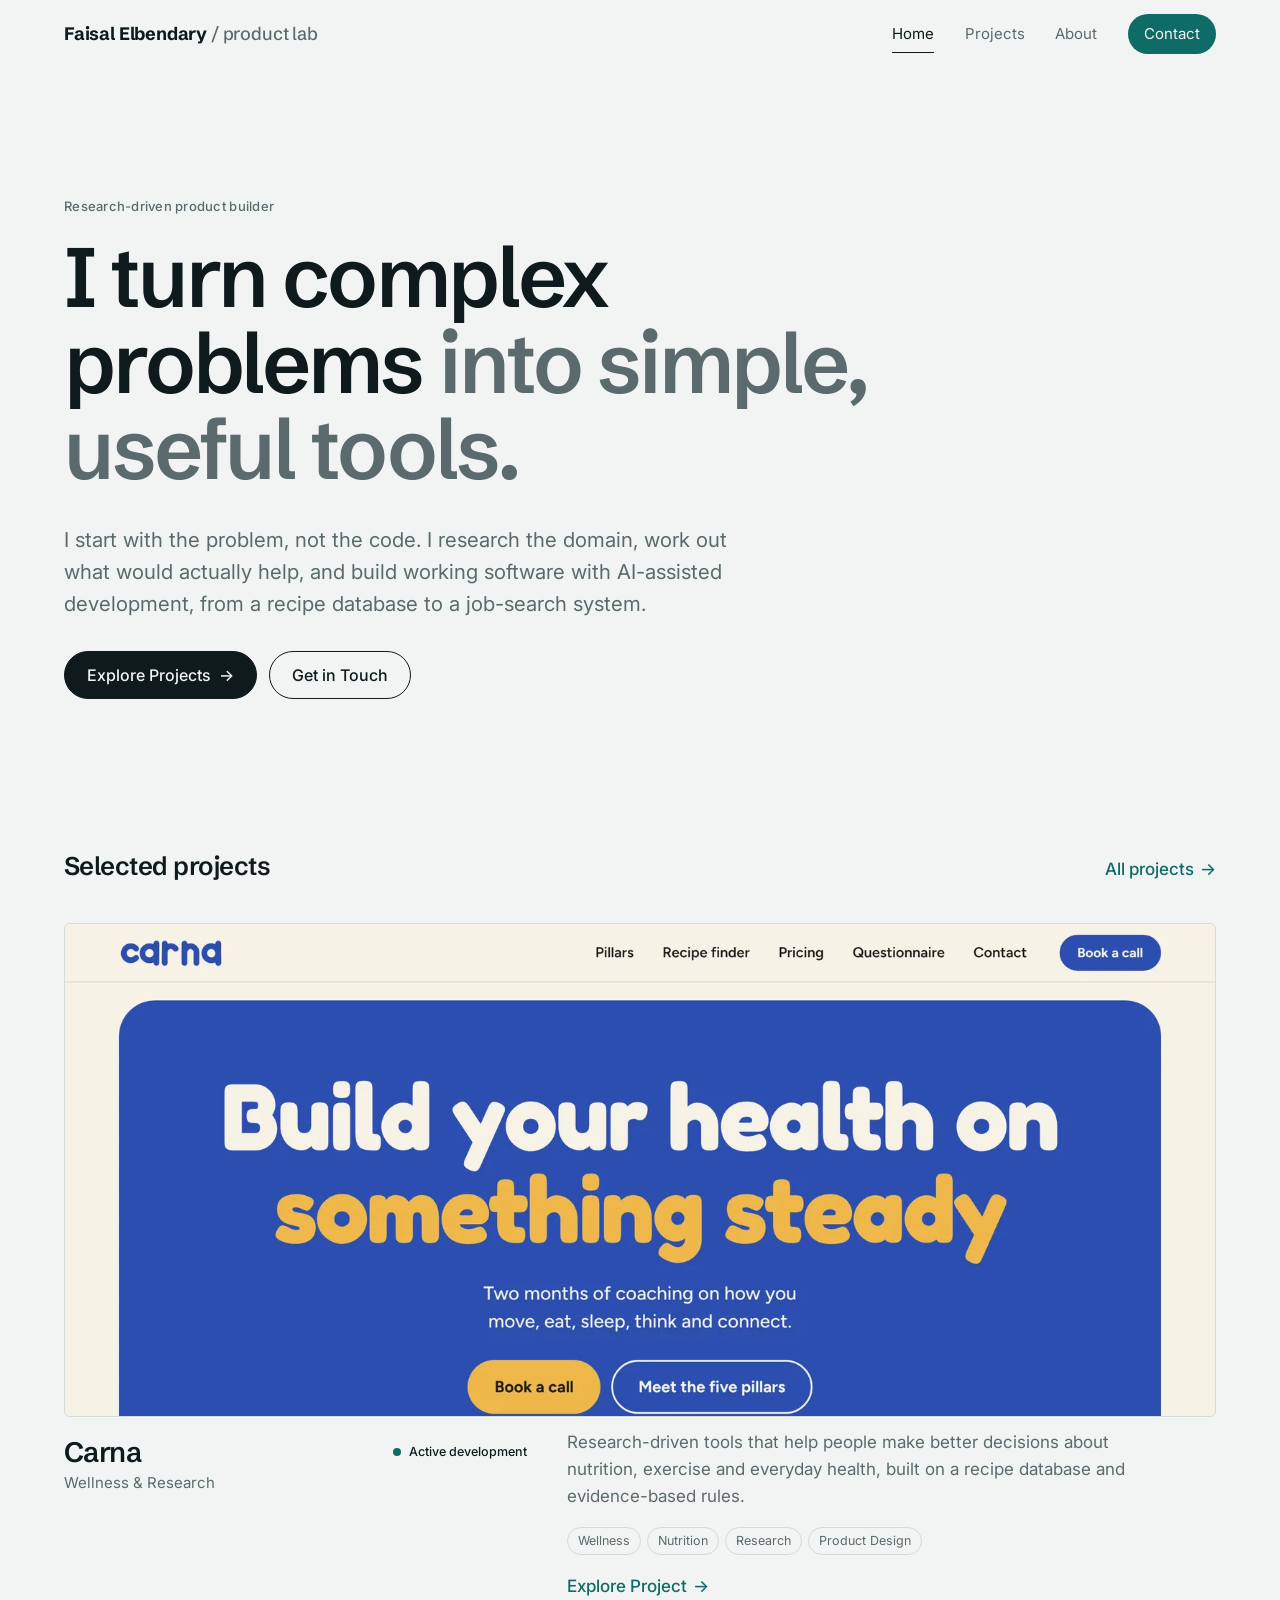
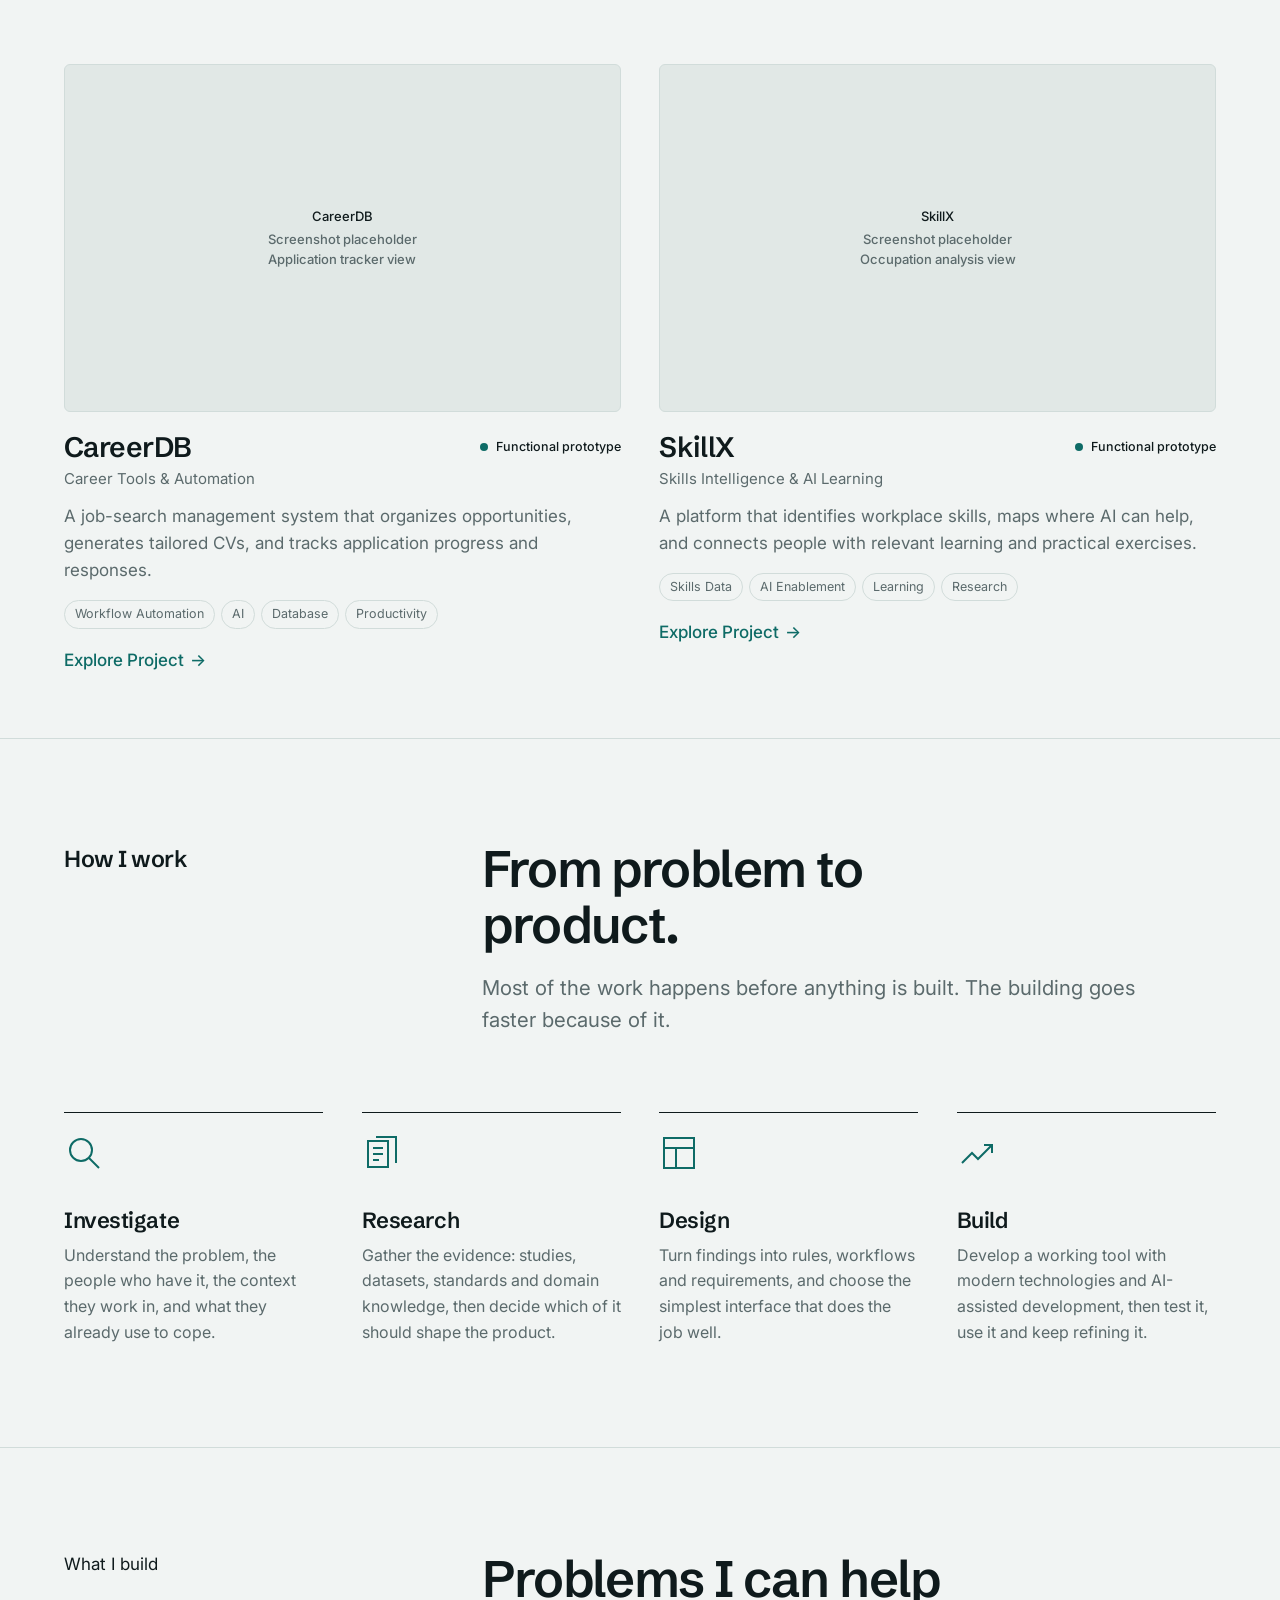
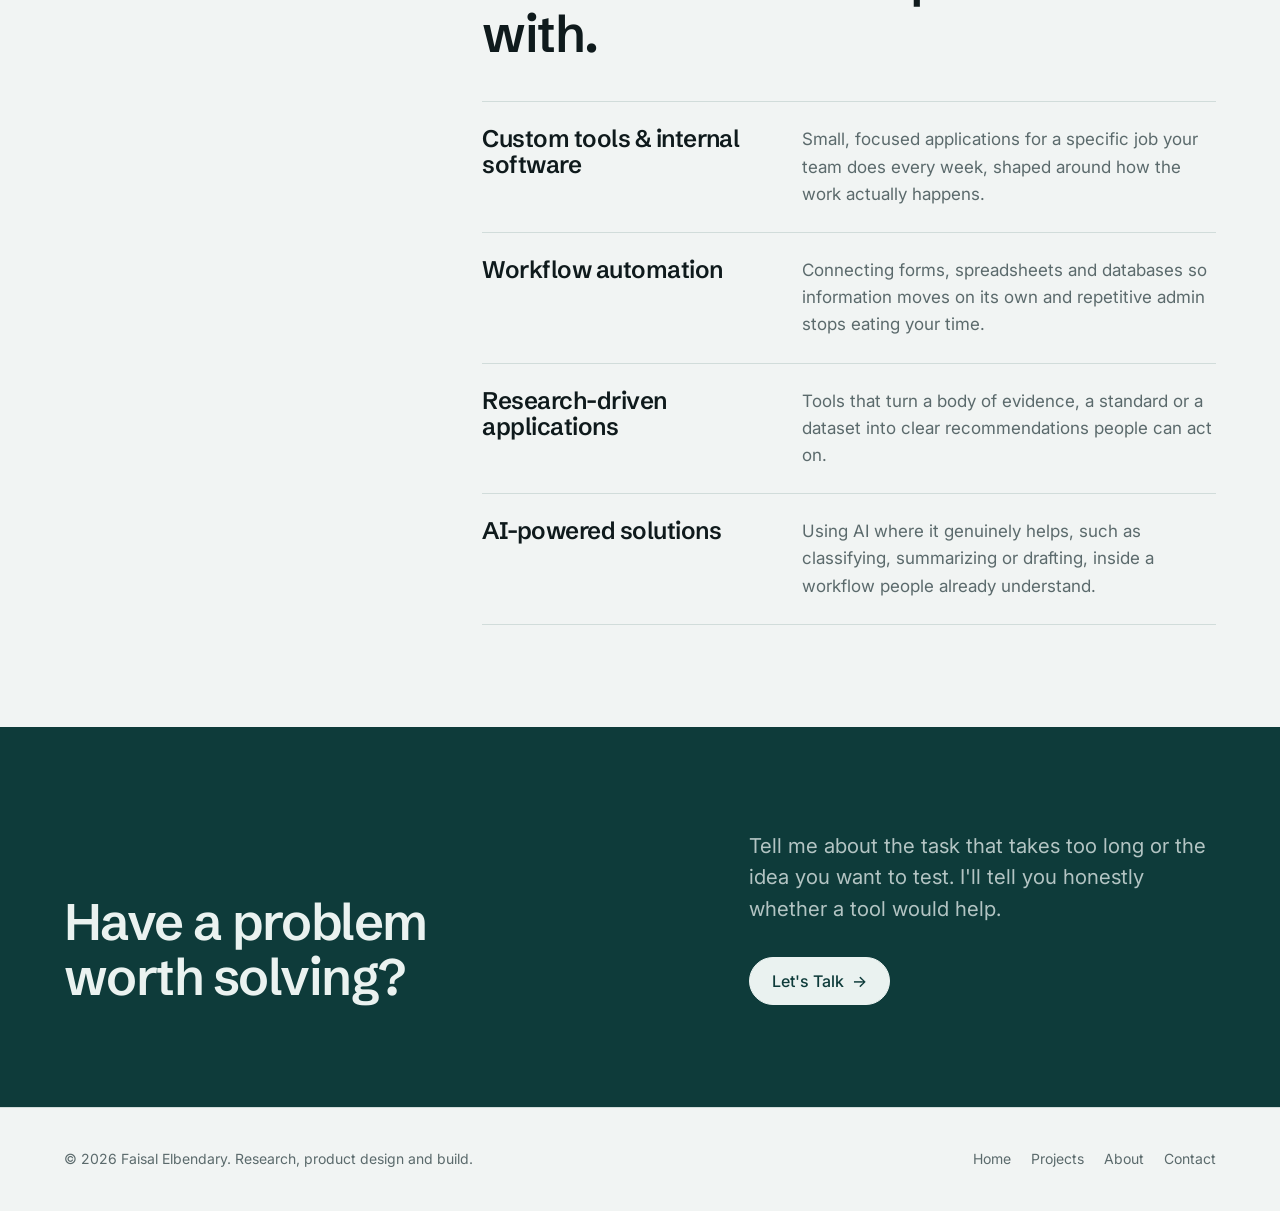
<file: index.html>
<!doctype html>
<html lang="en">
<head>
<meta charset="utf-8">
<meta name="viewport" content="width=device-width, initial-scale=1, viewport-fit=cover">
<meta name="claude:viewport-fit-sides" content="cover">
<title>Faisal Elbendary | Research-driven product builder</title>
<meta name="description" content="I research problems and build practical software tools that solve them.">
<link rel="preconnect" href="https://fonts.googleapis.com">
<link rel="preconnect" href="https://fonts.gstatic.com" crossorigin>
<link rel="stylesheet" href="https://fonts.googleapis.com/css2?family=Inter:wght@400;500&family=Schibsted+Grotesk:wght@500;600;700&display=swap">
<link rel="stylesheet" href="assets/styles.css">
</head>
<body>
<a class="skip" href="#main">Skip to content</a>
<header class="top">
  <div class="wrap">
    <a class="brand" href="index.html">Faisal Elbendary <span>/ product lab</span></a>
    <nav class="nav" aria-label="Main">
      <a class="home" href="index.html" aria-current="page">Home</a>
      <a href="projects.html">Projects</a>
      <a href="about.html">About</a>
      <a class="cta" href="contact.html">Contact</a>
    </nav>
  </div>
</header>
<main id="main">
<section class="hero">
  <div class="wrap">
    <p class="eyebrow">Research-driven product builder</p>
    <h1 class="display">I turn complex problems <span class="soft">into simple, useful tools.</span></h1>
    <p class="lead">I start with the problem, not the code. I research the domain, work out what would actually help, and build working software with AI-assisted development, from a recipe database to a job-search system.</p>
    <div class="btns">
      <a class="btn primary" href="projects.html">Explore Projects <span class="arrow" aria-hidden="true">&rarr;</span></a>
      <a class="btn ghost" href="contact.html">Get in Touch</a>
    </div>
  </div>
</section>

<section class="band tight" aria-labelledby="featured">
  <div class="wrap">
    <div class="sect-head">
      <h2 id="featured" class="h3">Selected projects</h2>
      <a class="link" href="projects.html">All projects <span class="arrow" aria-hidden="true">&rarr;</span></a>
    </div>
    <div class="grid">
      <a class="card" href="projects/carna.html">
        <div class="media"><img src="assets/carna/landing-home.webp" alt="Carna's website home page: a blue hero reading 'Build your health on something steady' above five illustrated pillars" width="1600" height="1000"></div>
        <div class="body">
          <div class="meta">
            <h3>Carna</h3>
            <span class="status">Active development</span>
            <span class="cat">Wellness &amp; Research</span>
          </div>
          <div>
            <p>Research-driven tools that help people make better decisions about nutrition, exercise and everyday health, built on a recipe database and evidence-based rules.</p>
            <ul class="tags"><li>Wellness</li><li>Nutrition</li><li>Research</li><li>Product Design</li></ul>
            <span class="link go">Explore Project <span class="arrow" aria-hidden="true">&rarr;</span></span>
          </div>
        </div>
      </a>
      <a class="card" href="projects/careerdb.html">
        <div class="media ph"><span><b>CareerDB</b>Screenshot placeholder<br>Application tracker view</span></div>
        <div class="meta">
          <h3>CareerDB</h3>
          <span class="status">Functional prototype</span>
          <span class="cat">Career Tools &amp; Automation</span>
        </div>
        <p>A job-search management system that organizes opportunities, generates tailored CVs, and tracks application progress and responses.</p>
        <ul class="tags"><li>Workflow Automation</li><li>AI</li><li>Database</li><li>Productivity</li></ul>
        <span class="link go">Explore Project <span class="arrow" aria-hidden="true">&rarr;</span></span>
      </a>
      <a class="card" href="projects/skillx.html">
        <div class="media ph"><span><b>SkillX</b>Screenshot placeholder<br>Occupation analysis view</span></div>
        <div class="meta">
          <h3>SkillX</h3>
          <span class="status">Functional prototype</span>
          <span class="cat">Skills Intelligence &amp; AI Learning</span>
        </div>
        <p>A platform that identifies workplace skills, maps where AI can help, and connects people with relevant learning and practical exercises.</p>
        <ul class="tags"><li>Skills Data</li><li>AI Enablement</li><li>Learning</li><li>Research</li></ul>
        <span class="link go">Explore Project <span class="arrow" aria-hidden="true">&rarr;</span></span>
      </a>
    </div>
  </div>
</section>

<section class="band rule" aria-labelledby="how">
  <div class="wrap">
    <div class="split">
      <p class="label">How I work</p>
      <div>
        <h2 id="how" class="h2">From problem to product.</h2>
        <p class="lead" style="margin-top:20px">Most of the work happens before anything is built. The building goes faster because of it.</p>
      </div>
    </div>
    <ol class="steps">
      <li>
        <svg viewBox="0 0 40 40" fill="none" stroke="currentColor" stroke-width="2" aria-hidden="true"><circle cx="17" cy="17" r="11"/><path d="M25 25l10 10"/></svg>
        <h3>Investigate</h3>
        <p>Understand the problem, the people who have it, the context they work in, and what they already use to cope.</p>
      </li>
      <li>
        <svg viewBox="0 0 40 40" fill="none" stroke="currentColor" stroke-width="2" aria-hidden="true"><path d="M6 8h20v26H6z"/><path d="M14 4h20v26"/><path d="M11 15h10M11 21h10M11 27h6"/></svg>
        <h3>Research</h3>
        <p>Gather the evidence: studies, datasets, standards and domain knowledge, then decide which of it should shape the product.</p>
      </li>
      <li>
        <svg viewBox="0 0 40 40" fill="none" stroke="currentColor" stroke-width="2" aria-hidden="true"><rect x="5" y="5" width="30" height="30"/><path d="M5 15h30M17 15v20"/></svg>
        <h3>Design</h3>
        <p>Turn findings into rules, workflows and requirements, and choose the simplest interface that does the job well.</p>
      </li>
      <li>
        <svg viewBox="0 0 40 40" fill="none" stroke="currentColor" stroke-width="2" aria-hidden="true"><path d="M5 30l10-10 6 6 14-14"/><path d="M27 12h8v8"/></svg>
        <h3>Build</h3>
        <p>Develop a working tool with modern technologies and AI-assisted development, then test it, use it and keep refining it.</p>
      </li>
    </ol>
  </div>
</section>

<section class="band rule" aria-labelledby="build">
  <div class="wrap split">
    <div>
      <p class="label">What I build</p>
    </div>
    <div>
      <h2 id="build" class="h2" style="margin-bottom:40px">Problems I can help with.</h2>
      <ul class="blist">
        <li><h3>Custom tools &amp; internal software</h3><p>Small, focused applications for a specific job your team does every week, shaped around how the work actually happens.</p></li>
        <li><h3>Workflow automation</h3><p>Connecting forms, spreadsheets and databases so information moves on its own and repetitive admin stops eating your time.</p></li>
        <li><h3>Research-driven applications</h3><p>Tools that turn a body of evidence, a standard or a dataset into clear recommendations people can act on.</p></li>
        <li><h3>AI-powered solutions</h3><p>Using AI where it genuinely helps, such as classifying, summarizing or drafting, inside a workflow people already understand.</p></li>
      </ul>
    </div>
  </div>
</section>

<section class="band close" aria-labelledby="cta">
  <div class="wrap">
    <div>
      <h2 id="cta" class="h2">Have a problem worth solving?</h2>
    </div>
    <div>
      <p class="lead">Tell me about the task that takes too long or the idea you want to test. I'll tell you honestly whether a tool would help.</p>
      <div class="btns"><a class="btn primary" href="contact.html">Let's Talk <span class="arrow" aria-hidden="true">&rarr;</span></a></div>
    </div>
  </div>
</section>
</main>
<footer class="foot">
  <div class="wrap">
    <span>&copy; <span id="year">2026</span> Faisal Elbendary. Research, product design and build.</span>
    <nav aria-label="Footer">
      <a href="index.html">Home</a>
      <a href="projects.html">Projects</a>
      <a href="about.html">About</a>
      <a href="contact.html">Contact</a>
    </nav>
  </div>
</footer>
<script src="assets/site.js"></script>
</body>
</html>
</file>
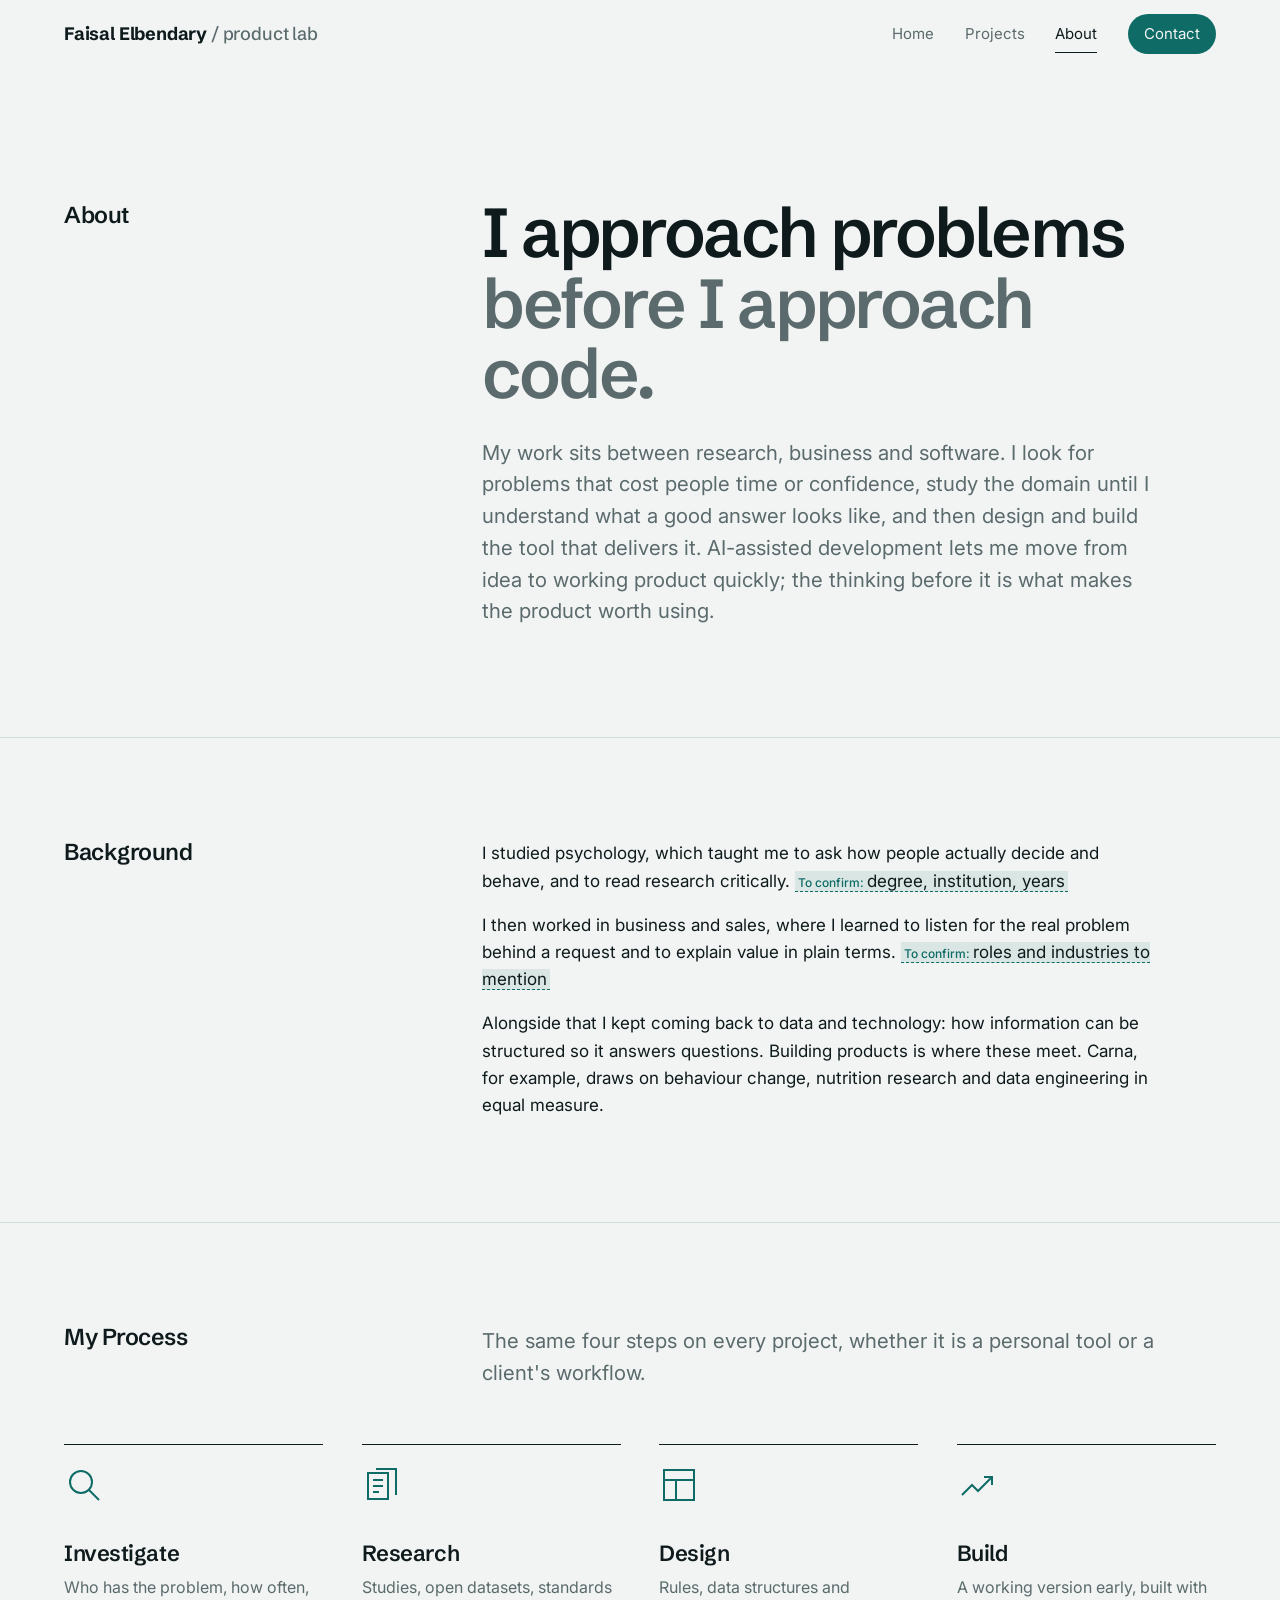
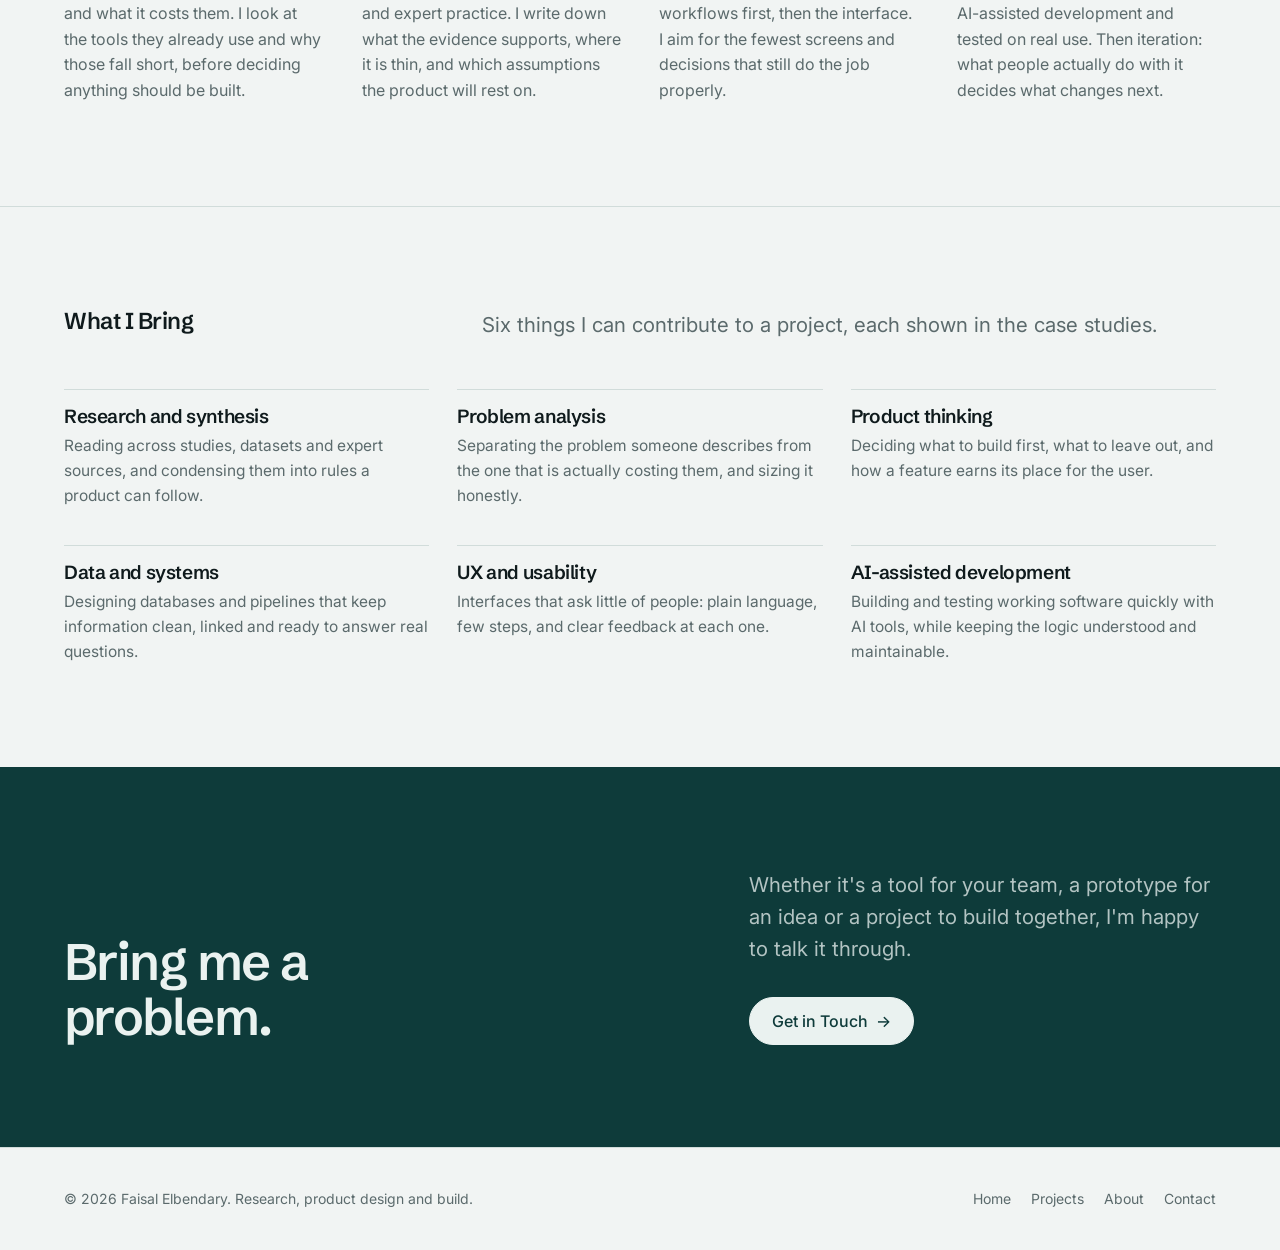
<file: about.html>
<!doctype html>
<html lang="en">
<head>
<meta charset="utf-8">
<meta name="viewport" content="width=device-width, initial-scale=1, viewport-fit=cover">
<meta name="claude:viewport-fit-sides" content="cover">
<title>About | Faisal Elbendary</title>
<meta name="description" content="How I approach problems: research, product thinking and AI-assisted building.">
<link rel="preconnect" href="https://fonts.googleapis.com">
<link rel="preconnect" href="https://fonts.gstatic.com" crossorigin>
<link rel="stylesheet" href="https://fonts.googleapis.com/css2?family=Inter:wght@400;500&family=Schibsted+Grotesk:wght@500;600;700&display=swap">
<link rel="stylesheet" href="assets/styles.css">
</head>
<body>
<a class="skip" href="#main">Skip to content</a>
<header class="top">
  <div class="wrap">
    <a class="brand" href="index.html">Faisal Elbendary <span>/ product lab</span></a>
    <nav class="nav" aria-label="Main">
      <a class="home" href="index.html">Home</a>
      <a href="projects.html">Projects</a>
      <a href="about.html" aria-current="page">About</a>
      <a class="cta" href="contact.html">Contact</a>
    </nav>
  </div>
</header>
<main id="main">
<section class="hero">
  <div class="wrap split">
    <p class="label">About</p>
    <div>
      <h1 class="display" style="font-size:clamp(38px,5.4vw,72px)">I approach problems <span class="soft">before I approach code.</span></h1>
      <p class="lead" style="margin-top:28px">My work sits between research, business and software. I look for problems that cost people time or confidence, study the domain until I understand what a good answer looks like, and then design and build the tool that delivers it. AI-assisted development lets me move from idea to working product quickly; the thinking before it is what makes the product worth using.</p>
    </div>
  </div>
</section>

<section class="band rule">
  <div class="wrap split">
    <h2 class="label">Background</h2>
    <div class="prose">
      <p>I studied psychology, which taught me to ask how people actually decide and behave, and to read research critically. <em class="todo">degree, institution, years</em></p>
      <p>I then worked in business and sales, where I learned to listen for the real problem behind a request and to explain value in plain terms. <em class="todo">roles and industries to mention</em></p>
      <p>Alongside that I kept coming back to data and technology: how information can be structured so it answers questions. Building products is where these meet. Carna, for example, draws on behaviour change, nutrition research and data engineering in equal measure.</p>
    </div>
  </div>
</section>

<section class="band rule">
  <div class="wrap">
    <div class="split"><h2 class="label">My Process</h2><p class="lead" style="margin:0">The same four steps on every project, whether it is a personal tool or a client's workflow.</p></div>
    <ol class="steps">
      <li>
        <svg viewBox="0 0 40 40" fill="none" stroke="currentColor" stroke-width="2" aria-hidden="true"><circle cx="17" cy="17" r="11"/><path d="M25 25l10 10"/></svg>
        <h3>Investigate</h3>
        <p>Who has the problem, how often, and what it costs them. I look at the tools they already use and why those fall short, before deciding anything should be built.</p>
      </li>
      <li>
        <svg viewBox="0 0 40 40" fill="none" stroke="currentColor" stroke-width="2" aria-hidden="true"><path d="M6 8h20v26H6z"/><path d="M14 4h20v26"/><path d="M11 15h10M11 21h10M11 27h6"/></svg>
        <h3>Research</h3>
        <p>Studies, open datasets, standards and expert practice. I write down what the evidence supports, where it is thin, and which assumptions the product will rest on.</p>
      </li>
      <li>
        <svg viewBox="0 0 40 40" fill="none" stroke="currentColor" stroke-width="2" aria-hidden="true"><rect x="5" y="5" width="30" height="30"/><path d="M5 15h30M17 15v20"/></svg>
        <h3>Design</h3>
        <p>Rules, data structures and workflows first, then the interface. I aim for the fewest screens and decisions that still do the job properly.</p>
      </li>
      <li>
        <svg viewBox="0 0 40 40" fill="none" stroke="currentColor" stroke-width="2" aria-hidden="true"><path d="M5 30l10-10 6 6 14-14"/><path d="M27 12h8v8"/></svg>
        <h3>Build</h3>
        <p>A working version early, built with AI-assisted development and tested on real use. Then iteration: what people actually do with it decides what changes next.</p>
      </li>
    </ol>
  </div>
</section>

<section class="band rule">
  <div class="wrap">
    <div class="split" style="margin-bottom:48px"><h2 class="label">What I Bring</h2><p class="lead" style="margin:0">Six things I can contribute to a project, each shown in the case studies.</p></div>
    <ul class="caps">
      <li><h3>Research and synthesis</h3><p>Reading across studies, datasets and expert sources, and condensing them into rules a product can follow.</p></li>
      <li><h3>Problem analysis</h3><p>Separating the problem someone describes from the one that is actually costing them, and sizing it honestly.</p></li>
      <li><h3>Product thinking</h3><p>Deciding what to build first, what to leave out, and how a feature earns its place for the user.</p></li>
      <li><h3>Data and systems</h3><p>Designing databases and pipelines that keep information clean, linked and ready to answer real questions.</p></li>
      <li><h3>UX and usability</h3><p>Interfaces that ask little of people: plain language, few steps, and clear feedback at each one.</p></li>
      <li><h3>AI-assisted development</h3><p>Building and testing working software quickly with AI tools, while keeping the logic understood and maintainable.</p></li>
    </ul>
  </div>
</section>

<section class="band close" aria-labelledby="cta">
  <div class="wrap">
    <h2 id="cta" class="h2">Bring me a problem.</h2>
    <div>
      <p class="lead">Whether it's a tool for your team, a prototype for an idea or a project to build together, I'm happy to talk it through.</p>
      <div class="btns"><a class="btn primary" href="contact.html">Get in Touch <span class="arrow" aria-hidden="true">&rarr;</span></a></div>
    </div>
  </div>
</section>
</main>
<footer class="foot">
  <div class="wrap">
    <span>&copy; <span id="year">2026</span> Faisal Elbendary. Research, product design and build.</span>
    <nav aria-label="Footer">
      <a href="index.html">Home</a>
      <a href="projects.html">Projects</a>
      <a href="about.html">About</a>
      <a href="contact.html">Contact</a>
    </nav>
  </div>
</footer>
<script src="assets/site.js"></script>
</body>
</html>
</file>
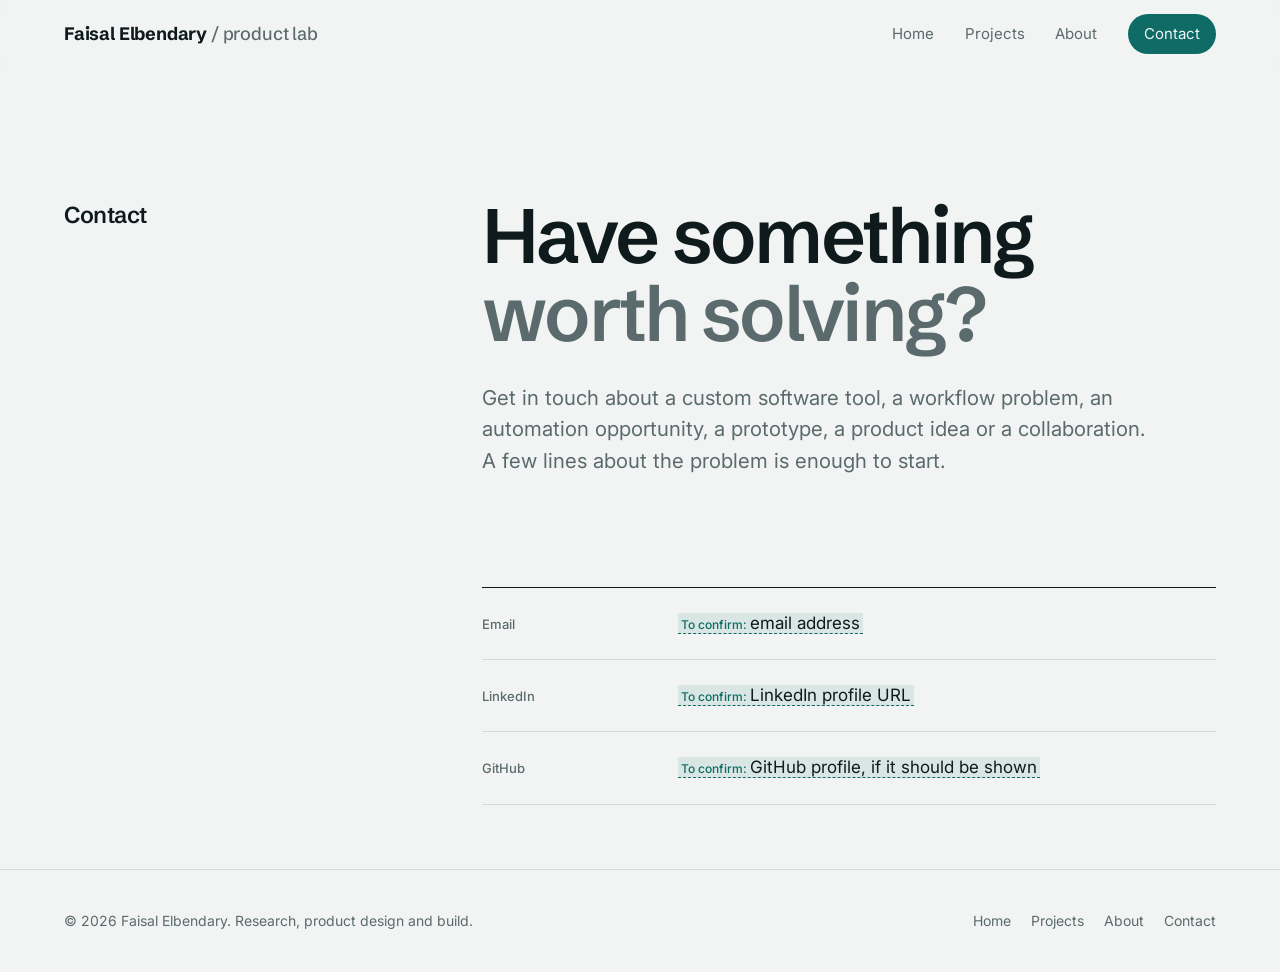
<file: contact.html>
<!doctype html>
<html lang="en">
<head>
<meta charset="utf-8">
<meta name="viewport" content="width=device-width, initial-scale=1, viewport-fit=cover">
<meta name="claude:viewport-fit-sides" content="cover">
<title>Contact | Faisal Elbendary</title>
<meta name="description" content="Get in touch about a custom tool, a workflow problem or a product idea.">
<link rel="preconnect" href="https://fonts.googleapis.com">
<link rel="preconnect" href="https://fonts.gstatic.com" crossorigin>
<link rel="stylesheet" href="https://fonts.googleapis.com/css2?family=Inter:wght@400;500&family=Schibsted+Grotesk:wght@500;600;700&display=swap">
<link rel="stylesheet" href="assets/styles.css">
</head>
<body>
<a class="skip" href="#main">Skip to content</a>
<header class="top">
  <div class="wrap">
    <a class="brand" href="index.html">Faisal Elbendary <span>/ product lab</span></a>
    <nav class="nav" aria-label="Main">
      <a class="home" href="index.html">Home</a>
      <a href="projects.html">Projects</a>
      <a href="about.html">About</a>
      <a class="cta" href="contact.html" aria-current="page">Contact</a>
    </nav>
  </div>
</header>
<main id="main">
<section class="hero">
  <div class="wrap split">
    <p class="label">Contact</p>
    <div>
      <h1 class="display" style="font-size:clamp(40px,6vw,80px)">Have something <span class="soft">worth solving?</span></h1>
      <p class="lead" style="margin-top:28px">Get in touch about a custom software tool, a workflow problem, an automation opportunity, a prototype, a product idea or a collaboration. A few lines about the problem is enough to start.</p>
    </div>
  </div>
</section>

<section class="band tight" style="padding-top:0">
  <div class="wrap split">
    <div></div>
    <ul class="contact-list">
      <li><span class="k">Email</span><span><em class="todo">email address</em></span></li>
      <li><span class="k">LinkedIn</span><span><em class="todo">LinkedIn profile URL</em></span></li>
      <li><span class="k">GitHub</span><span><em class="todo">GitHub profile, if it should be shown</em></span></li>
    </ul>
  </div>
</section>
</main>
<footer class="foot">
  <div class="wrap">
    <span>&copy; <span id="year">2026</span> Faisal Elbendary. Research, product design and build.</span>
    <nav aria-label="Footer">
      <a href="index.html">Home</a>
      <a href="projects.html">Projects</a>
      <a href="about.html">About</a>
      <a href="contact.html">Contact</a>
    </nav>
  </div>
</footer>
<script src="assets/site.js"></script>
</body>
</html>
</file>
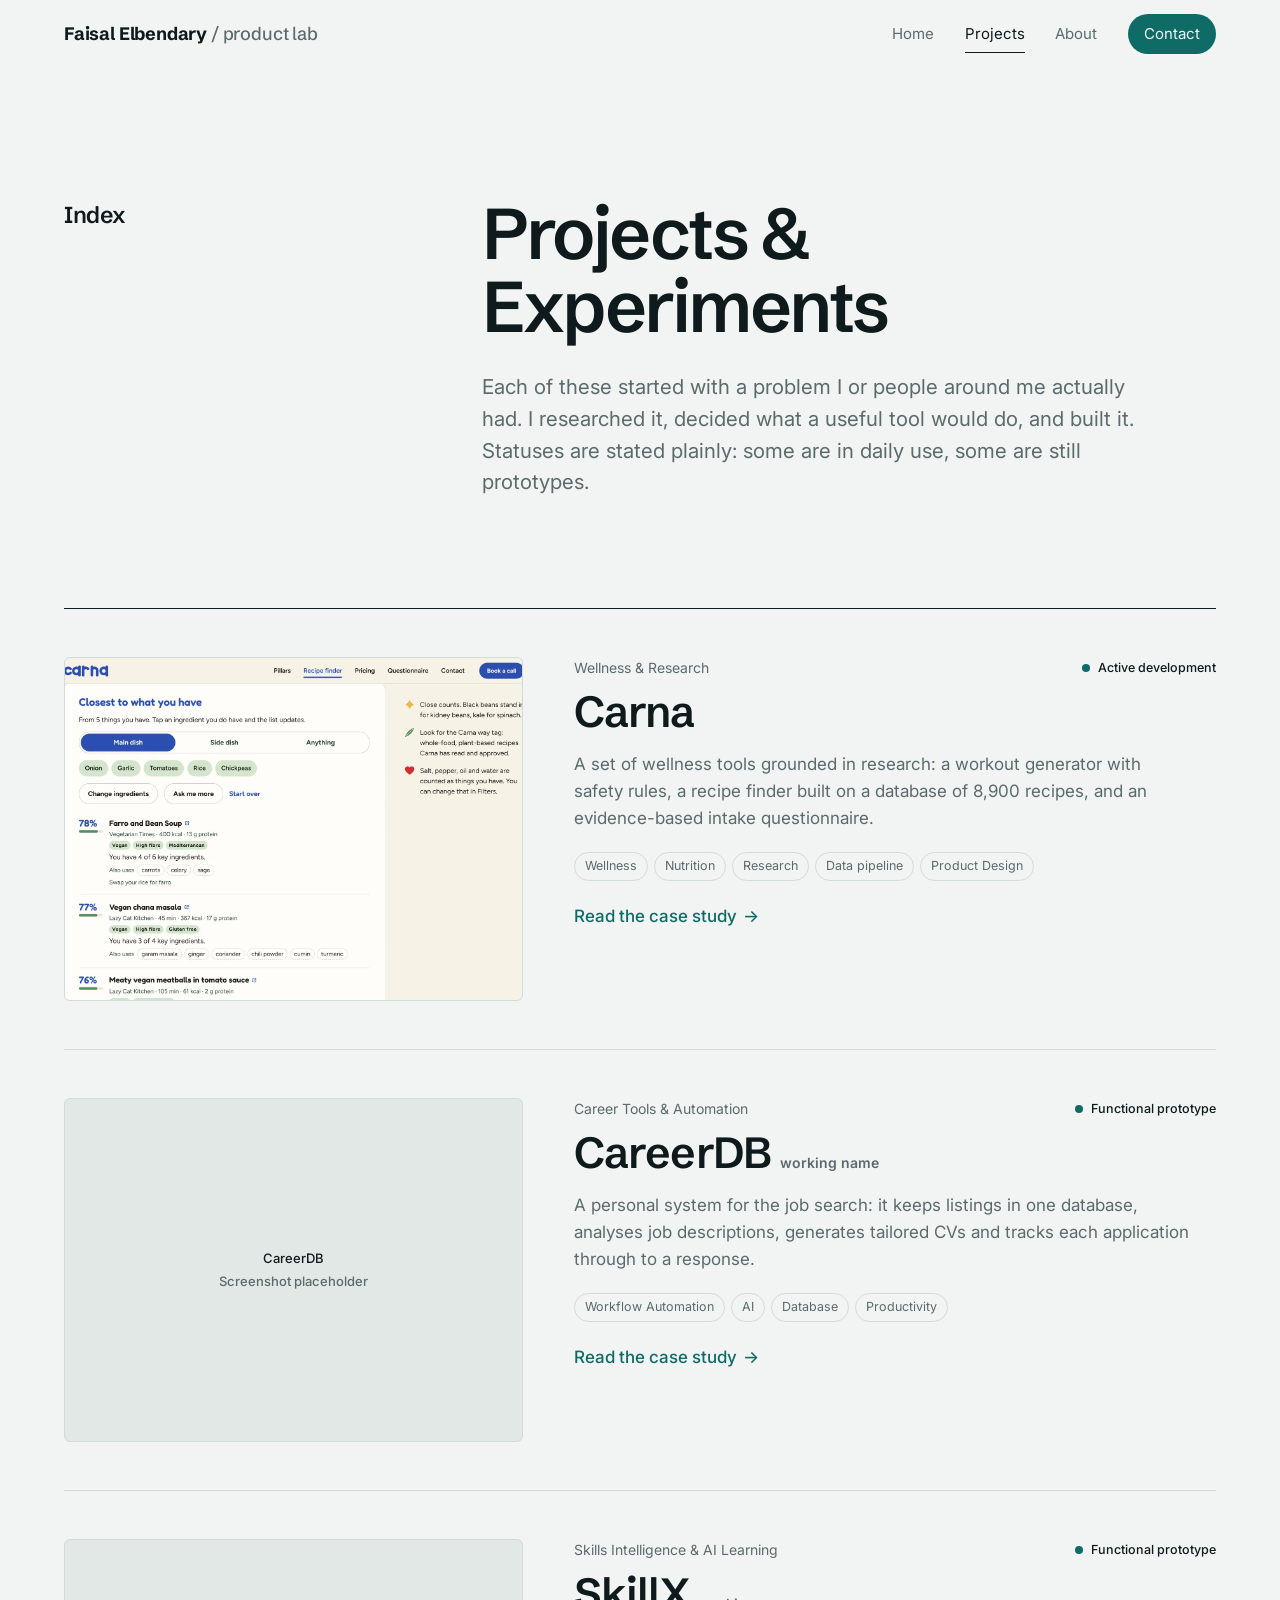
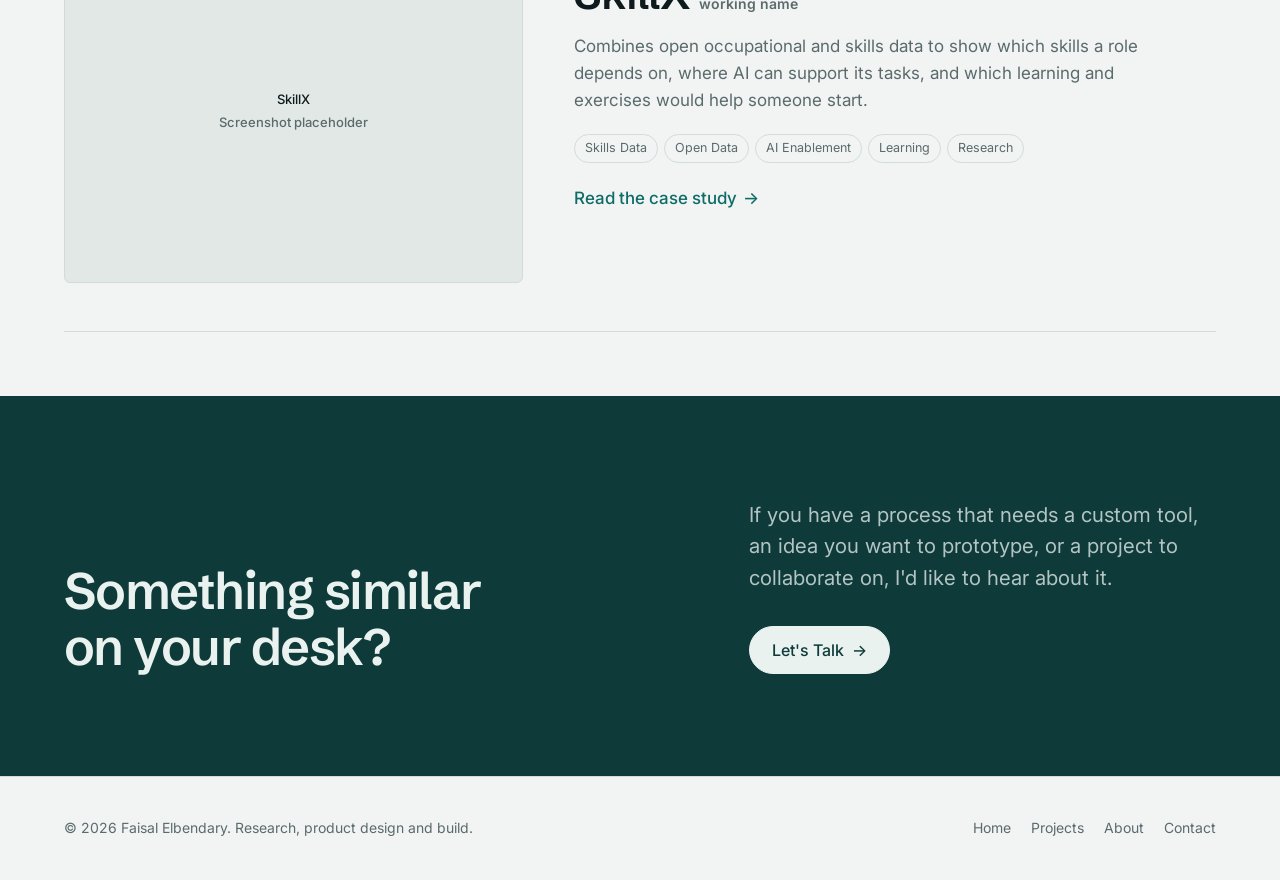
<file: projects.html>
<!doctype html>
<html lang="en">
<head>
<meta charset="utf-8">
<meta name="viewport" content="width=device-width, initial-scale=1, viewport-fit=cover">
<meta name="claude:viewport-fit-sides" content="cover">
<title>Projects | Faisal Elbendary</title>
<meta name="description" content="Tools and products built around real problems, research and experimentation.">
<link rel="preconnect" href="https://fonts.googleapis.com">
<link rel="preconnect" href="https://fonts.gstatic.com" crossorigin>
<link rel="stylesheet" href="https://fonts.googleapis.com/css2?family=Inter:wght@400;500&family=Schibsted+Grotesk:wght@500;600;700&display=swap">
<link rel="stylesheet" href="assets/styles.css">
</head>
<body>
<a class="skip" href="#main">Skip to content</a>
<header class="top">
  <div class="wrap">
    <a class="brand" href="index.html">Faisal Elbendary <span>/ product lab</span></a>
    <nav class="nav" aria-label="Main">
      <a class="home" href="index.html">Home</a>
      <a href="projects.html" aria-current="page">Projects</a>
      <a href="about.html">About</a>
      <a class="cta" href="contact.html">Contact</a>
    </nav>
  </div>
</header>
<main id="main">
<section class="hero">
  <div class="wrap split">
    <p class="label">Index</p>
    <div>
      <h1 class="display" style="font-size:clamp(40px,5.6vw,72px)">Projects &amp; Experiments</h1>
      <p class="lead" style="margin-top:28px">Each of these started with a problem I or people around me actually had. I researched it, decided what a useful tool would do, and built it. Statuses are stated plainly: some are in daily use, some are still prototypes.</p>
    </div>
  </div>
</section>

<section class="band tight" style="padding-top:0">
  <div class="wrap">
    <ul class="plist">
      <li>
        <a href="projects/carna.html">
          <div class="media"><img src="assets/carna/recipe-results.webp" alt="Carna's recipe finder showing ranked recipes with match percentages, key ingredients and suggested swaps" width="1600" height="1075" loading="lazy"></div>
          <div>
            <div class="row"><span class="small">Wellness &amp; Research</span><span class="status">Active development</span></div>
            <h2>Carna</h2>
            <p>A set of wellness tools grounded in research: a workout generator with safety rules, a recipe finder built on a database of 8,900 recipes, and an evidence-based intake questionnaire.</p>
            <ul class="tags"><li>Wellness</li><li>Nutrition</li><li>Research</li><li>Data pipeline</li><li>Product Design</li></ul>
            <span class="link" style="margin-top:22px">Read the case study <span class="arrow" aria-hidden="true">&rarr;</span></span>
          </div>
        </a>
      </li>
      <li>
        <a href="projects/careerdb.html">
          <div class="media ph"><span><b>CareerDB</b>Screenshot placeholder</span></div>
          <div>
            <div class="row"><span class="small">Career Tools &amp; Automation</span><span class="status">Functional prototype</span></div>
            <h2>CareerDB <span class="small" style="font-family:var(--text);letter-spacing:0">working name</span></h2>
            <p>A personal system for the job search: it keeps listings in one database, analyses job descriptions, generates tailored CVs and tracks each application through to a response.</p>
            <ul class="tags"><li>Workflow Automation</li><li>AI</li><li>Database</li><li>Productivity</li></ul>
            <span class="link" style="margin-top:22px">Read the case study <span class="arrow" aria-hidden="true">&rarr;</span></span>
          </div>
        </a>
      </li>
      <li>
        <a href="projects/skillx.html">
          <div class="media ph"><span><b>SkillX</b>Screenshot placeholder</span></div>
          <div>
            <div class="row"><span class="small">Skills Intelligence &amp; AI Learning</span><span class="status">Functional prototype</span></div>
            <h2>SkillX <span class="small" style="font-family:var(--text);letter-spacing:0">working name</span></h2>
            <p>Combines open occupational and skills data to show which skills a role depends on, where AI can support its tasks, and which learning and exercises would help someone start.</p>
            <ul class="tags"><li>Skills Data</li><li>Open Data</li><li>AI Enablement</li><li>Learning</li><li>Research</li></ul>
            <span class="link" style="margin-top:22px">Read the case study <span class="arrow" aria-hidden="true">&rarr;</span></span>
          </div>
        </a>
      </li>
    </ul>
  </div>
</section>

<section class="band close" aria-labelledby="cta">
  <div class="wrap">
    <h2 id="cta" class="h2">Something similar on your desk?</h2>
    <div>
      <p class="lead">If you have a process that needs a custom tool, an idea you want to prototype, or a project to collaborate on, I'd like to hear about it.</p>
      <div class="btns"><a class="btn primary" href="contact.html">Let's Talk <span class="arrow" aria-hidden="true">&rarr;</span></a></div>
    </div>
  </div>
</section>
</main>
<footer class="foot">
  <div class="wrap">
    <span>&copy; <span id="year">2026</span> Faisal Elbendary. Research, product design and build.</span>
    <nav aria-label="Footer">
      <a href="index.html">Home</a>
      <a href="projects.html">Projects</a>
      <a href="about.html">About</a>
      <a href="contact.html">Contact</a>
    </nav>
  </div>
</footer>
<script src="assets/site.js"></script>
</body>
</html>
</file>
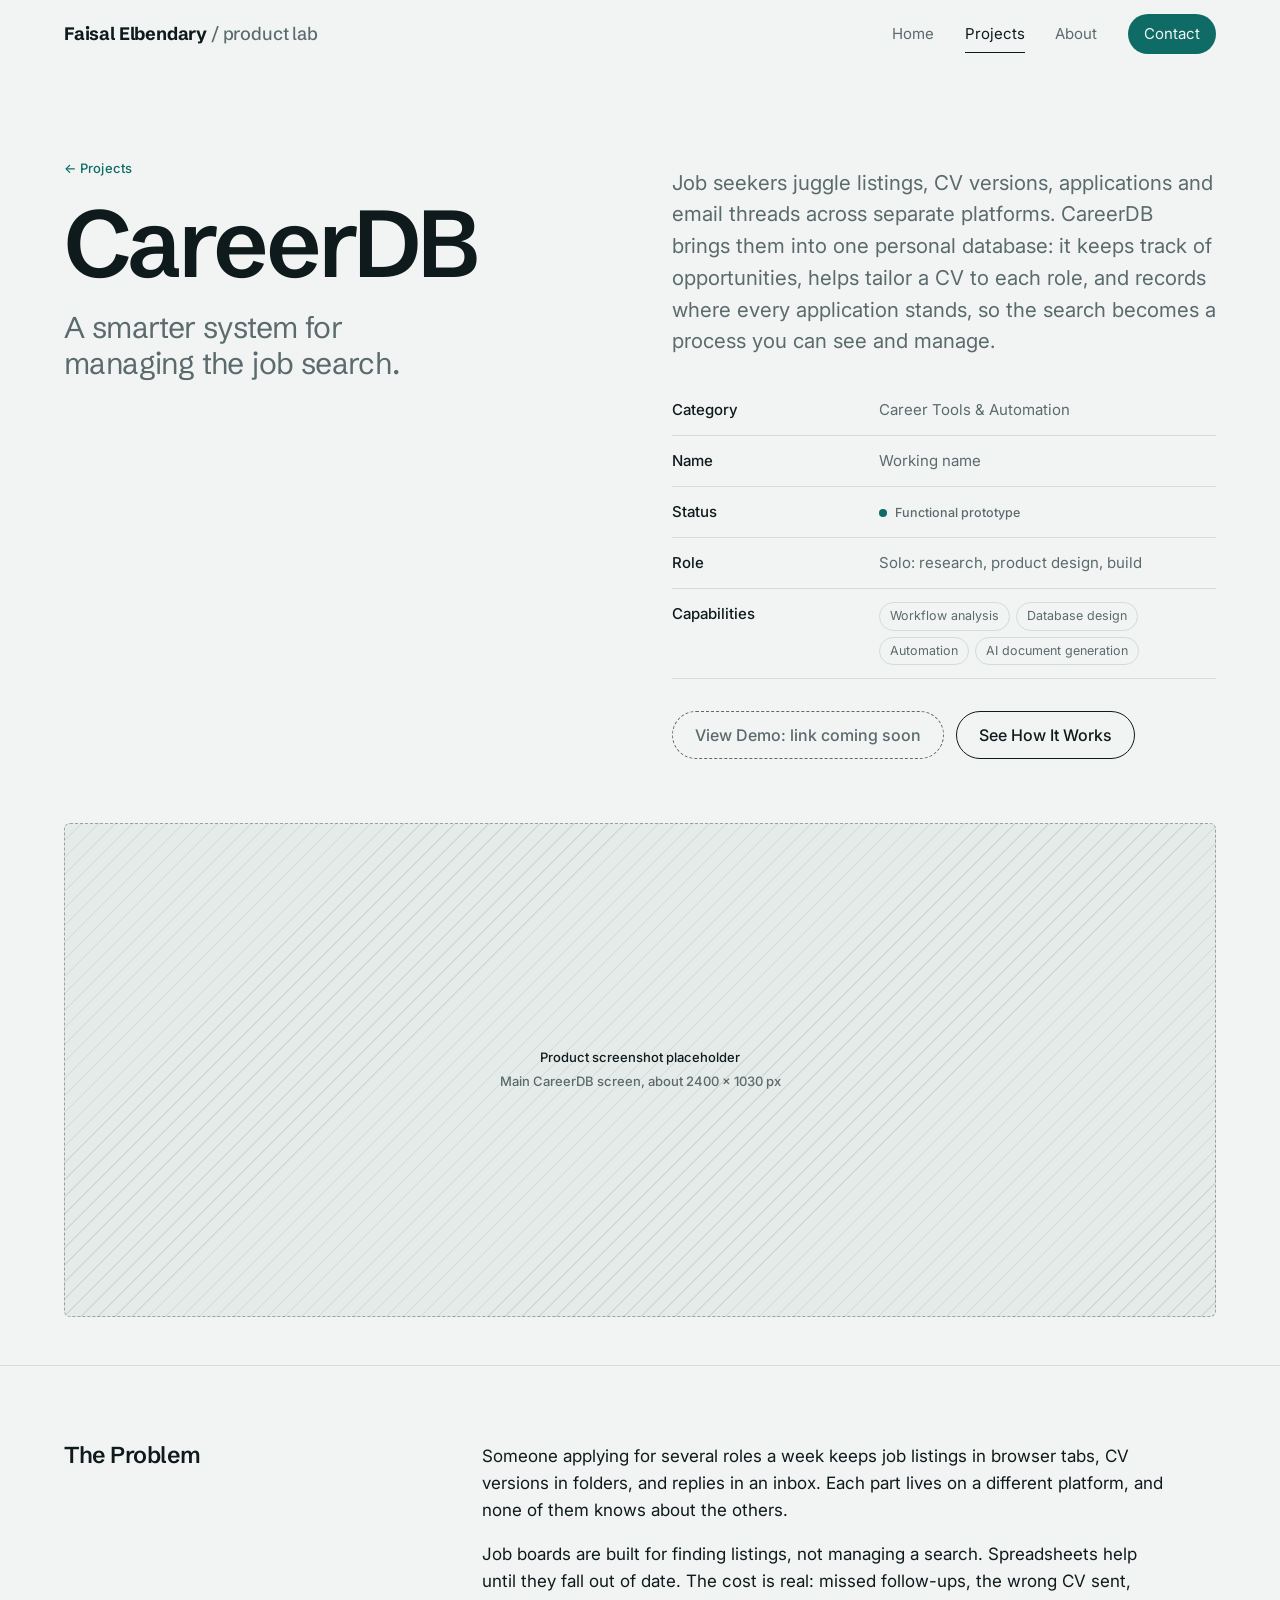
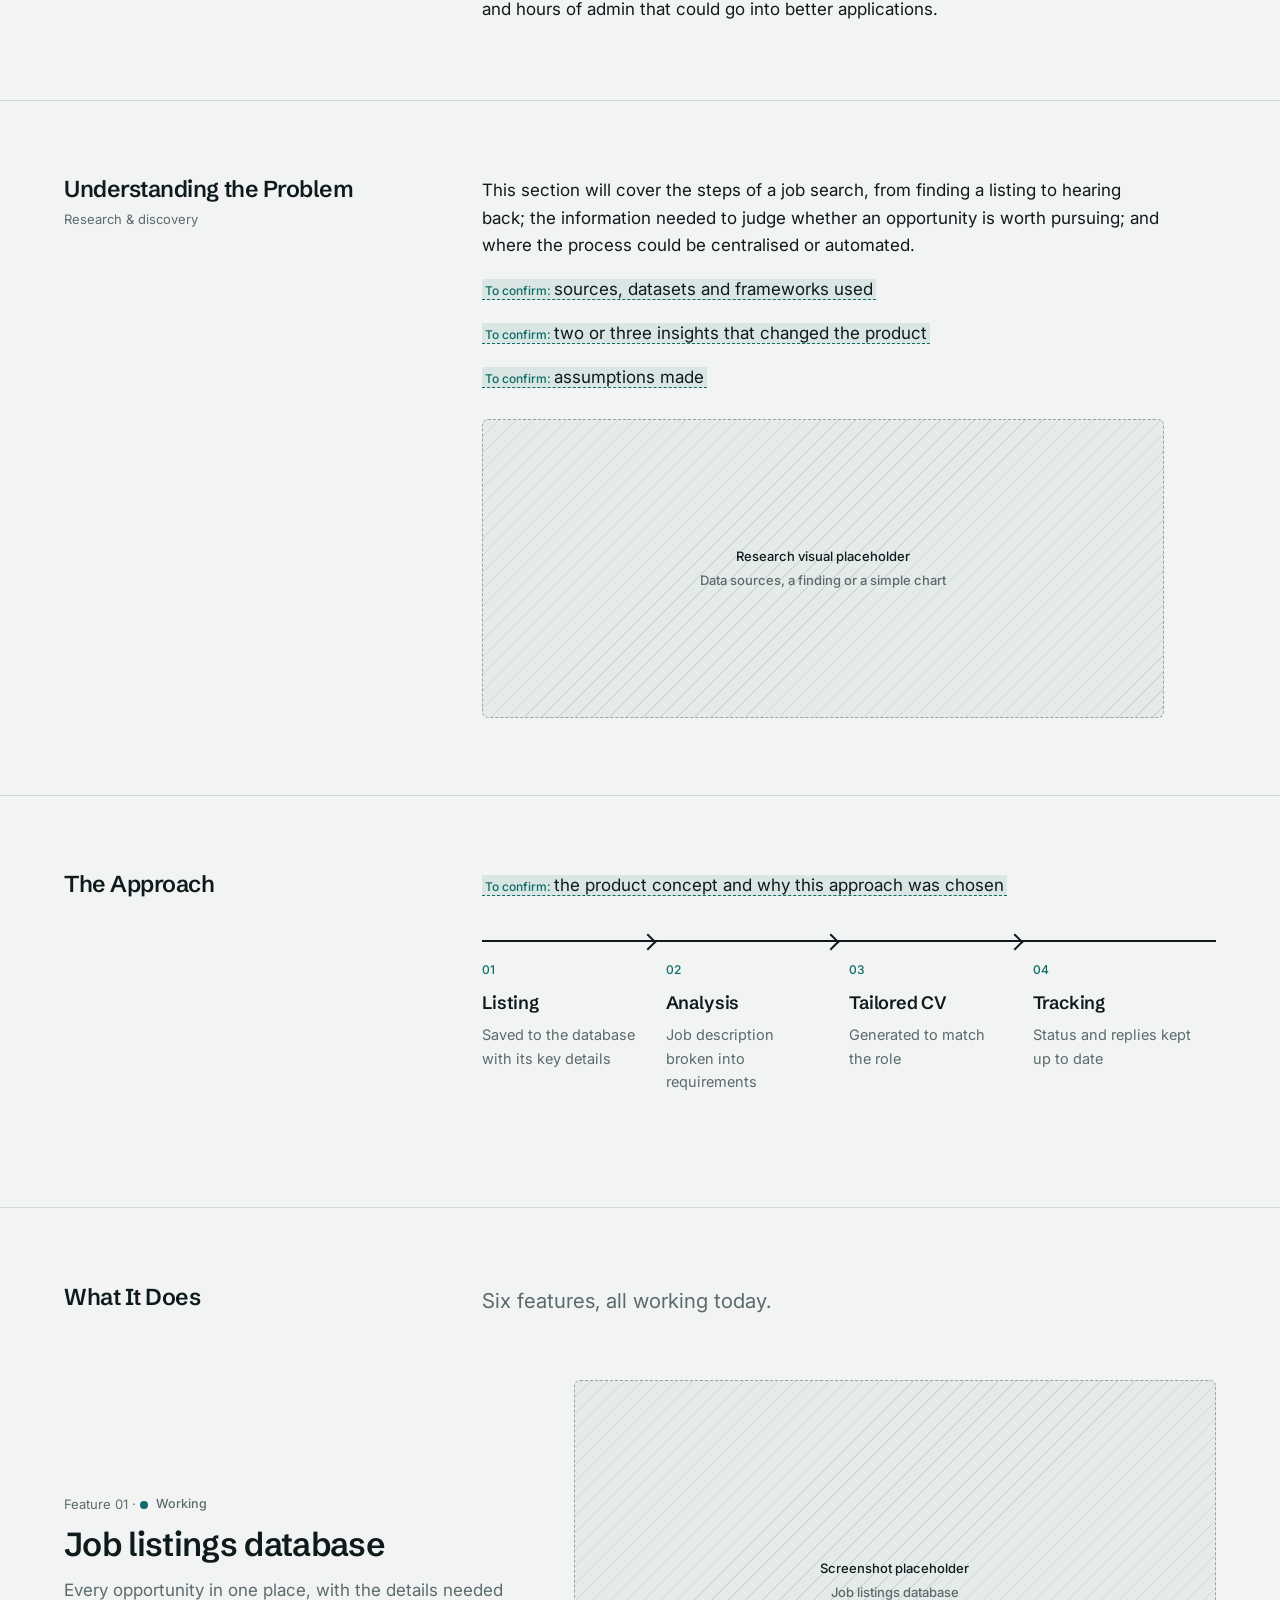
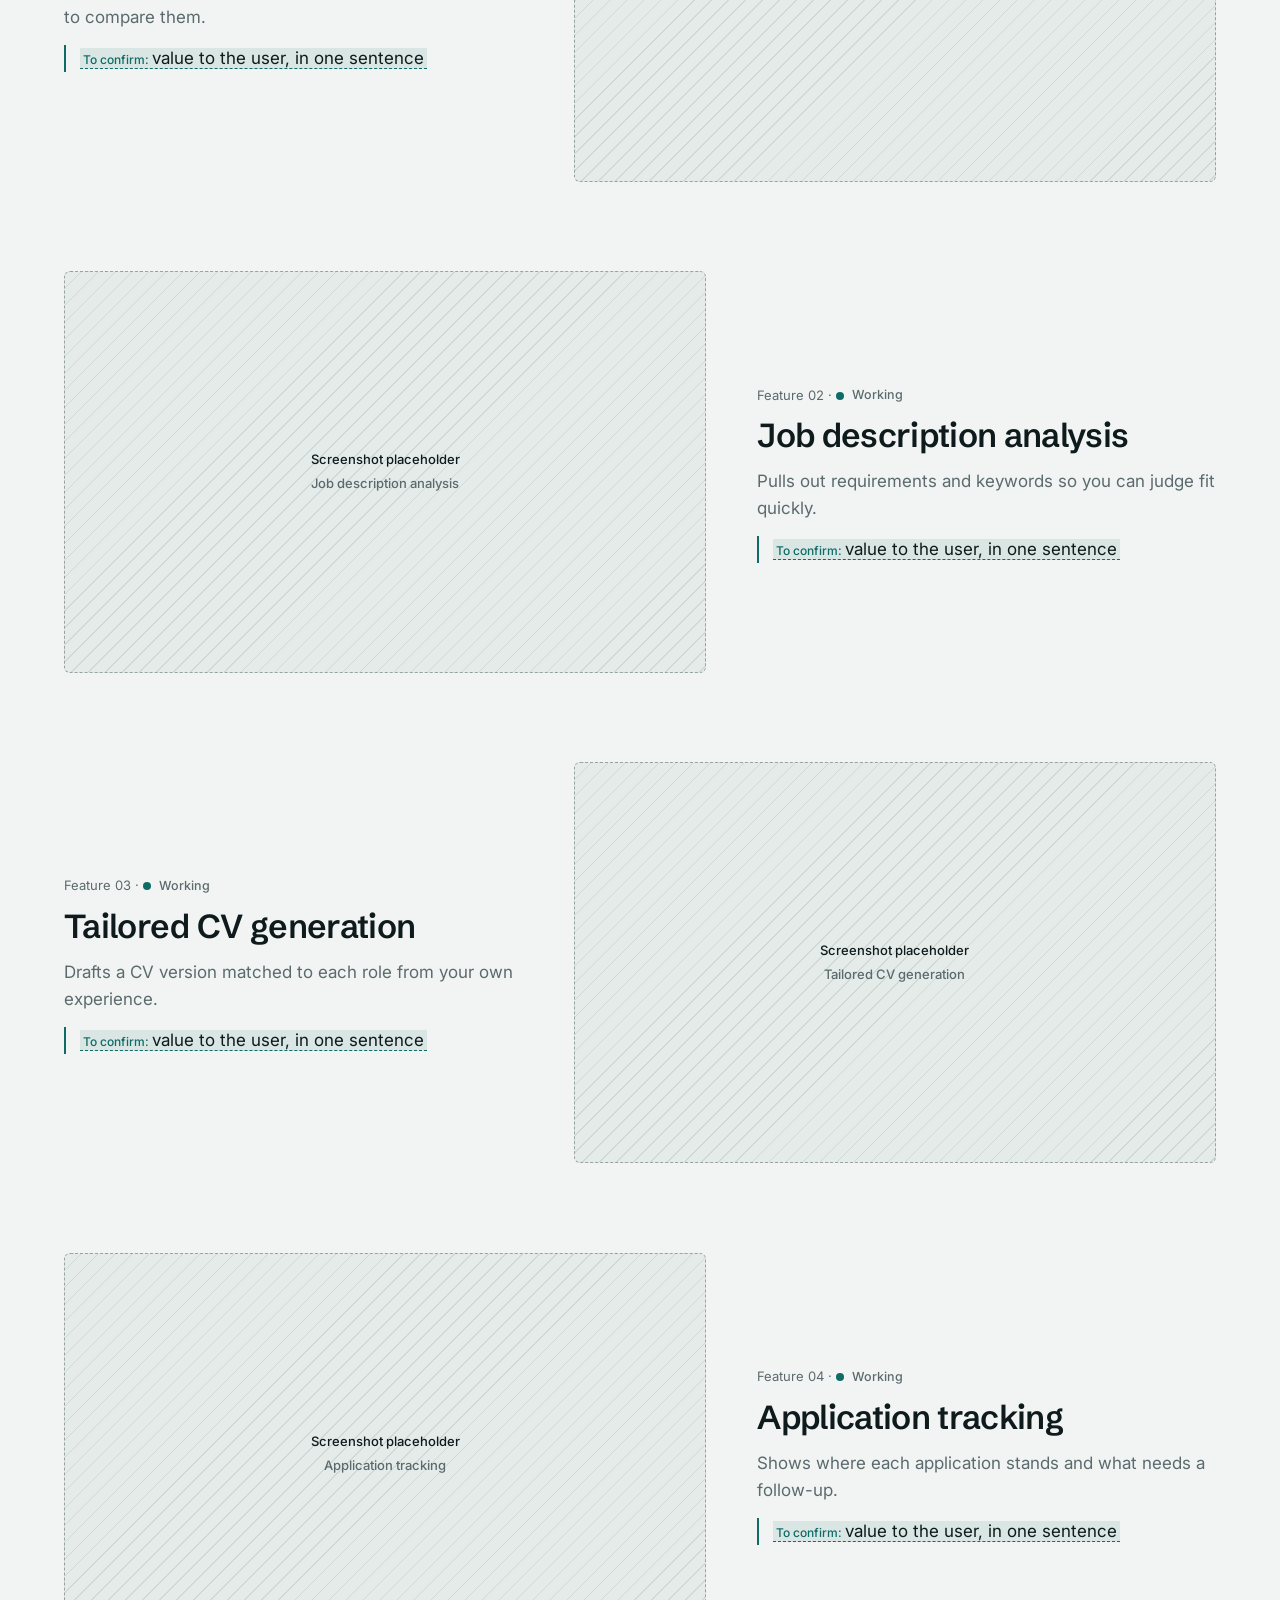
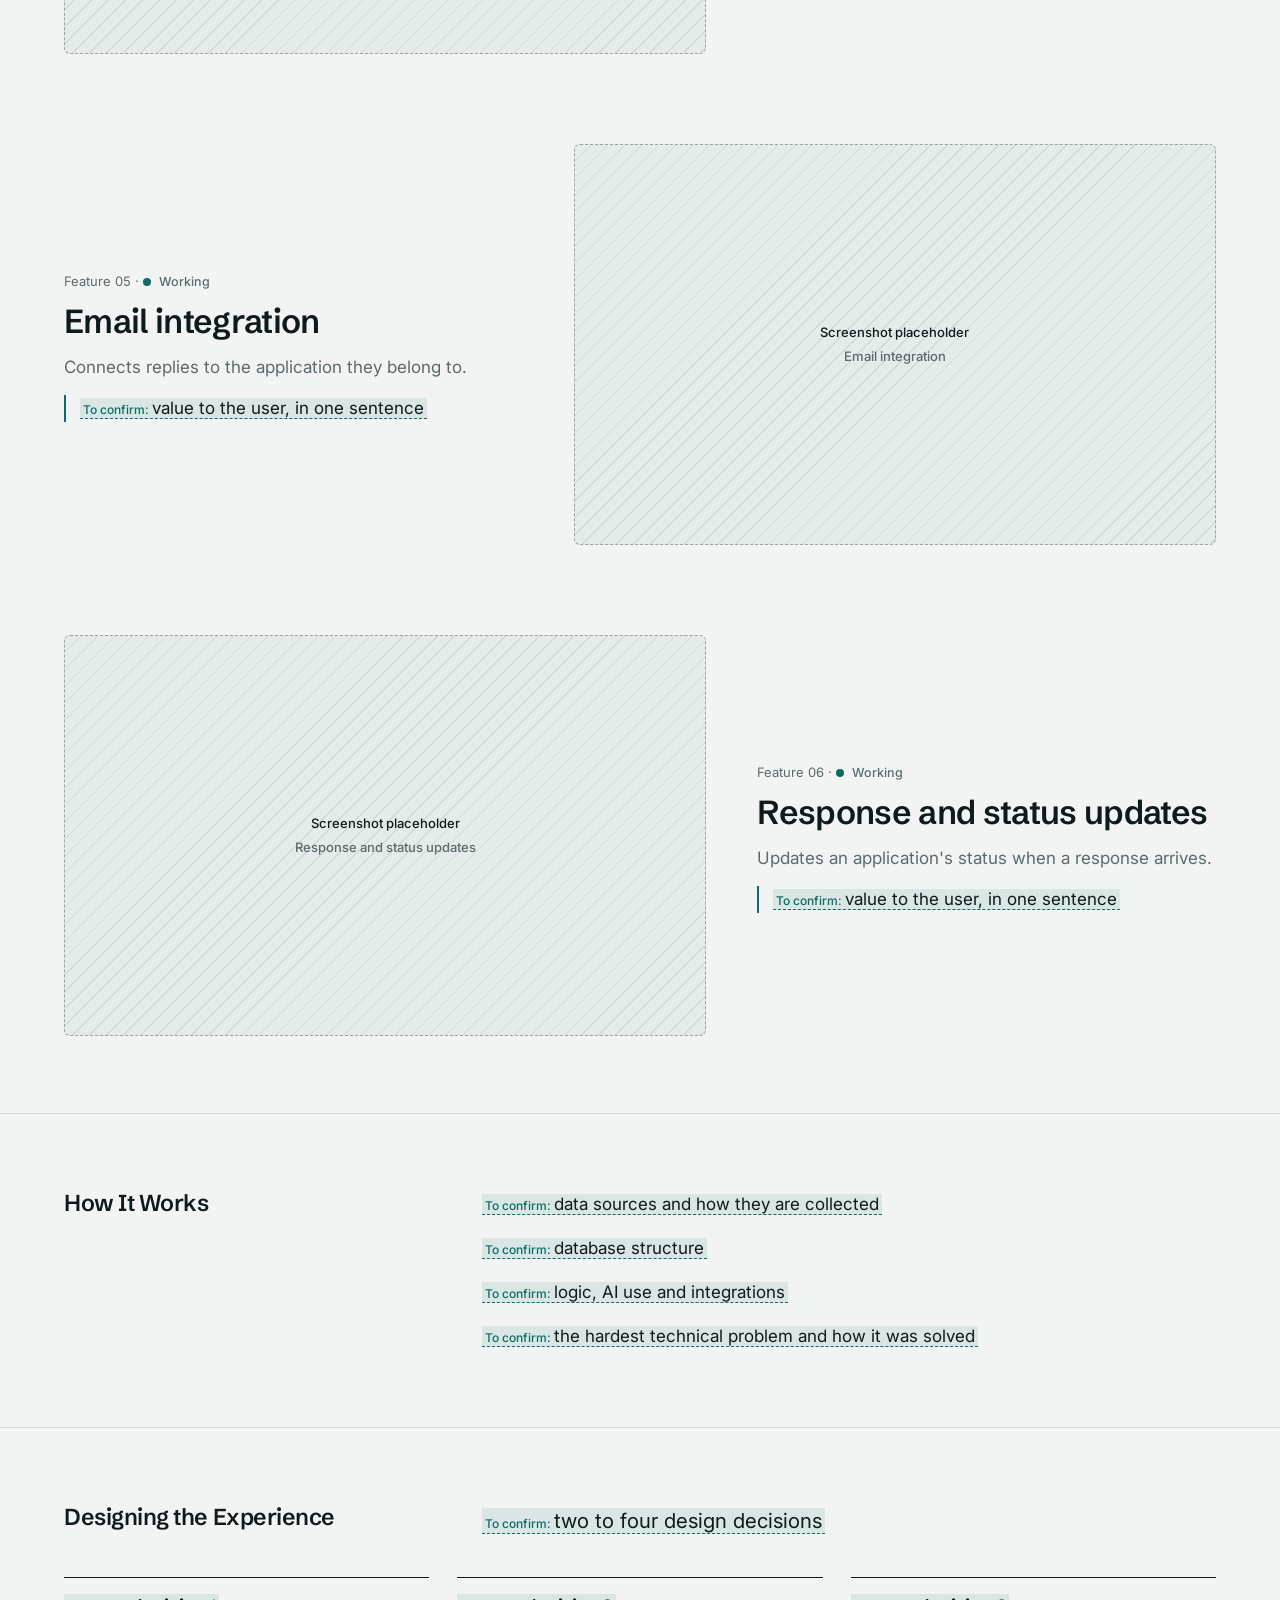
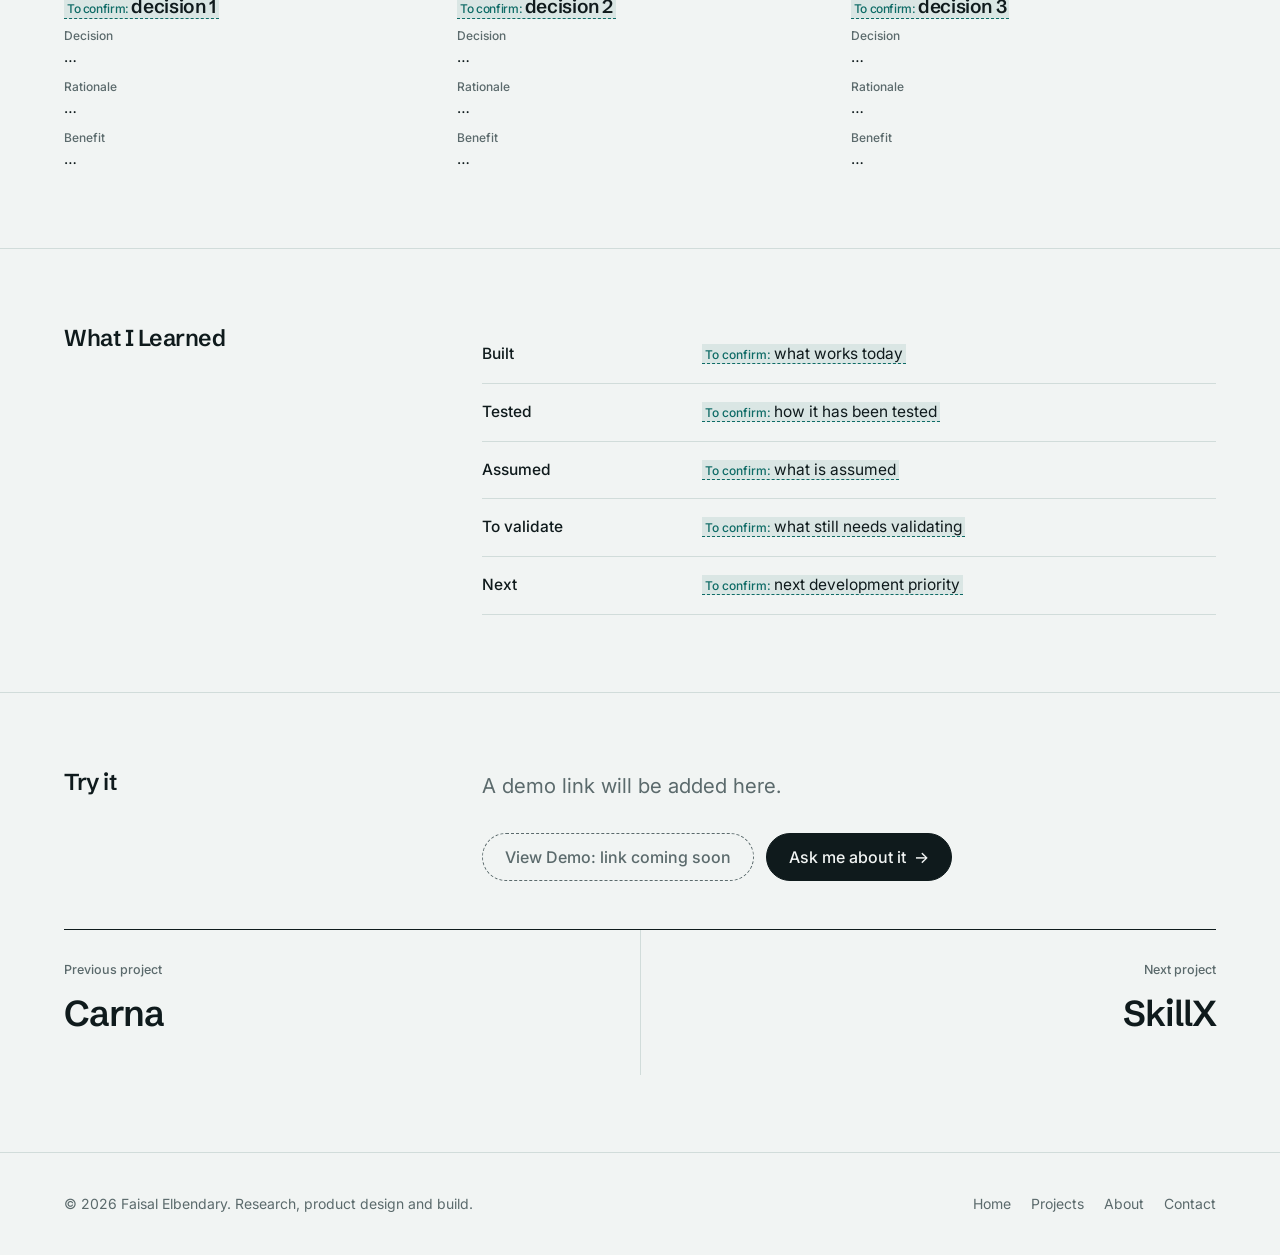
<file: projects/careerdb.html>
<!doctype html>
<html lang="en">
<head>
<meta charset="utf-8">
<meta name="viewport" content="width=device-width, initial-scale=1, viewport-fit=cover">
<meta name="claude:viewport-fit-sides" content="cover">
<title>CareerDB case study | Faisal Elbendary</title>
<meta name="description" content="A job-search management system for listings, tailored CVs and application tracking.">
<link rel="preconnect" href="https://fonts.googleapis.com">
<link rel="preconnect" href="https://fonts.gstatic.com" crossorigin>
<link rel="stylesheet" href="https://fonts.googleapis.com/css2?family=Inter:wght@400;500&family=Schibsted+Grotesk:wght@500;600;700&display=swap">
<link rel="stylesheet" href="../assets/styles.css">
</head>
<body>
<a class="skip" href="#main">Skip to content</a>
<header class="top">
  <div class="wrap">
    <a class="brand" href="../index.html">Faisal Elbendary <span>/ product lab</span></a>
    <nav class="nav" aria-label="Main">
      <a class="home" href="../index.html">Home</a>
      <a href="../projects.html" aria-current="page">Projects</a>
      <a href="../about.html">About</a>
      <a class="cta" href="../contact.html">Contact</a>
    </nav>
  </div>
</header>
<main id="main">
<section class="cs-hero">
  <div class="wrap grid2">
    <div>
      <p class="eyebrow"><a class="link" href="../projects.html" style="font:inherit">&larr; Projects</a></p>
      <h1>CareerDB</h1>
      <p class="pos">A smarter system for managing the job search.</p>
    </div>
    <div>
      <p class="lead" style="margin-top:8px">Job seekers juggle listings, CV versions, applications and email threads across separate platforms. CareerDB brings them into one personal database: it keeps track of opportunities, helps tailor a CV to each role, and records where every application stands, so the search becomes a process you can see and manage.</p>
      <table class="facts">
        <tr><th scope="row">Category</th><td>Career Tools &amp; Automation</td></tr>
        <tr><th scope="row">Name</th><td>Working name</td></tr>
        <tr><th scope="row">Status</th><td><span class="status">Functional prototype</span></td></tr>
        <tr><th scope="row">Role</th><td>Solo: research, product design, build</td></tr>
        <tr><th scope="row">Capabilities</th><td><ul class="tags"><li>Workflow analysis</li><li>Database design</li><li>Automation</li><li>AI document generation</li></ul></td></tr>
      </table>
      <div class="btns">
        <span class="btn" aria-disabled="true">View Demo: link coming soon</span>
        <a class="btn ghost" href="#features">See How It Works</a>
      </div>
    </div>
  </div>
</section>

<div class="wrap cs-visual">
  <div class="ph" style="aspect-ratio:21/9"><span><b>Product screenshot placeholder</b>Main CareerDB screen, about 2400 × 1030 px</span></div>
</div>

<section class="cs-sec">
  <div class="wrap split">
    <h2 class="label">The Problem</h2>
    <div class="prose"><p>Someone applying for several roles a week keeps job listings in browser tabs, CV versions in folders, and replies in an inbox. Each part lives on a different platform, and none of them knows about the others.</p><p>Job boards are built for finding listings, not managing a search. Spreadsheets help until they fall out of date. The cost is real: missed follow-ups, the wrong CV sent, and hours of admin that could go into better applications.</p></div>
  </div>
</section>

<section class="cs-sec">
  <div class="wrap split">
    <h2 class="label">Understanding the Problem<small>Research &amp; discovery</small></h2>
    <div class="prose">
      <p>This section will cover the steps of a job search, from finding a listing to hearing back; the information needed to judge whether an opportunity is worth pursuing; and where the process could be centralised or automated.</p>
      <p><em class="todo">sources, datasets and frameworks used</em></p>
      <p><em class="todo">two or three insights that changed the product</em></p>
      <p><em class="todo">assumptions made</em></p>
      <div class="ph" style="aspect-ratio:16/7;margin-top:28px"><span><b>Research visual placeholder</b>Data sources, a finding or a simple chart</span></div>
    </div>
  </div>
</section>

<section class="cs-sec">
  <div class="wrap split">
    <h2 class="label">The Approach</h2>
    <div>
      <div class="prose"><p><em class="todo">the product concept and why this approach was chosen</em></p></div>
      <ol class="flow" aria-label="How it flows"><li><b>Listing</b><span>Saved to the database with its key details</span></li><li><b>Analysis</b><span>Job description broken into requirements</span></li><li><b>Tailored CV</b><span>Generated to match the role</span></li><li><b>Tracking</b><span>Status and replies kept up to date</span></li></ol>
      
    </div>
  </div>
</section>

<section class="cs-sec" id="features">
  <div class="wrap">
    <div class="split" style="margin-bottom:clamp(40px,5vw,72px)"><h2 class="label">What It Does</h2><p class="lead" style="margin:0">Six features, all working today.</p></div>
    <div class="feats">
      <div class="feat">
        <div class="feat-text">
          <span class="mono" style="color:var(--mute)">Feature 01 · <span class="status" style="display:inline-flex">Working</span></span>
          <h3>Job listings database</h3>
          <p>Every opportunity in one place, with the details needed to compare them.</p>
          <p class="value"><em class="todo">value to the user, in one sentence</em></p>
        </div>
        <div class="ph" style="aspect-ratio:16/10"><span><b>Screenshot placeholder</b>Job listings database</span></div>
      </div>
      <div class="feat">
        <div class="feat-text">
          <span class="mono" style="color:var(--mute)">Feature 02 · <span class="status" style="display:inline-flex">Working</span></span>
          <h3>Job description analysis</h3>
          <p>Pulls out requirements and keywords so you can judge fit quickly.</p>
          <p class="value"><em class="todo">value to the user, in one sentence</em></p>
        </div>
        <div class="ph" style="aspect-ratio:16/10"><span><b>Screenshot placeholder</b>Job description analysis</span></div>
      </div>
      <div class="feat">
        <div class="feat-text">
          <span class="mono" style="color:var(--mute)">Feature 03 · <span class="status" style="display:inline-flex">Working</span></span>
          <h3>Tailored CV generation</h3>
          <p>Drafts a CV version matched to each role from your own experience.</p>
          <p class="value"><em class="todo">value to the user, in one sentence</em></p>
        </div>
        <div class="ph" style="aspect-ratio:16/10"><span><b>Screenshot placeholder</b>Tailored CV generation</span></div>
      </div>
      <div class="feat">
        <div class="feat-text">
          <span class="mono" style="color:var(--mute)">Feature 04 · <span class="status" style="display:inline-flex">Working</span></span>
          <h3>Application tracking</h3>
          <p>Shows where each application stands and what needs a follow-up.</p>
          <p class="value"><em class="todo">value to the user, in one sentence</em></p>
        </div>
        <div class="ph" style="aspect-ratio:16/10"><span><b>Screenshot placeholder</b>Application tracking</span></div>
      </div>
      <div class="feat">
        <div class="feat-text">
          <span class="mono" style="color:var(--mute)">Feature 05 · <span class="status" style="display:inline-flex">Working</span></span>
          <h3>Email integration</h3>
          <p>Connects replies to the application they belong to.</p>
          <p class="value"><em class="todo">value to the user, in one sentence</em></p>
        </div>
        <div class="ph" style="aspect-ratio:16/10"><span><b>Screenshot placeholder</b>Email integration</span></div>
      </div>
      <div class="feat">
        <div class="feat-text">
          <span class="mono" style="color:var(--mute)">Feature 06 · <span class="status" style="display:inline-flex">Working</span></span>
          <h3>Response and status updates</h3>
          <p>Updates an application's status when a response arrives.</p>
          <p class="value"><em class="todo">value to the user, in one sentence</em></p>
        </div>
        <div class="ph" style="aspect-ratio:16/10"><span><b>Screenshot placeholder</b>Response and status updates</span></div>
      </div>
    </div>
  </div>
</section>

<section class="cs-sec">
  <div class="wrap split">
    <h2 class="label">How It Works</h2>
    <div class="prose">
      <p><em class="todo">data sources and how they are collected</em></p>
      <p><em class="todo">database structure</em></p>
      <p><em class="todo">logic, AI use and integrations</em></p>
      <p><em class="todo">the hardest technical problem and how it was solved</em></p>
    </div>
  </div>
</section>

<section class="cs-sec">
  <div class="wrap">
    <div class="split" style="margin-bottom:40px"><h2 class="label">Designing the Experience</h2><p class="lead" style="margin:0"><em class="todo">two to four design decisions</em></p></div>
    <ul class="decisions">
      <li><h3><em class="todo">decision 1</em></h3><dl><dt>Decision</dt><dd>…</dd><dt>Rationale</dt><dd>…</dd><dt>Benefit</dt><dd>…</dd></dl></li>
      <li><h3><em class="todo">decision 2</em></h3><dl><dt>Decision</dt><dd>…</dd><dt>Rationale</dt><dd>…</dd><dt>Benefit</dt><dd>…</dd></dl></li>
      <li><h3><em class="todo">decision 3</em></h3><dl><dt>Decision</dt><dd>…</dd><dt>Rationale</dt><dd>…</dd><dt>Benefit</dt><dd>…</dd></dl></li>
    </ul>
  </div>
</section>

<section class="cs-sec">
  <div class="wrap split">
    <h2 class="label">What I Learned</h2>
    <table class="ledger">
      <tr><th scope="row">Built</th><td><em class="todo">what works today</em></td></tr>
      <tr><th scope="row">Tested</th><td><em class="todo">how it has been tested</em></td></tr>
      <tr><th scope="row">Assumed</th><td><em class="todo">what is assumed</em></td></tr>
      <tr><th scope="row">To validate</th><td><em class="todo">what still needs validating</em></td></tr>
      <tr><th scope="row">Next</th><td><em class="todo">next development priority</em></td></tr>
    </table>
  </div>
</section>

<section class="cs-sec">
  <div class="wrap">
    <div class="split" style="margin-bottom:48px">
      <h2 class="label">Try it</h2>
      <div>
        <p class="lead" style="margin:0">A demo link will be added here.</p>
        <div class="btns"><span class="btn" aria-disabled="true">View Demo: link coming soon</span><a class="btn primary" href="../contact.html">Ask me about it <span class="arrow" aria-hidden="true">&rarr;</span></a></div>
      </div>
    </div>
    <nav class="pn" aria-label="More projects">
      <a href="../projects/carna.html"><small>Previous project</small><b>Carna</b></a>
      <a href="../projects/skillx.html"><small>Next project</small><b>SkillX</b></a>
    </nav>
  </div>
</section>
</main>
<footer class="foot">
  <div class="wrap">
    <span>&copy; <span id="year">2026</span> Faisal Elbendary. Research, product design and build.</span>
    <nav aria-label="Footer">
      <a href="../index.html">Home</a>
      <a href="../projects.html">Projects</a>
      <a href="../about.html">About</a>
      <a href="../contact.html">Contact</a>
    </nav>
  </div>
</footer>
<script src="../assets/site.js"></script>
</body>
</html>
</file>
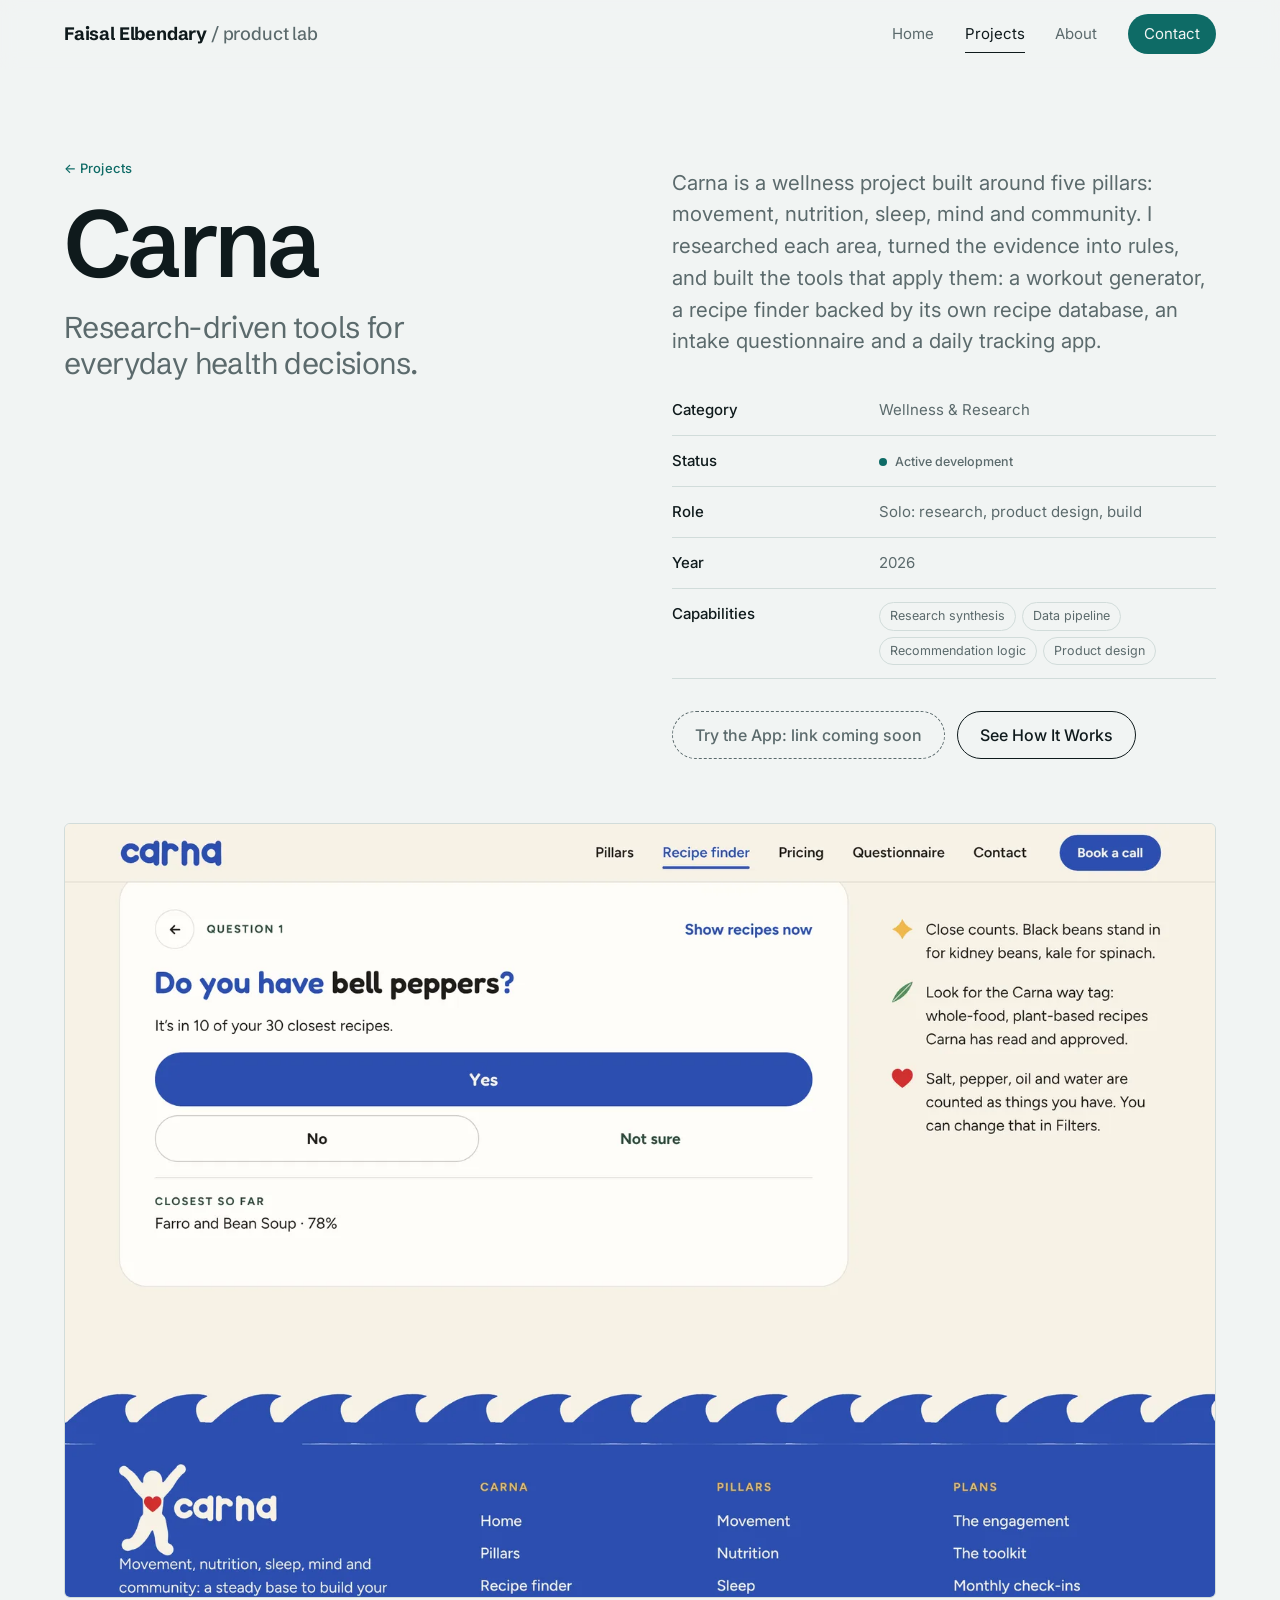
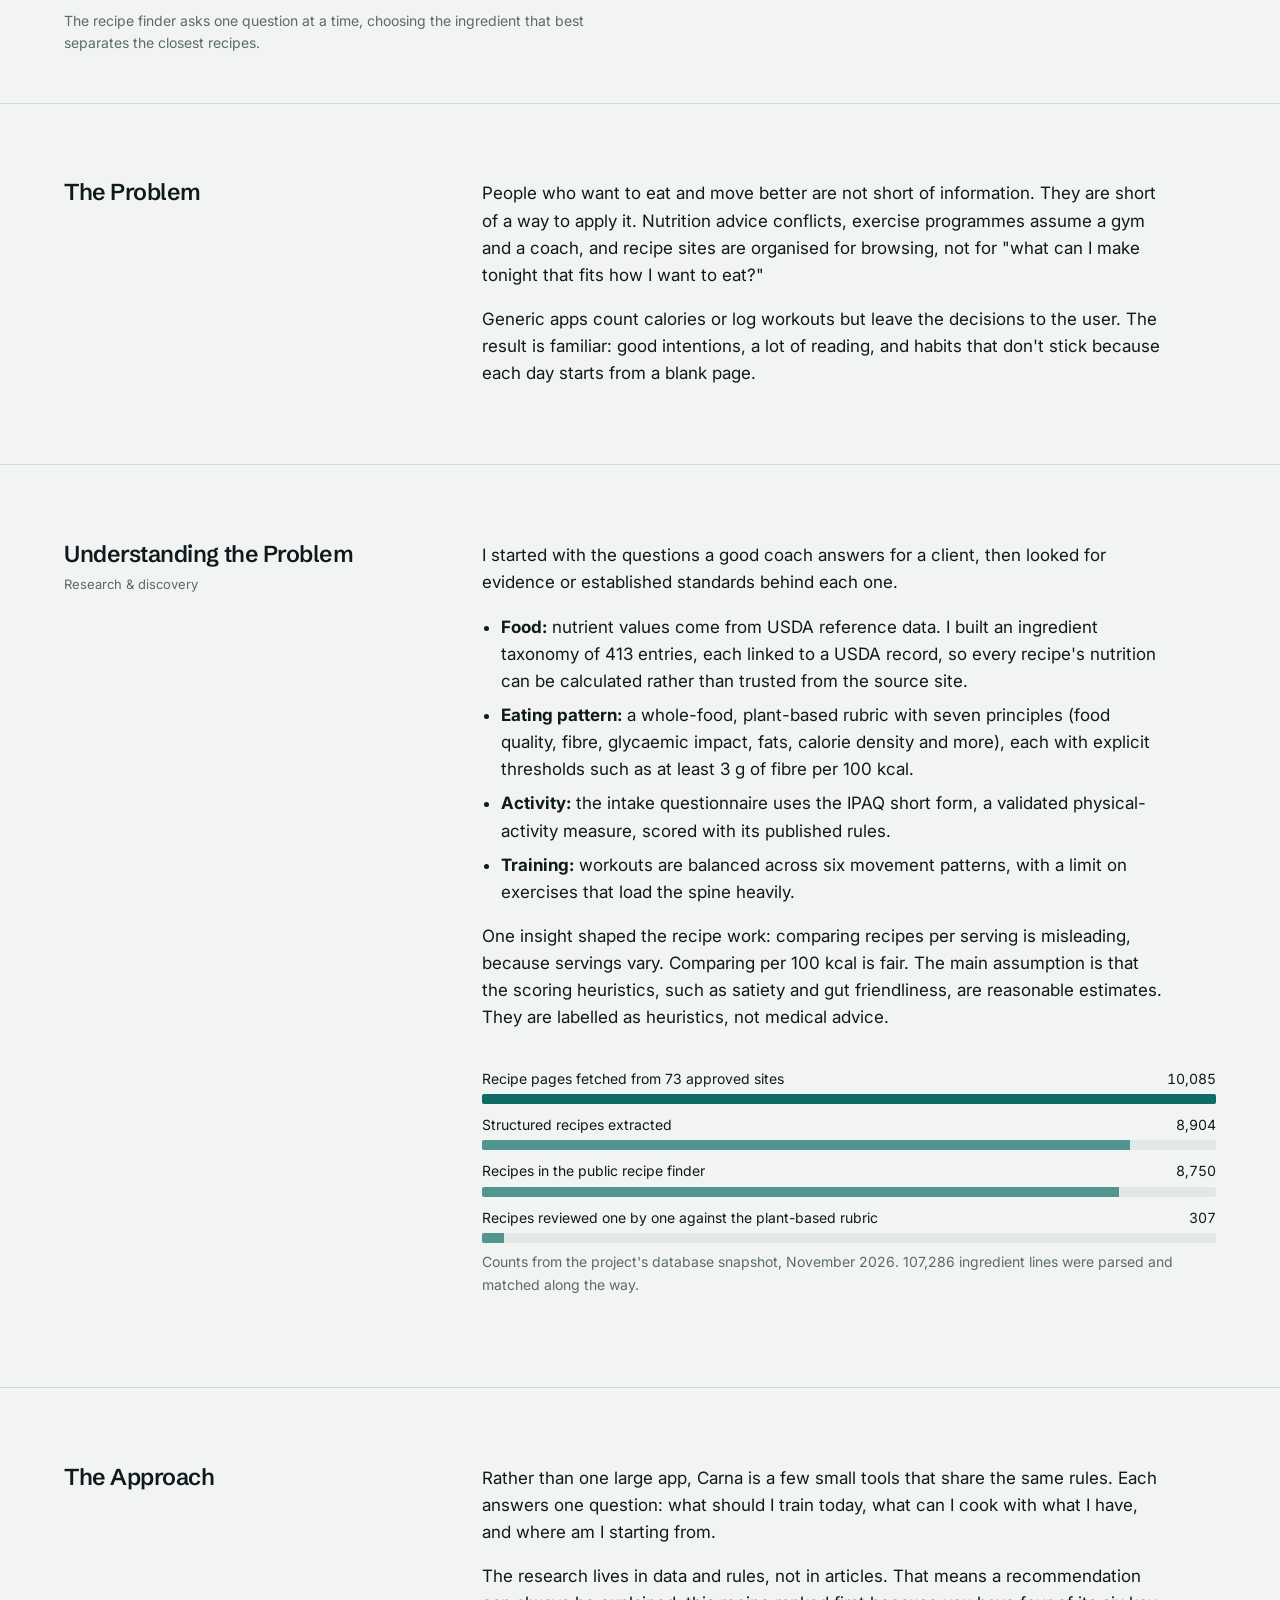
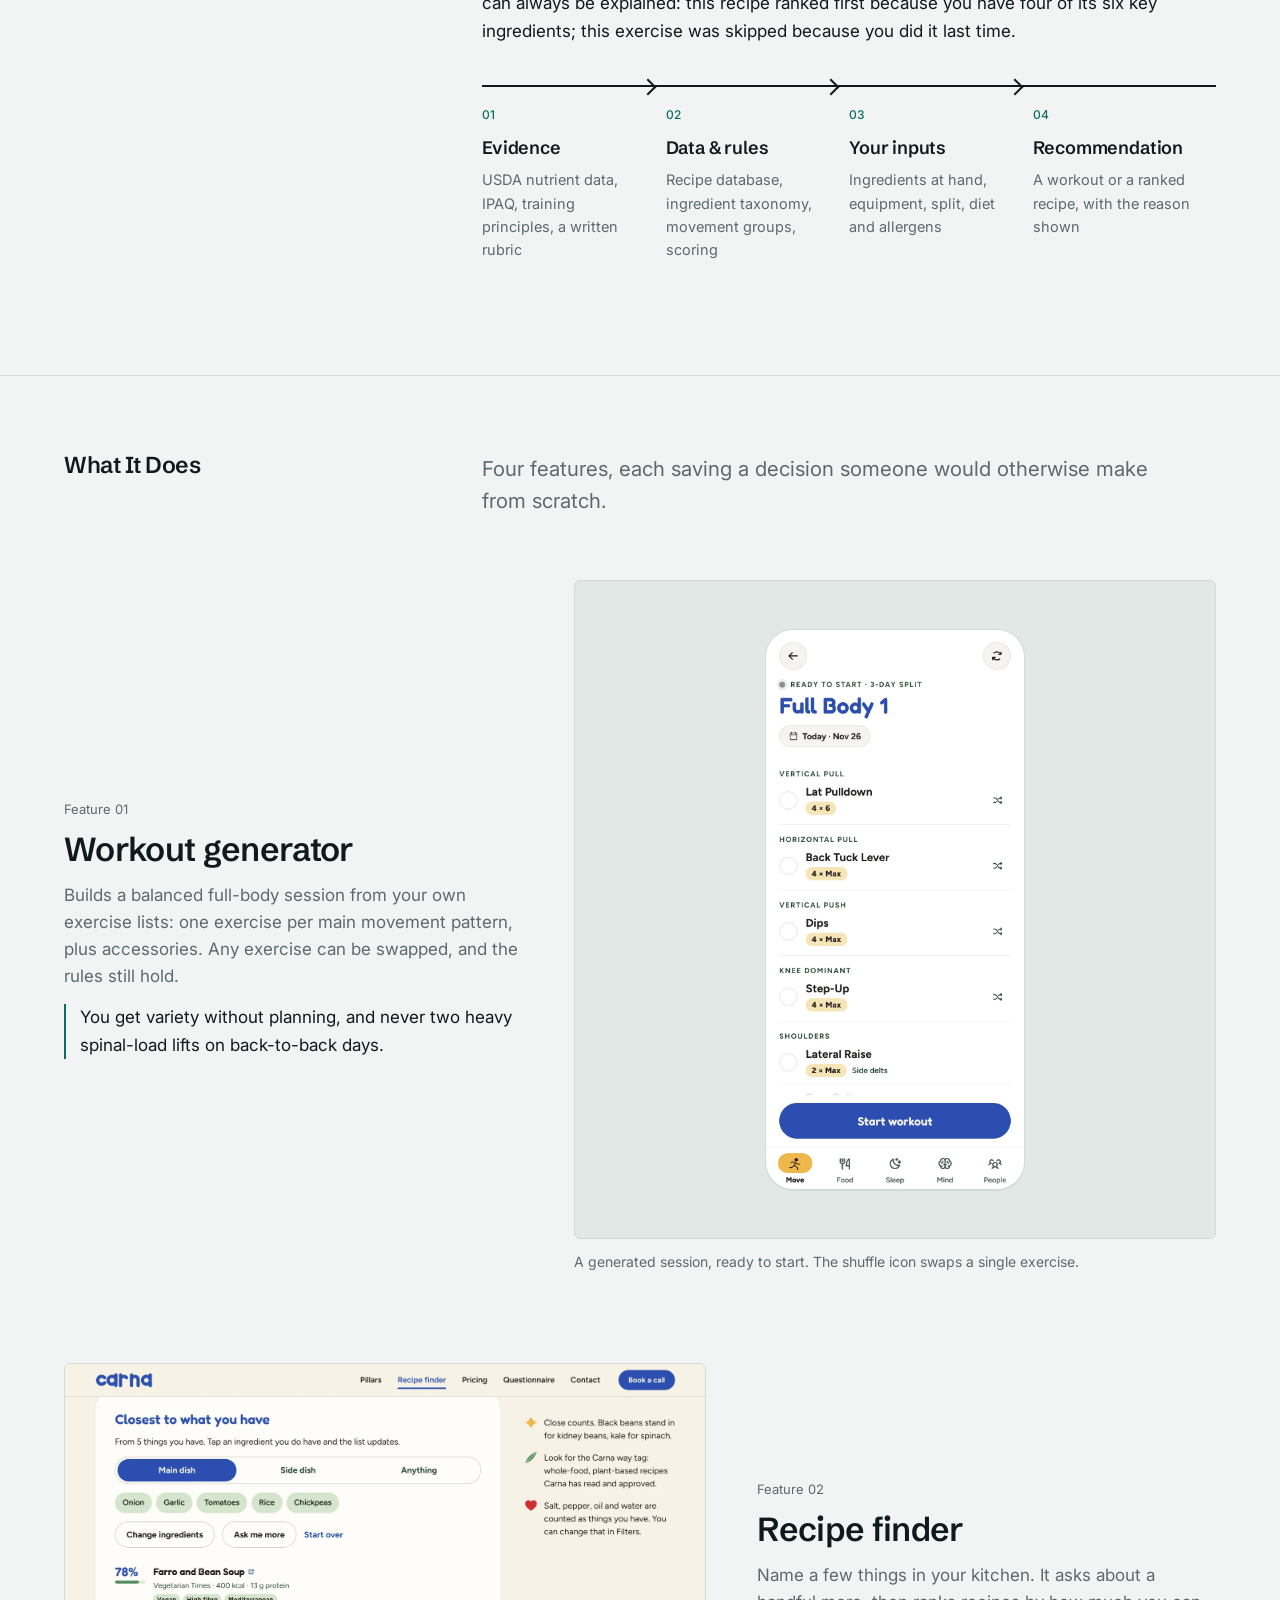
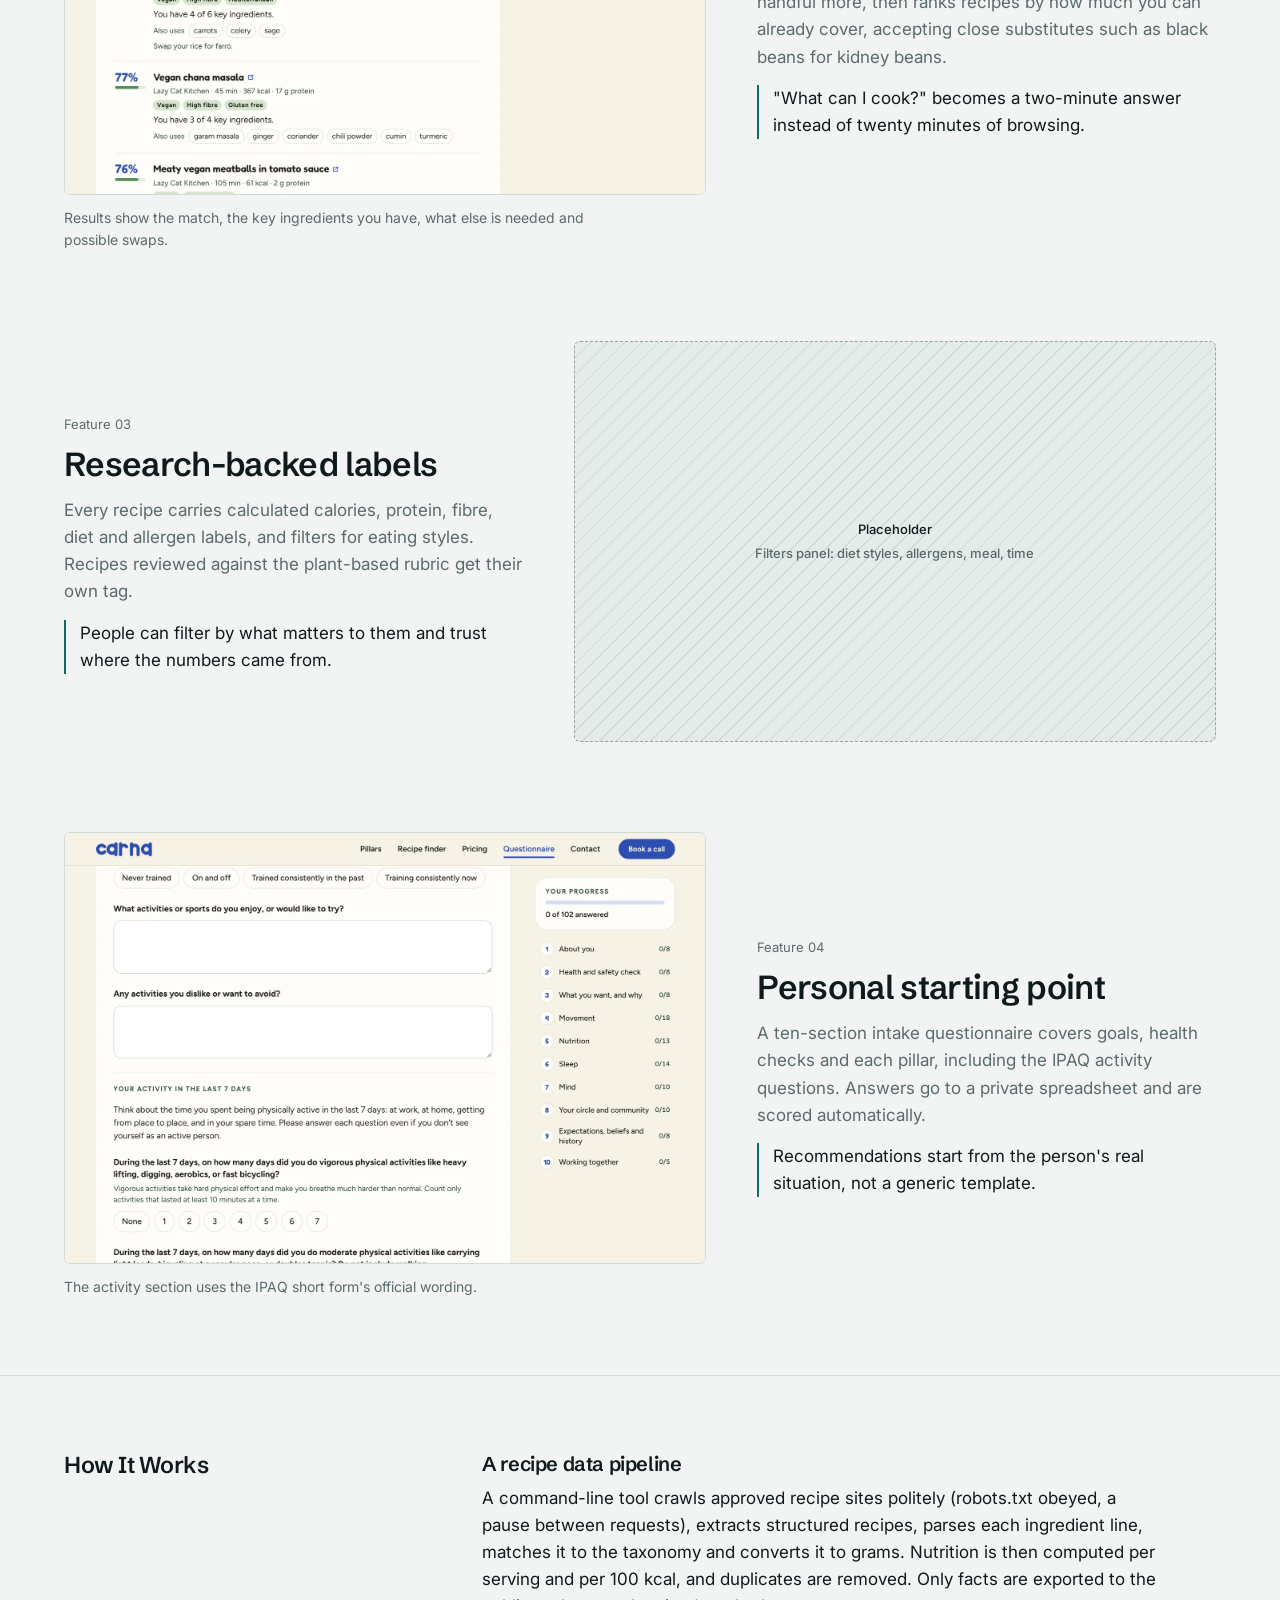
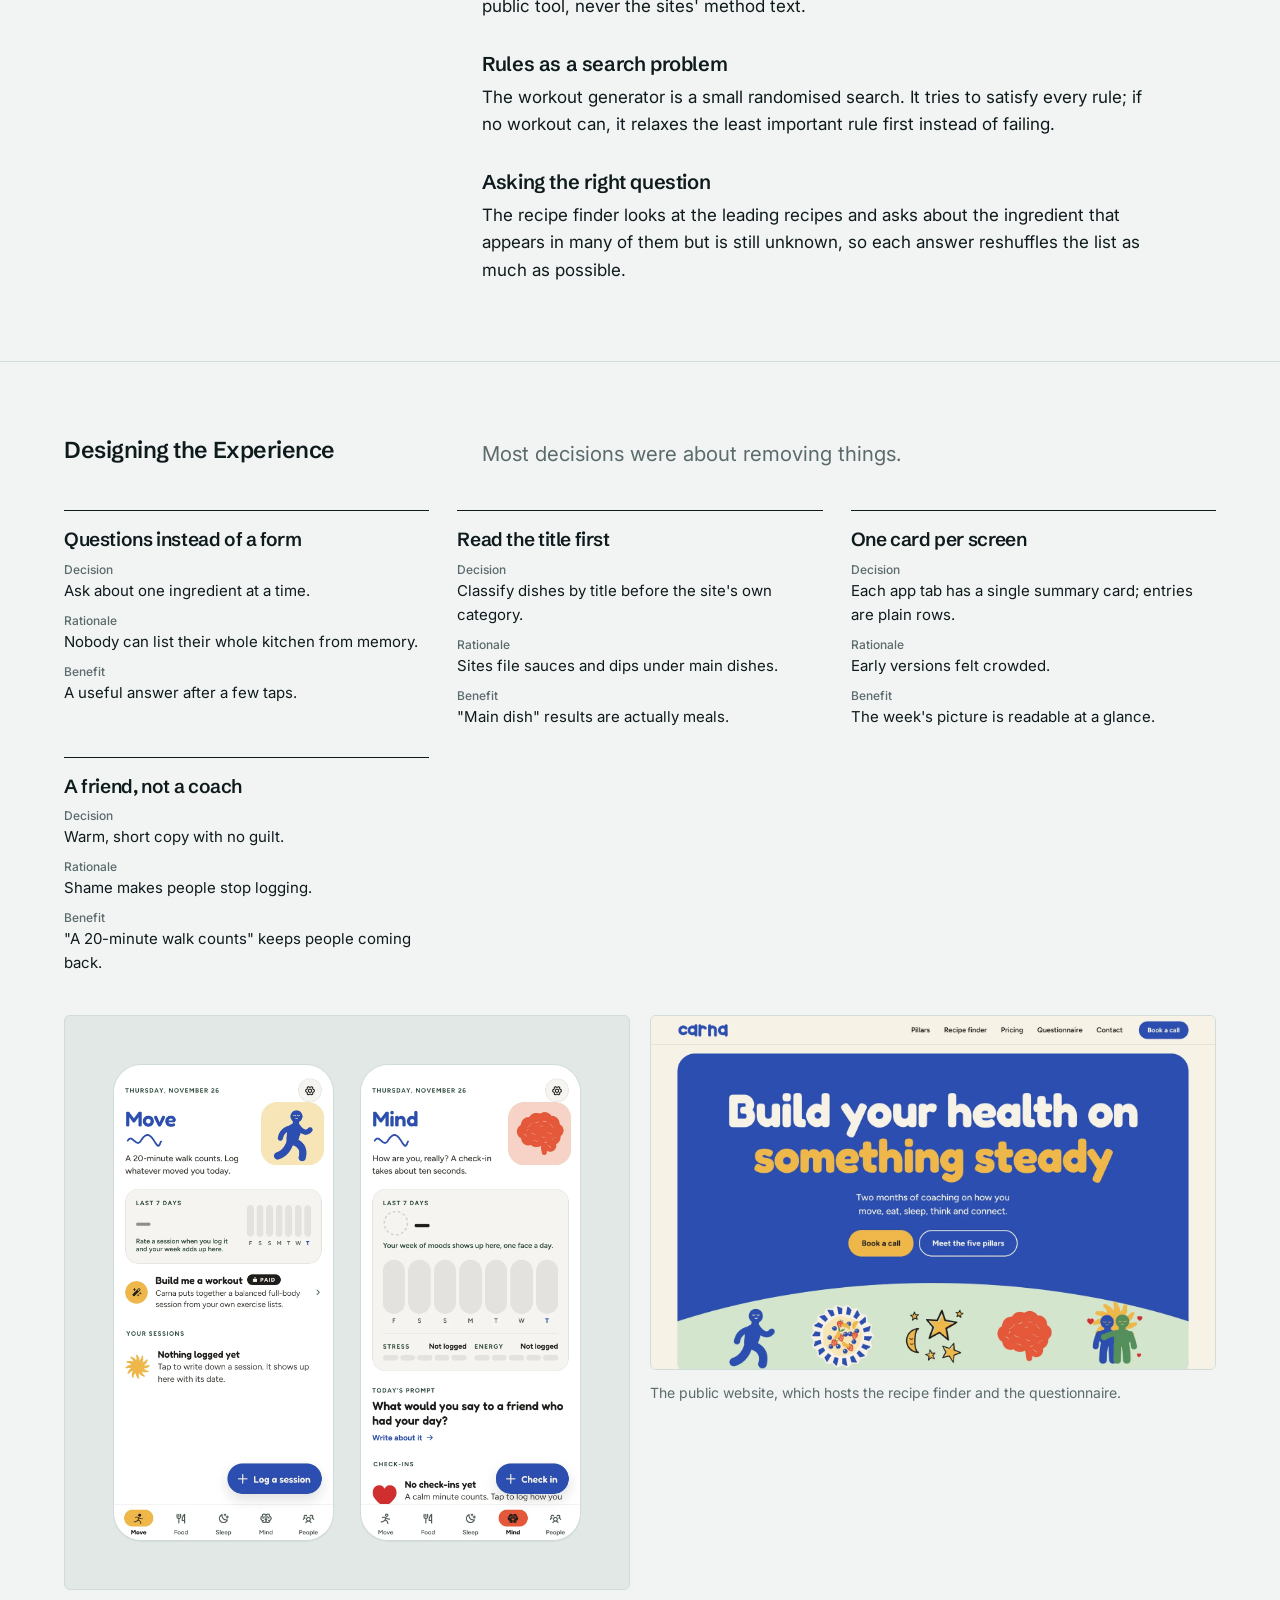
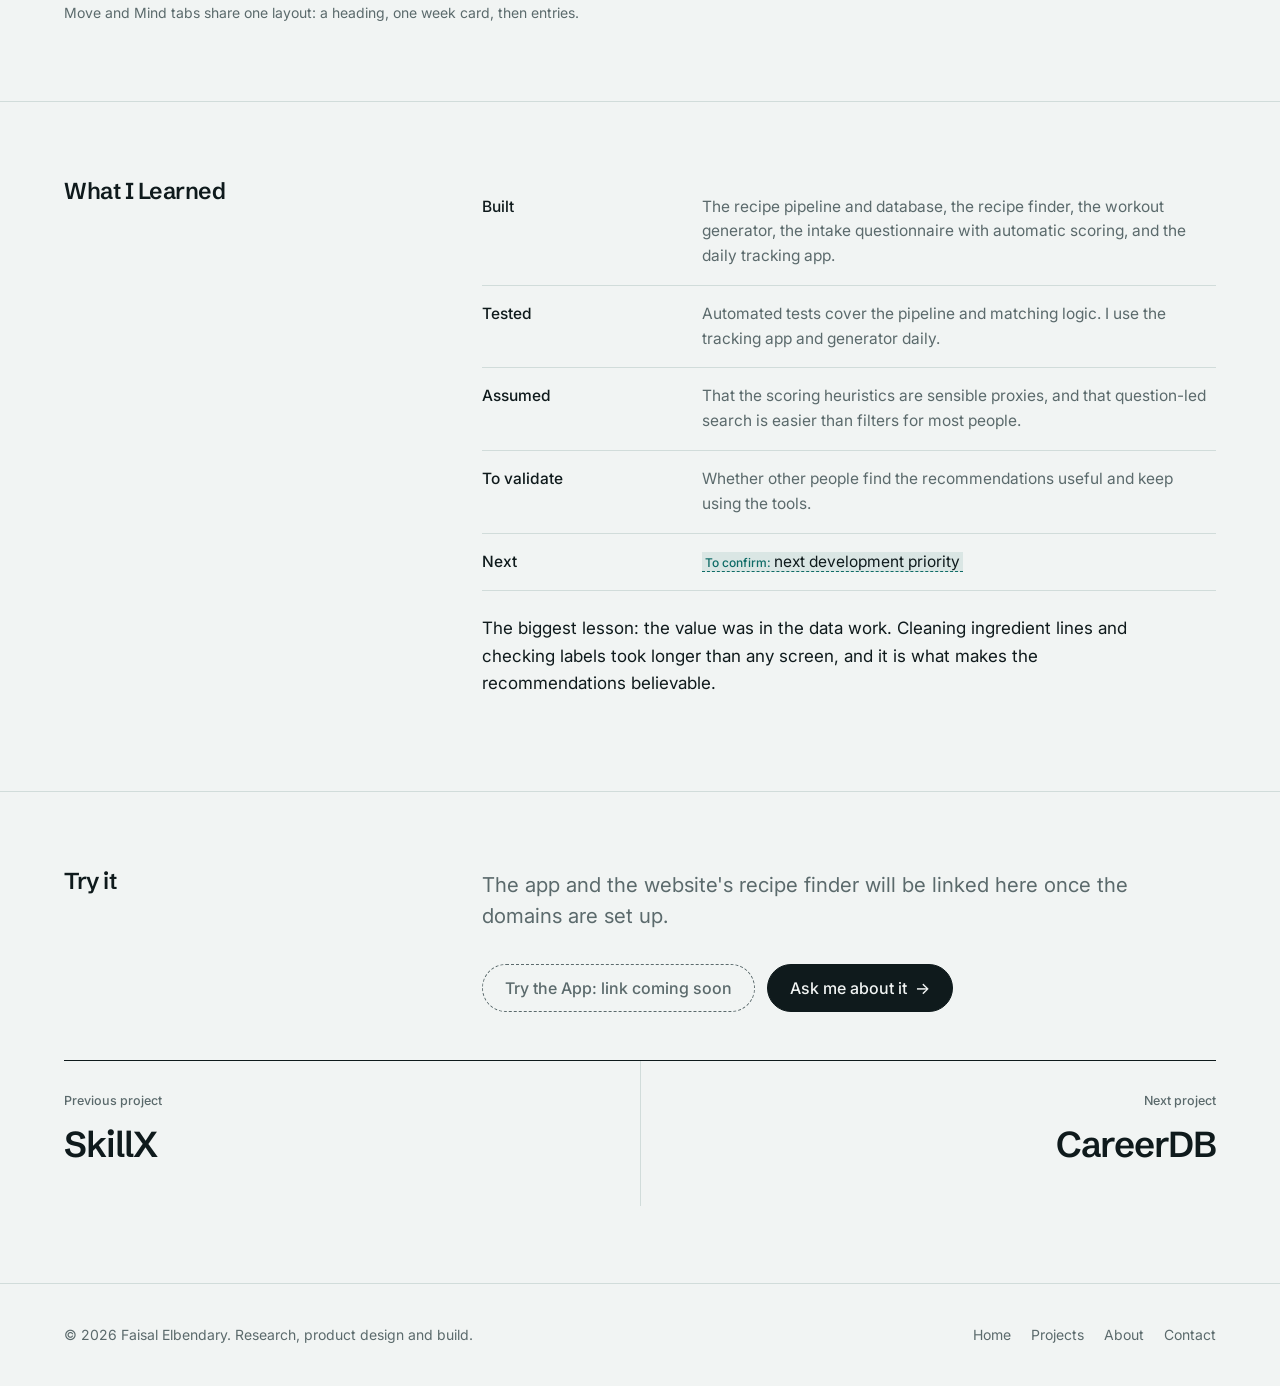
<file: projects/carna.html>
<!doctype html>
<html lang="en">
<head>
<meta charset="utf-8">
<meta name="viewport" content="width=device-width, initial-scale=1, viewport-fit=cover">
<meta name="claude:viewport-fit-sides" content="cover">
<title>Carna case study | Faisal Elbendary</title>
<meta name="description" content="Research-driven wellness tools: a workout generator, a recipe finder and an intake questionnaire.">
<link rel="preconnect" href="https://fonts.googleapis.com">
<link rel="preconnect" href="https://fonts.gstatic.com" crossorigin>
<link rel="stylesheet" href="https://fonts.googleapis.com/css2?family=Inter:wght@400;500&family=Schibsted+Grotesk:wght@500;600;700&display=swap">
<link rel="stylesheet" href="../assets/styles.css">
</head>
<body>
<a class="skip" href="#main">Skip to content</a>
<header class="top">
  <div class="wrap">
    <a class="brand" href="../index.html">Faisal Elbendary <span>/ product lab</span></a>
    <nav class="nav" aria-label="Main">
      <a class="home" href="../index.html">Home</a>
      <a href="../projects.html" aria-current="page">Projects</a>
      <a href="../about.html">About</a>
      <a class="cta" href="../contact.html">Contact</a>
    </nav>
  </div>
</header>
<main id="main">
<section class="cs-hero">
  <div class="wrap grid2">
    <div>
      <p class="eyebrow"><a class="link" href="../projects.html" style="font:inherit">&larr; Projects</a></p>
      <h1>Carna</h1>
      <p class="pos">Research-driven tools for everyday health decisions.</p>
    </div>
    <div>
      <p class="lead" style="margin-top:8px">Carna is a wellness project built around five pillars: movement, nutrition, sleep, mind and community. I researched each area, turned the evidence into rules, and built the tools that apply them: a workout generator, a recipe finder backed by its own recipe database, an intake questionnaire and a daily tracking app.</p>
      <table class="facts">
        <tr><th scope="row">Category</th><td>Wellness &amp; Research</td></tr>
        <tr><th scope="row">Status</th><td><span class="status">Active development</span></td></tr>
        <tr><th scope="row">Role</th><td>Solo: research, product design, build</td></tr>
        <tr><th scope="row">Year</th><td>2026</td></tr>
        <tr><th scope="row">Capabilities</th><td><ul class="tags"><li>Research synthesis</li><li>Data pipeline</li><li>Recommendation logic</li><li>Product design</li></ul></td></tr>
      </table>
      <div class="btns">
        <span class="btn" aria-disabled="true">Try the App: link coming soon</span>
        <a class="btn ghost" href="#features">See How It Works</a>
      </div>
    </div>
  </div>
</section>

<div class="wrap cs-visual">
  <figure class="shot">
    <div class="frame"><img src="../assets/carna/recipe-question.webp" alt="Carna's recipe finder asking 'Do you have bell peppers?' with Yes, No and Not sure buttons, and the closest recipe so far" width="1600" height="1075"></div>
    <figcaption>The recipe finder asks one question at a time, choosing the ingredient that best separates the closest recipes.</figcaption>
  </figure>
</div>

<section class="cs-sec">
  <div class="wrap split">
    <h2 class="label">The Problem</h2>
    <div class="prose">
      <p>People who want to eat and move better are not short of information. They are short of a way to apply it. Nutrition advice conflicts, exercise programmes assume a gym and a coach, and recipe sites are organised for browsing, not for "what can I make tonight that fits how I want to eat?"</p>
      <p>Generic apps count calories or log workouts but leave the decisions to the user. The result is familiar: good intentions, a lot of reading, and habits that don't stick because each day starts from a blank page.</p>
    </div>
  </div>
</section>

<section class="cs-sec">
  <div class="wrap split">
    <h2 class="label">Understanding the Problem<small>Research &amp; discovery</small></h2>
    <div>
      <div class="prose">
        <p>I started with the questions a good coach answers for a client, then looked for evidence or established standards behind each one.</p>
        <ul>
          <li><strong>Food:</strong> nutrient values come from USDA reference data. I built an ingredient taxonomy of 413 entries, each linked to a USDA record, so every recipe's nutrition can be calculated rather than trusted from the source site.</li>
          <li><strong>Eating pattern:</strong> a whole-food, plant-based rubric with seven principles (food quality, fibre, glycaemic impact, fats, calorie density and more), each with explicit thresholds such as at least 3 g of fibre per 100 kcal.</li>
          <li><strong>Activity:</strong> the intake questionnaire uses the IPAQ short form, a validated physical-activity measure, scored with its published rules.</li>
          <li><strong>Training:</strong> workouts are balanced across six movement patterns, with a limit on exercises that load the spine heavily.</li>
        </ul>
        <p>One insight shaped the recipe work: comparing recipes per serving is misleading, because servings vary. Comparing per 100 kcal is fair. The main assumption is that the scoring heuristics, such as satiety and gut friendliness, are reasonable estimates. They are labelled as heuristics, not medical advice.</p>
      </div>
      <div class="funnel" aria-label="Recipe data pipeline, in numbers">
        <div class="r"><span>Recipe pages fetched from 73 approved sites</span><span class="v">10,085</span><span class="bar"><i style="width:100%"></i></span></div>
        <div class="r"><span>Structured recipes extracted</span><span class="v">8,904</span><span class="bar"><i style="width:88.3%"></i></span></div>
        <div class="r"><span>Recipes in the public recipe finder</span><span class="v">8,750</span><span class="bar"><i style="width:86.8%"></i></span></div>
        <div class="r"><span>Recipes reviewed one by one against the plant-based rubric</span><span class="v">307</span><span class="bar"><i style="width:3%"></i></span></div>
      </div>
      <p class="small">Counts from the project's database snapshot, November 2026. 107,286 ingredient lines were parsed and matched along the way.</p>
    </div>
  </div>
</section>

<section class="cs-sec">
  <div class="wrap split">
    <h2 class="label">The Approach</h2>
    <div>
      <div class="prose">
        <p>Rather than one large app, Carna is a few small tools that share the same rules. Each answers one question: what should I train today, what can I cook with what I have, and where am I starting from.</p>
        <p>The research lives in data and rules, not in articles. That means a recommendation can always be explained: this recipe ranked first because you have four of its six key ingredients; this exercise was skipped because you did it last time.</p>
      </div>
      <ol class="flow" aria-label="How Carna turns research into recommendations">
        <li><b>Evidence</b><span>USDA nutrient data, IPAQ, training principles, a written rubric</span></li>
        <li><b>Data &amp; rules</b><span>Recipe database, ingredient taxonomy, movement groups, scoring</span></li>
        <li><b>Your inputs</b><span>Ingredients at hand, equipment, split, diet and allergens</span></li>
        <li><b>Recommendation</b><span>A workout or a ranked recipe, with the reason shown</span></li>
      </ol>
    </div>
  </div>
</section>

<section class="cs-sec" id="features">
  <div class="wrap">
    <div class="split" style="margin-bottom:clamp(40px,5vw,72px)"><h2 class="label">What It Does</h2><p class="lead" style="margin:0">Four features, each saving a decision someone would otherwise make from scratch.</p></div>
    <div class="feats">
      <div class="feat">
        <div class="feat-text">
          <span class="mono" style="color:var(--mute)">Feature 01</span>
          <h3>Workout generator</h3>
          <p>Builds a balanced full-body session from your own exercise lists: one exercise per main movement pattern, plus accessories. Any exercise can be swapped, and the rules still hold.</p>
          <p class="value">You get variety without planning, and never two heavy spinal-load lifts on back-to-back days.</p>
        </div>
        <figure class="shot"><div class="phone"><img src="../assets/carna/workout-generator.webp" alt="A generated Full Body 1 workout: Lat Pulldown 4 by 6, Back Tuck Lever, Dips, Step-Up and Lateral Raise, each with a swap button" width="780" height="1688" loading="lazy"></div><figcaption>A generated session, ready to start. The shuffle icon swaps a single exercise.</figcaption></figure>
      </div>
      <div class="feat">
        <div class="feat-text">
          <span class="mono" style="color:var(--mute)">Feature 02</span>
          <h3>Recipe finder</h3>
          <p>Name a few things in your kitchen. It asks about a handful more, then ranks recipes by how much you can already cover, accepting close substitutes such as black beans for kidney beans.</p>
          <p class="value">"What can I cook?" becomes a two-minute answer instead of twenty minutes of browsing.</p>
        </div>
        <figure class="shot"><div class="frame"><img src="../assets/carna/recipe-results.webp" alt="Recipe results: Farro and Bean Soup 78%, Vegan chana masala 77%, each with calories, protein, diet labels and missing ingredients" width="1600" height="1075" loading="lazy"></div><figcaption>Results show the match, the key ingredients you have, what else is needed and possible swaps.</figcaption></figure>
      </div>
      <div class="feat">
        <div class="feat-text">
          <span class="mono" style="color:var(--mute)">Feature 03</span>
          <h3>Research-backed labels</h3>
          <p>Every recipe carries calculated calories, protein, fibre, diet and allergen labels, and filters for eating styles. Recipes reviewed against the plant-based rubric get their own tag.</p>
          <p class="value">People can filter by what matters to them and trust where the numbers came from.</p>
        </div>
        <div class="ph" style="aspect-ratio:16/10"><span><b>Placeholder</b>Filters panel: diet styles, allergens, meal, time</span></div>
      </div>
      <div class="feat">
        <div class="feat-text">
          <span class="mono" style="color:var(--mute)">Feature 04</span>
          <h3>Personal starting point</h3>
          <p>A ten-section intake questionnaire covers goals, health checks and each pillar, including the IPAQ activity questions. Answers go to a private spreadsheet and are scored automatically.</p>
          <p class="value">Recommendations start from the person's real situation, not a generic template.</p>
        </div>
        <figure class="shot"><div class="frame"><img src="../assets/carna/intake-ipaq.webp" alt="The intake questionnaire's activity section asking how many days in the last 7 days the person did vigorous activity, with a progress sidebar of 10 sections" width="1600" height="1075" loading="lazy"></div><figcaption>The activity section uses the IPAQ short form's official wording.</figcaption></figure>
      </div>
    </div>
  </div>
</section>

<section class="cs-sec">
  <div class="wrap split">
    <h2 class="label">How It Works</h2>
    <div class="prose">
      <h3>A recipe data pipeline</h3>
      <p>A command-line tool crawls approved recipe sites politely (robots.txt obeyed, a pause between requests), extracts structured recipes, parses each ingredient line, matches it to the taxonomy and converts it to grams. Nutrition is then computed per serving and per 100 kcal, and duplicates are removed. Only facts are exported to the public tool, never the sites' method text.</p>
      <h3>Rules as a search problem</h3>
      <p>The workout generator is a small randomised search. It tries to satisfy every rule; if no workout can, it relaxes the least important rule first instead of failing.</p>
      <h3>Asking the right question</h3>
      <p>The recipe finder looks at the leading recipes and asks about the ingredient that appears in many of them but is still unknown, so each answer reshuffles the list as much as possible.</p>
    </div>
  </div>
</section>

<section class="cs-sec">
  <div class="wrap">
    <div class="split" style="margin-bottom:40px"><h2 class="label">Designing the Experience</h2><p class="lead" style="margin:0">Most decisions were about removing things.</p></div>
    <ul class="decisions">
      <li><h3>Questions instead of a form</h3><dl><dt>Decision</dt><dd>Ask about one ingredient at a time.</dd><dt>Rationale</dt><dd>Nobody can list their whole kitchen from memory.</dd><dt>Benefit</dt><dd>A useful answer after a few taps.</dd></dl></li>
      <li><h3>Read the title first</h3><dl><dt>Decision</dt><dd>Classify dishes by title before the site's own category.</dd><dt>Rationale</dt><dd>Sites file sauces and dips under main dishes.</dd><dt>Benefit</dt><dd>"Main dish" results are actually meals.</dd></dl></li>
      <li><h3>One card per screen</h3><dl><dt>Decision</dt><dd>Each app tab has a single summary card; entries are plain rows.</dd><dt>Rationale</dt><dd>Early versions felt crowded.</dd><dt>Benefit</dt><dd>The week's picture is readable at a glance.</dd></dl></li>
      <li><h3>A friend, not a coach</h3><dl><dt>Decision</dt><dd>Warm, short copy with no guilt.</dd><dt>Rationale</dt><dd>Shame makes people stop logging.</dd><dt>Benefit</dt><dd>"A 20-minute walk counts" keeps people coming back.</dd></dl></li>
    </ul>
    <div class="figs">
      <figure class="shot"><div class="phone"><img src="../assets/carna/app-move.webp" alt="Carna app Move tab: a week card, a build-a-workout option and an empty sessions list" width="780" height="1688" loading="lazy"><img src="../assets/carna/app-mind.webp" alt="Carna app Mind tab: a week of moods, stress and energy meters and today's journaling prompt" width="780" height="1688" loading="lazy"></div><figcaption>Move and Mind tabs share one layout: a heading, one week card, then entries.</figcaption></figure>
      <figure class="shot"><div class="frame"><img src="../assets/carna/landing-home.webp" alt="Carna website home page" width="1600" height="1000" loading="lazy"></div><figcaption>The public website, which hosts the recipe finder and the questionnaire.</figcaption></figure>
    </div>
  </div>
</section>

<section class="cs-sec">
  <div class="wrap split">
    <h2 class="label">What I Learned</h2>
    <div>
      <table class="ledger">
        <tr><th scope="row">Built</th><td>The recipe pipeline and database, the recipe finder, the workout generator, the intake questionnaire with automatic scoring, and the daily tracking app.</td></tr>
        <tr><th scope="row">Tested</th><td>Automated tests cover the pipeline and matching logic. I use the tracking app and generator daily.</td></tr>
        <tr><th scope="row">Assumed</th><td>That the scoring heuristics are sensible proxies, and that question-led search is easier than filters for most people.</td></tr>
        <tr><th scope="row">To validate</th><td>Whether other people find the recommendations useful and keep using the tools.</td></tr>
        <tr><th scope="row">Next</th><td><em class="todo">next development priority</em></td></tr>
      </table>
      <p class="prose" style="margin-top:24px">The biggest lesson: the value was in the data work. Cleaning ingredient lines and checking labels took longer than any screen, and it is what makes the recommendations believable.</p>
    </div>
  </div>
</section>

<section class="cs-sec">
  <div class="wrap">
    <div class="split" style="margin-bottom:48px">
      <h2 class="label">Try it</h2>
      <div>
        <p class="lead" style="margin:0">The app and the website's recipe finder will be linked here once the domains are set up.</p>
        <div class="btns"><span class="btn" aria-disabled="true">Try the App: link coming soon</span><a class="btn primary" href="../contact.html">Ask me about it <span class="arrow" aria-hidden="true">&rarr;</span></a></div>
      </div>
    </div>
    <nav class="pn" aria-label="More projects">
      <a href="../projects/skillx.html"><small>Previous project</small><b>SkillX</b></a>
      <a href="../projects/careerdb.html"><small>Next project</small><b>CareerDB</b></a>
    </nav>
  </div>
</section>
</main>
<footer class="foot">
  <div class="wrap">
    <span>&copy; <span id="year">2026</span> Faisal Elbendary. Research, product design and build.</span>
    <nav aria-label="Footer">
      <a href="../index.html">Home</a>
      <a href="../projects.html">Projects</a>
      <a href="../about.html">About</a>
      <a href="../contact.html">Contact</a>
    </nav>
  </div>
</footer>
<script src="../assets/site.js"></script>
</body>
</html>
</file>
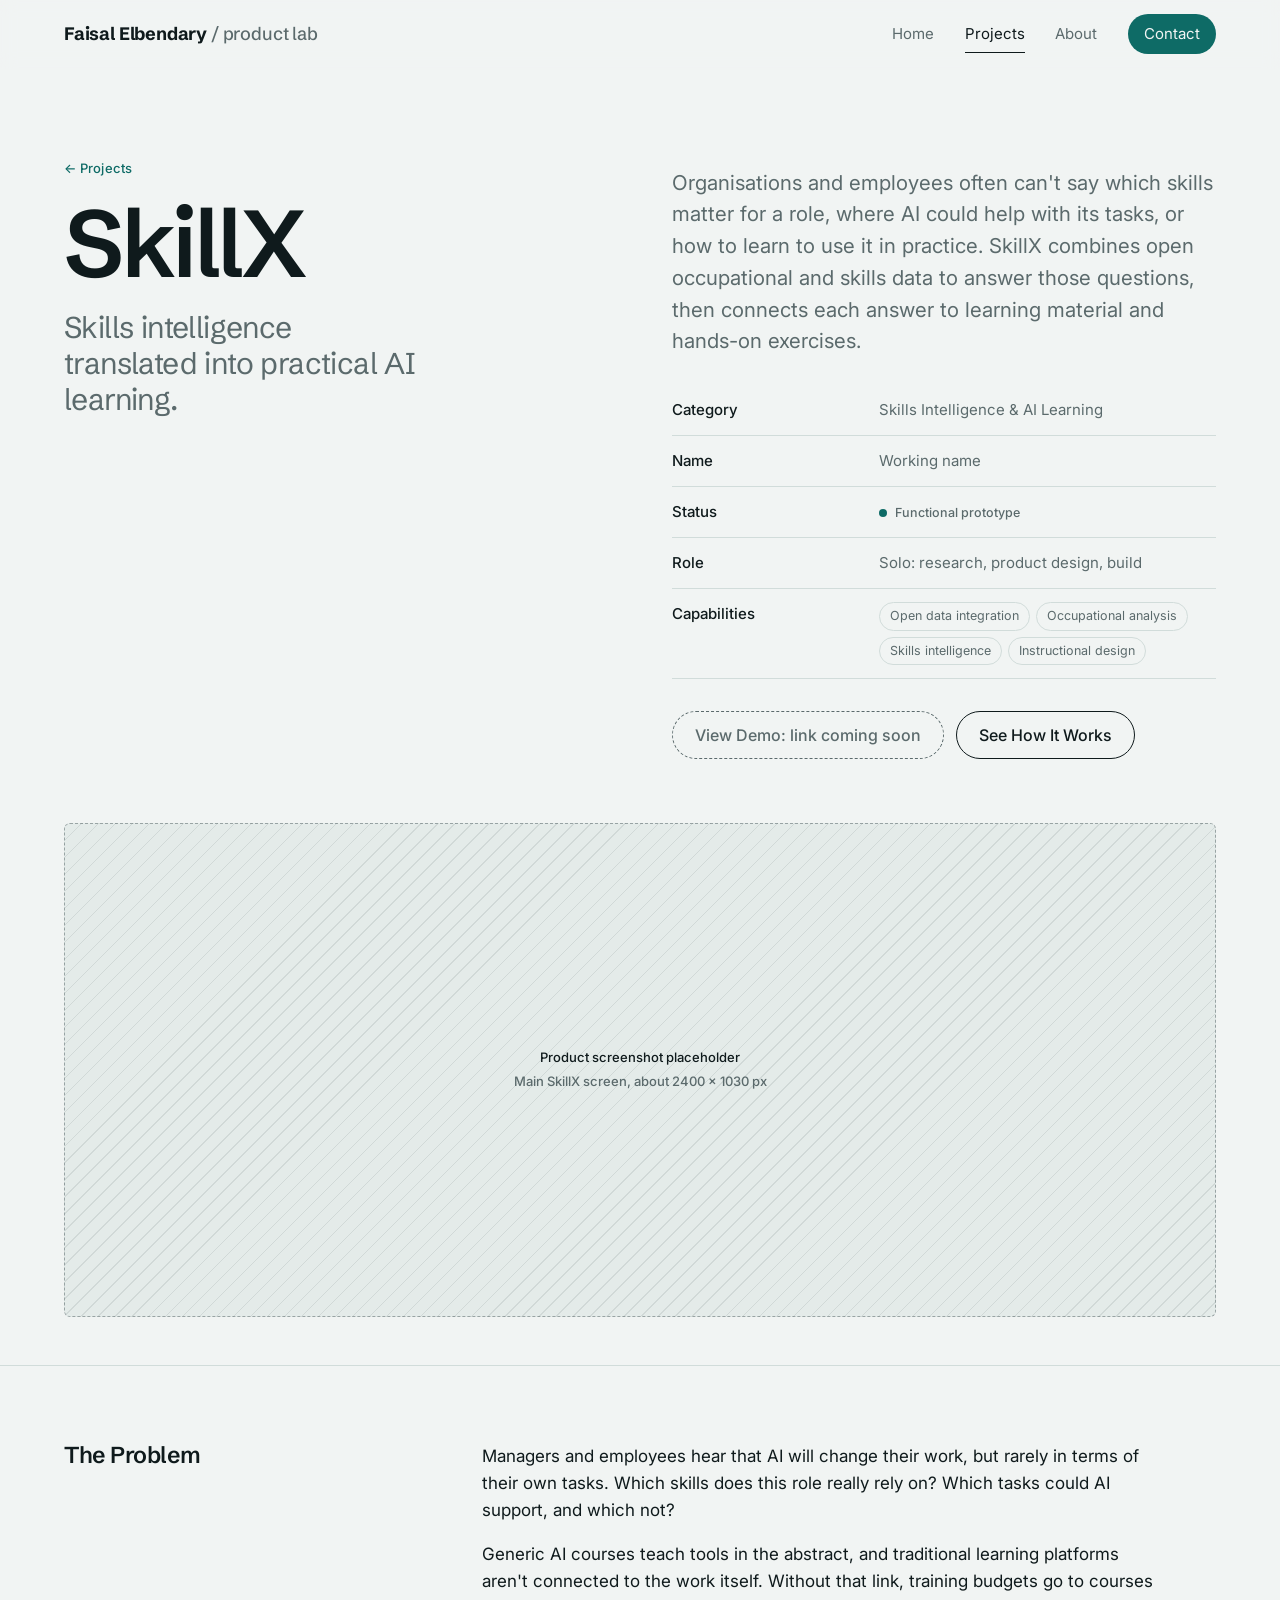
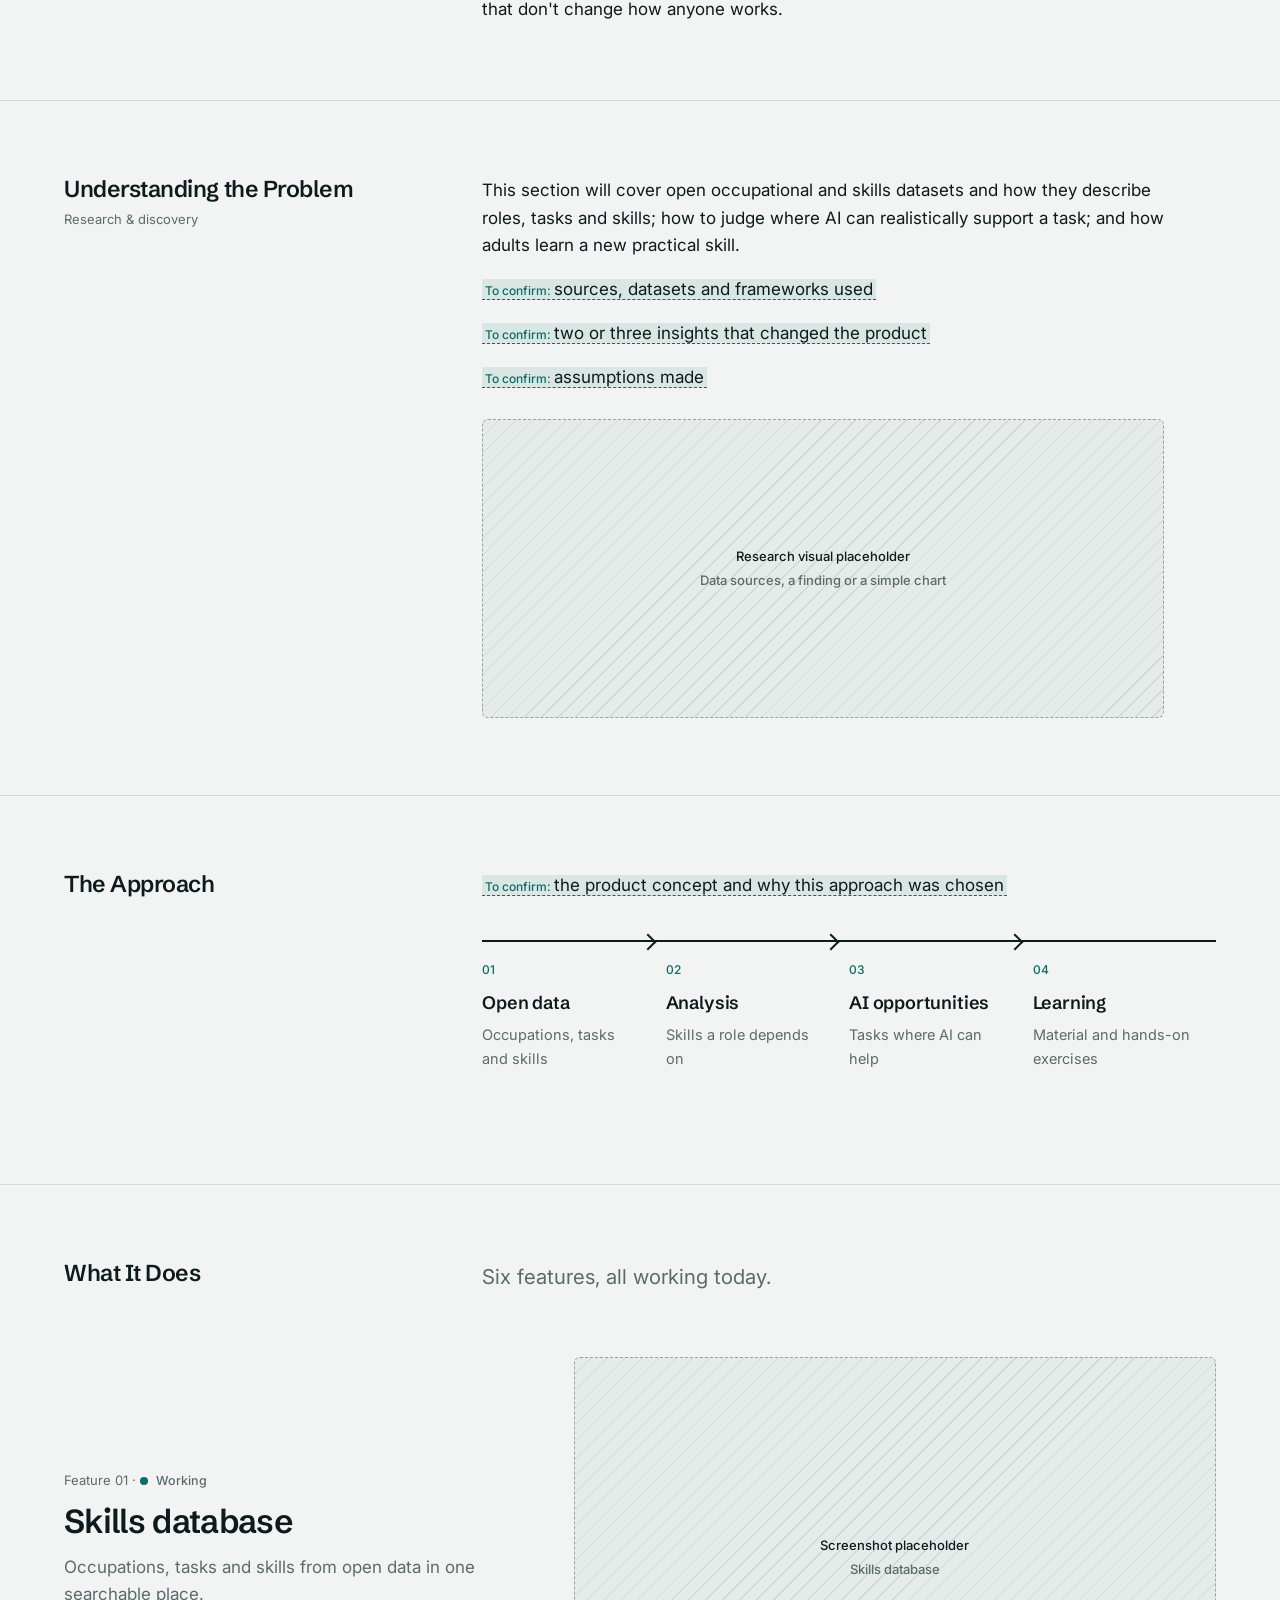
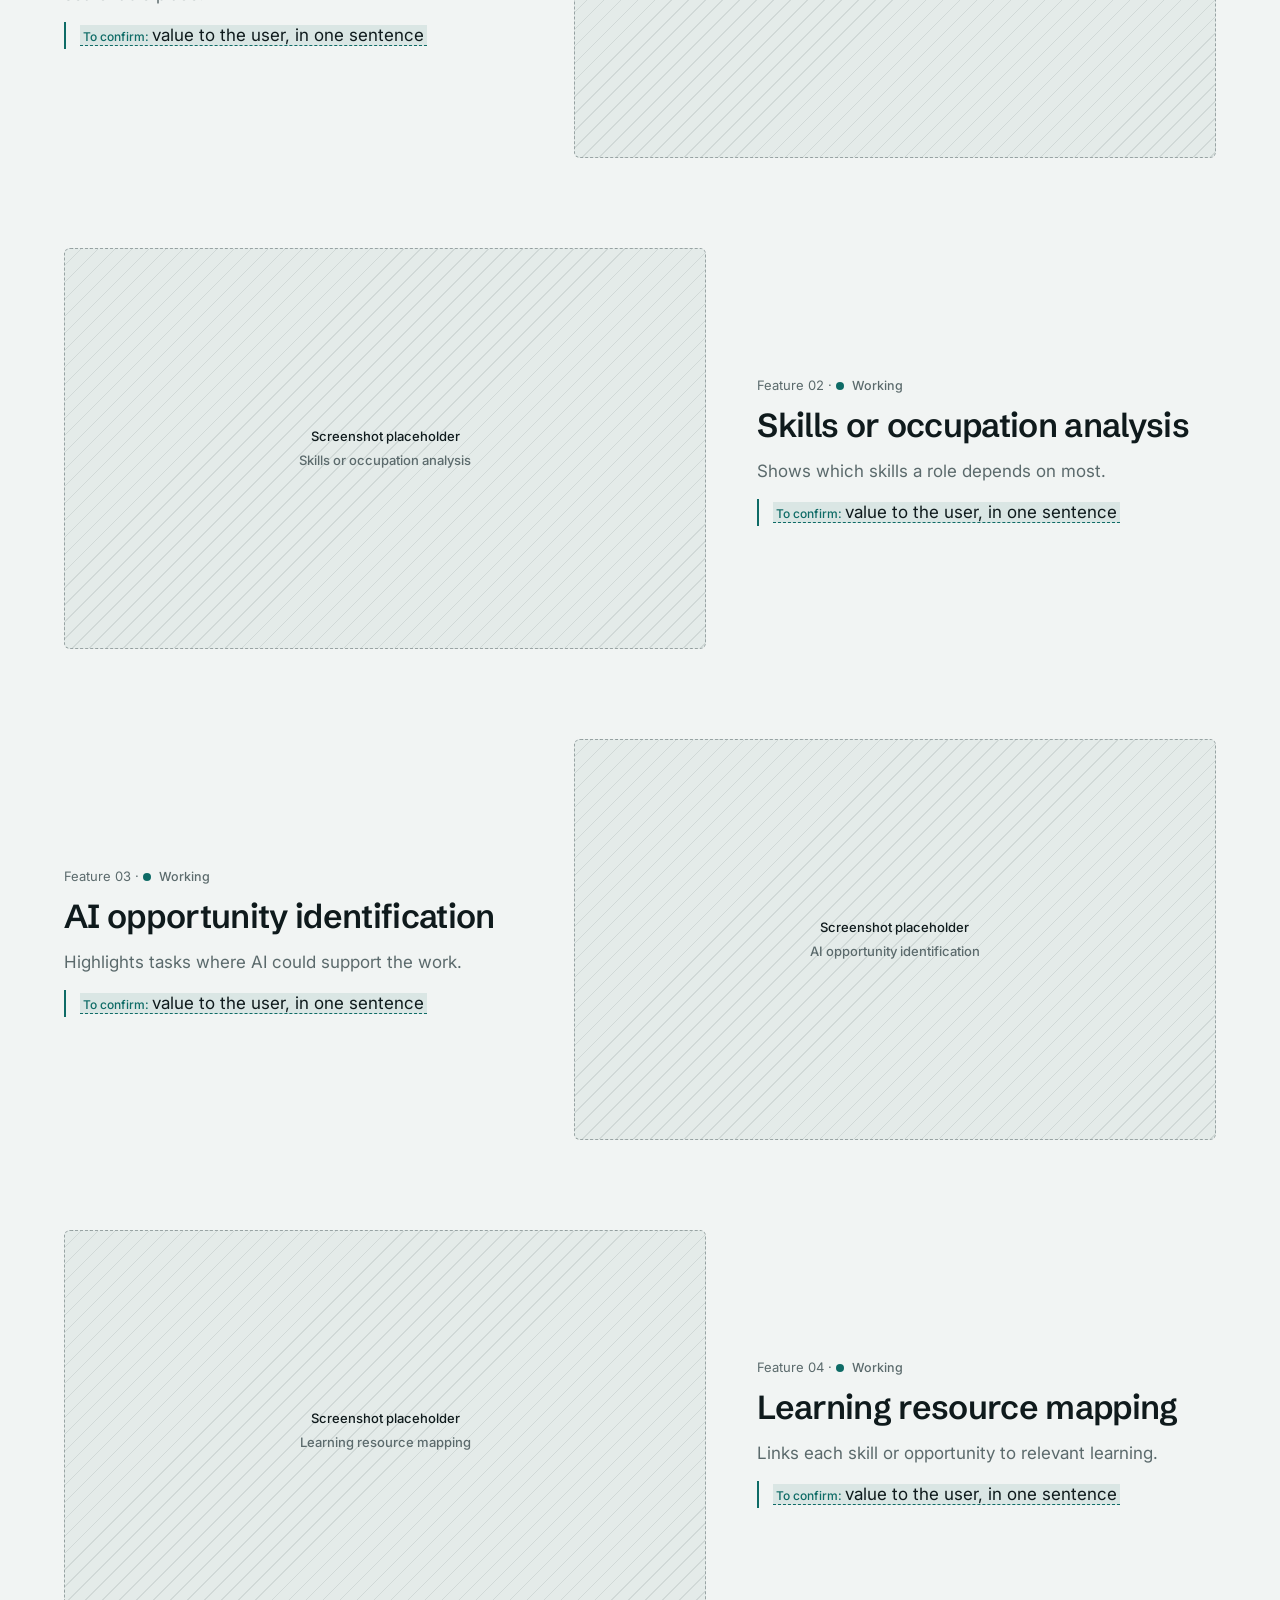
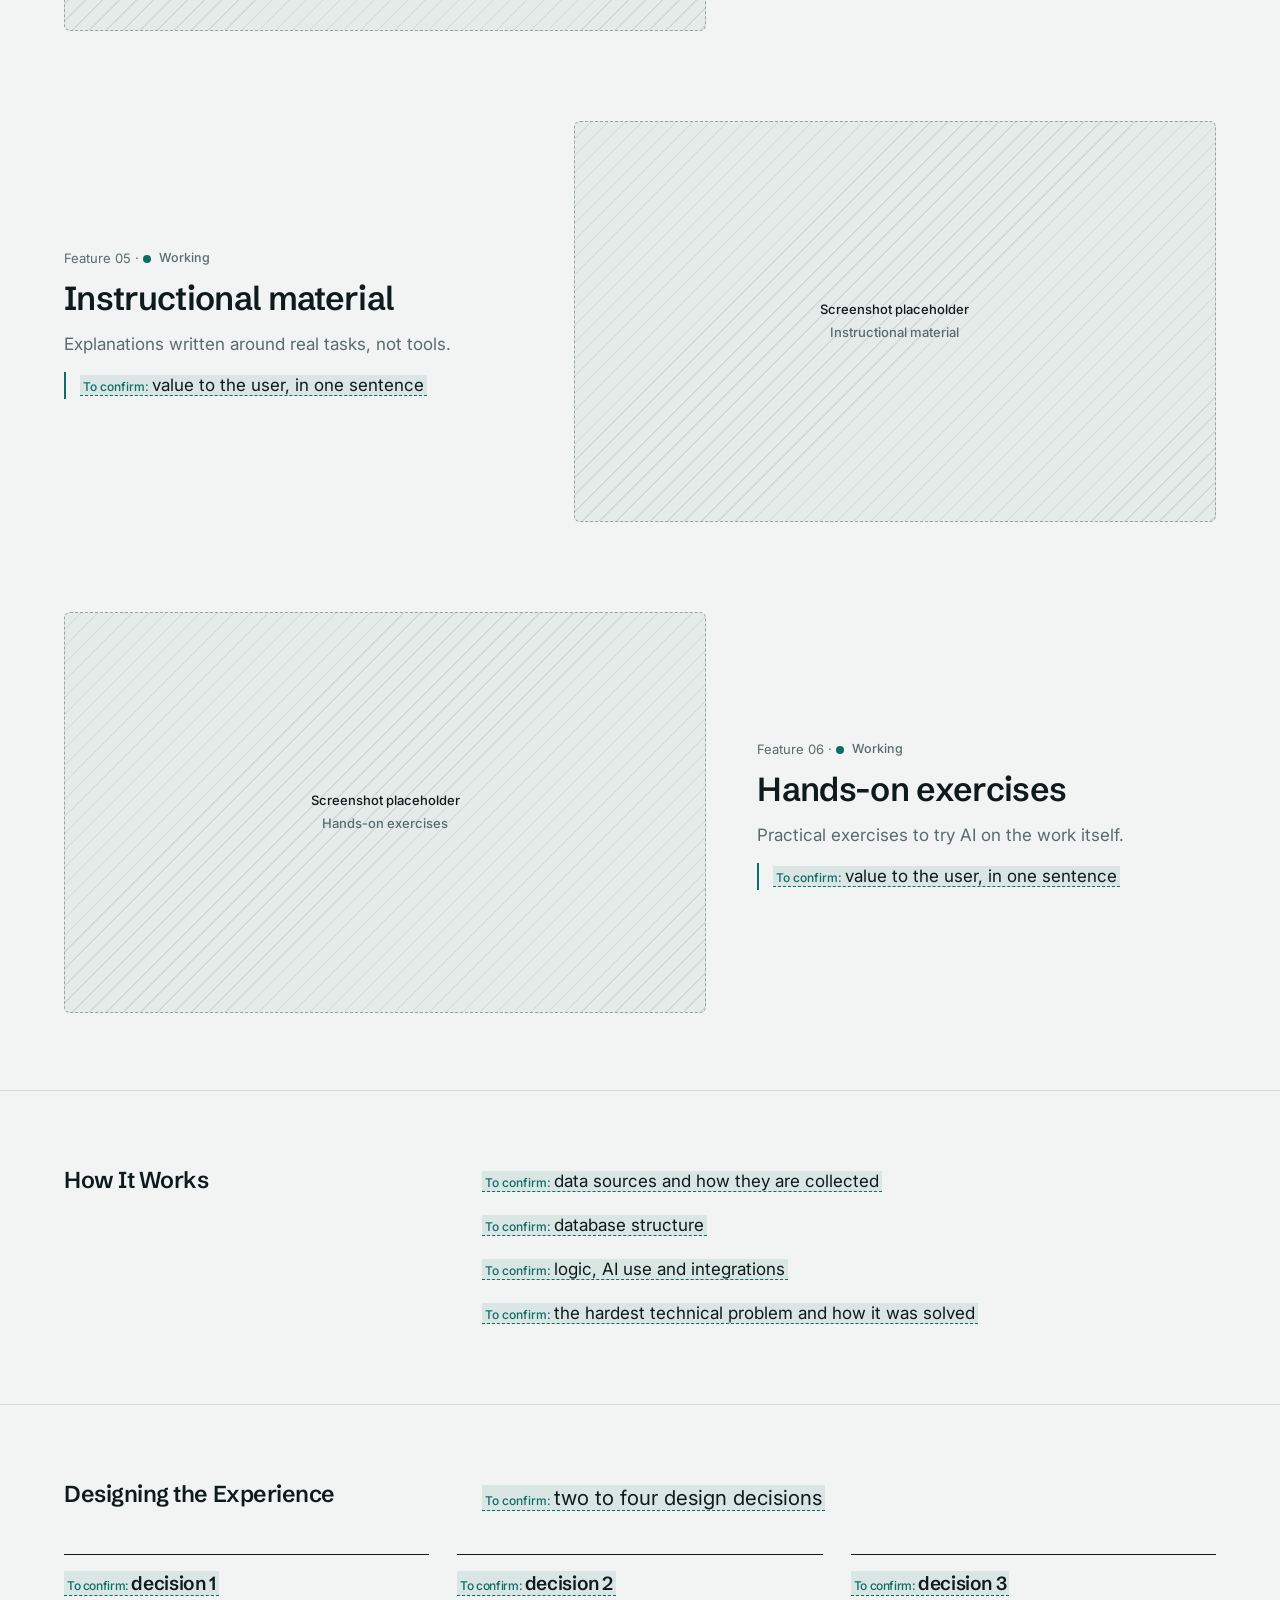
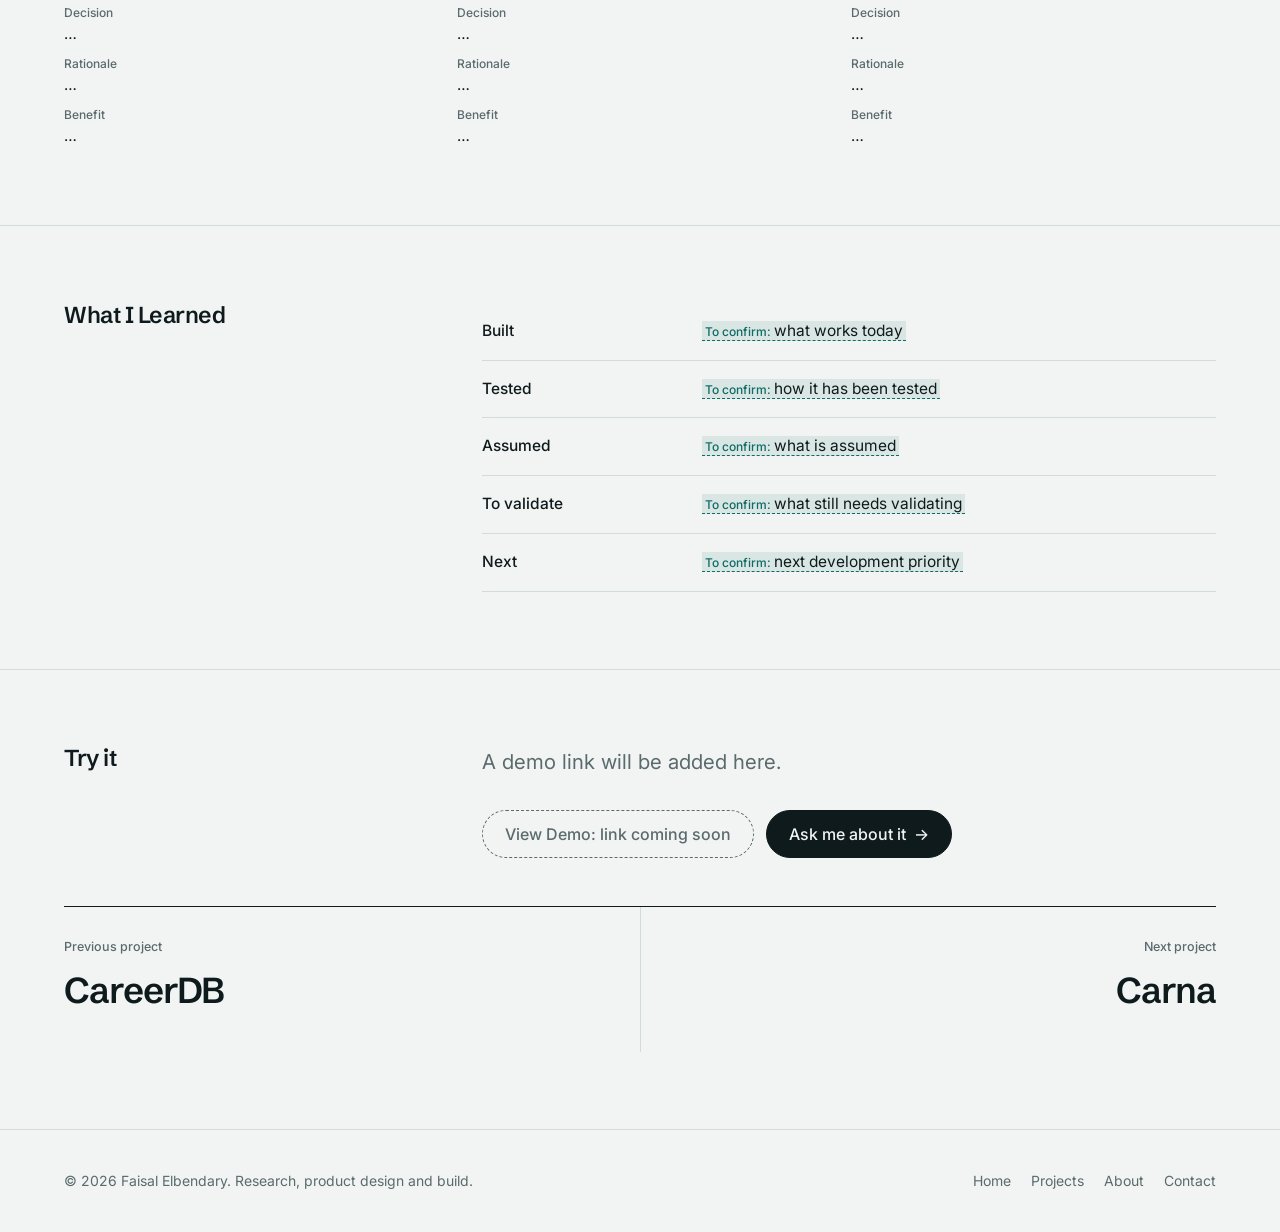
<file: projects/skillx.html>
<!doctype html>
<html lang="en">
<head>
<meta charset="utf-8">
<meta name="viewport" content="width=device-width, initial-scale=1, viewport-fit=cover">
<meta name="claude:viewport-fit-sides" content="cover">
<title>SkillX case study | Faisal Elbendary</title>
<meta name="description" content="Skills intelligence translated into practical AI learning.">
<link rel="preconnect" href="https://fonts.googleapis.com">
<link rel="preconnect" href="https://fonts.gstatic.com" crossorigin>
<link rel="stylesheet" href="https://fonts.googleapis.com/css2?family=Inter:wght@400;500&family=Schibsted+Grotesk:wght@500;600;700&display=swap">
<link rel="stylesheet" href="../assets/styles.css">
</head>
<body>
<a class="skip" href="#main">Skip to content</a>
<header class="top">
  <div class="wrap">
    <a class="brand" href="../index.html">Faisal Elbendary <span>/ product lab</span></a>
    <nav class="nav" aria-label="Main">
      <a class="home" href="../index.html">Home</a>
      <a href="../projects.html" aria-current="page">Projects</a>
      <a href="../about.html">About</a>
      <a class="cta" href="../contact.html">Contact</a>
    </nav>
  </div>
</header>
<main id="main">
<section class="cs-hero">
  <div class="wrap grid2">
    <div>
      <p class="eyebrow"><a class="link" href="../projects.html" style="font:inherit">&larr; Projects</a></p>
      <h1>SkillX</h1>
      <p class="pos">Skills intelligence translated into practical AI learning.</p>
    </div>
    <div>
      <p class="lead" style="margin-top:8px">Organisations and employees often can't say which skills matter for a role, where AI could help with its tasks, or how to learn to use it in practice. SkillX combines open occupational and skills data to answer those questions, then connects each answer to learning material and hands-on exercises.</p>
      <table class="facts">
        <tr><th scope="row">Category</th><td>Skills Intelligence &amp; AI Learning</td></tr>
        <tr><th scope="row">Name</th><td>Working name</td></tr>
        <tr><th scope="row">Status</th><td><span class="status">Functional prototype</span></td></tr>
        <tr><th scope="row">Role</th><td>Solo: research, product design, build</td></tr>
        <tr><th scope="row">Capabilities</th><td><ul class="tags"><li>Open data integration</li><li>Occupational analysis</li><li>Skills intelligence</li><li>Instructional design</li></ul></td></tr>
      </table>
      <div class="btns">
        <span class="btn" aria-disabled="true">View Demo: link coming soon</span>
        <a class="btn ghost" href="#features">See How It Works</a>
      </div>
    </div>
  </div>
</section>

<div class="wrap cs-visual">
  <div class="ph" style="aspect-ratio:21/9"><span><b>Product screenshot placeholder</b>Main SkillX screen, about 2400 × 1030 px</span></div>
</div>

<section class="cs-sec">
  <div class="wrap split">
    <h2 class="label">The Problem</h2>
    <div class="prose"><p>Managers and employees hear that AI will change their work, but rarely in terms of their own tasks. Which skills does this role really rely on? Which tasks could AI support, and which not?</p><p>Generic AI courses teach tools in the abstract, and traditional learning platforms aren't connected to the work itself. Without that link, training budgets go to courses that don't change how anyone works.</p></div>
  </div>
</section>

<section class="cs-sec">
  <div class="wrap split">
    <h2 class="label">Understanding the Problem<small>Research &amp; discovery</small></h2>
    <div class="prose">
      <p>This section will cover open occupational and skills datasets and how they describe roles, tasks and skills; how to judge where AI can realistically support a task; and how adults learn a new practical skill.</p>
      <p><em class="todo">sources, datasets and frameworks used</em></p>
      <p><em class="todo">two or three insights that changed the product</em></p>
      <p><em class="todo">assumptions made</em></p>
      <div class="ph" style="aspect-ratio:16/7;margin-top:28px"><span><b>Research visual placeholder</b>Data sources, a finding or a simple chart</span></div>
    </div>
  </div>
</section>

<section class="cs-sec">
  <div class="wrap split">
    <h2 class="label">The Approach</h2>
    <div>
      <div class="prose"><p><em class="todo">the product concept and why this approach was chosen</em></p></div>
      <ol class="flow" aria-label="How it flows"><li><b>Open data</b><span>Occupations, tasks and skills</span></li><li><b>Analysis</b><span>Skills a role depends on</span></li><li><b>AI opportunities</b><span>Tasks where AI can help</span></li><li><b>Learning</b><span>Material and hands-on exercises</span></li></ol>
      
    </div>
  </div>
</section>

<section class="cs-sec" id="features">
  <div class="wrap">
    <div class="split" style="margin-bottom:clamp(40px,5vw,72px)"><h2 class="label">What It Does</h2><p class="lead" style="margin:0">Six features, all working today.</p></div>
    <div class="feats">
      <div class="feat">
        <div class="feat-text">
          <span class="mono" style="color:var(--mute)">Feature 01 · <span class="status" style="display:inline-flex">Working</span></span>
          <h3>Skills database</h3>
          <p>Occupations, tasks and skills from open data in one searchable place.</p>
          <p class="value"><em class="todo">value to the user, in one sentence</em></p>
        </div>
        <div class="ph" style="aspect-ratio:16/10"><span><b>Screenshot placeholder</b>Skills database</span></div>
      </div>
      <div class="feat">
        <div class="feat-text">
          <span class="mono" style="color:var(--mute)">Feature 02 · <span class="status" style="display:inline-flex">Working</span></span>
          <h3>Skills or occupation analysis</h3>
          <p>Shows which skills a role depends on most.</p>
          <p class="value"><em class="todo">value to the user, in one sentence</em></p>
        </div>
        <div class="ph" style="aspect-ratio:16/10"><span><b>Screenshot placeholder</b>Skills or occupation analysis</span></div>
      </div>
      <div class="feat">
        <div class="feat-text">
          <span class="mono" style="color:var(--mute)">Feature 03 · <span class="status" style="display:inline-flex">Working</span></span>
          <h3>AI opportunity identification</h3>
          <p>Highlights tasks where AI could support the work.</p>
          <p class="value"><em class="todo">value to the user, in one sentence</em></p>
        </div>
        <div class="ph" style="aspect-ratio:16/10"><span><b>Screenshot placeholder</b>AI opportunity identification</span></div>
      </div>
      <div class="feat">
        <div class="feat-text">
          <span class="mono" style="color:var(--mute)">Feature 04 · <span class="status" style="display:inline-flex">Working</span></span>
          <h3>Learning resource mapping</h3>
          <p>Links each skill or opportunity to relevant learning.</p>
          <p class="value"><em class="todo">value to the user, in one sentence</em></p>
        </div>
        <div class="ph" style="aspect-ratio:16/10"><span><b>Screenshot placeholder</b>Learning resource mapping</span></div>
      </div>
      <div class="feat">
        <div class="feat-text">
          <span class="mono" style="color:var(--mute)">Feature 05 · <span class="status" style="display:inline-flex">Working</span></span>
          <h3>Instructional material</h3>
          <p>Explanations written around real tasks, not tools.</p>
          <p class="value"><em class="todo">value to the user, in one sentence</em></p>
        </div>
        <div class="ph" style="aspect-ratio:16/10"><span><b>Screenshot placeholder</b>Instructional material</span></div>
      </div>
      <div class="feat">
        <div class="feat-text">
          <span class="mono" style="color:var(--mute)">Feature 06 · <span class="status" style="display:inline-flex">Working</span></span>
          <h3>Hands-on exercises</h3>
          <p>Practical exercises to try AI on the work itself.</p>
          <p class="value"><em class="todo">value to the user, in one sentence</em></p>
        </div>
        <div class="ph" style="aspect-ratio:16/10"><span><b>Screenshot placeholder</b>Hands-on exercises</span></div>
      </div>
    </div>
  </div>
</section>

<section class="cs-sec">
  <div class="wrap split">
    <h2 class="label">How It Works</h2>
    <div class="prose">
      <p><em class="todo">data sources and how they are collected</em></p>
      <p><em class="todo">database structure</em></p>
      <p><em class="todo">logic, AI use and integrations</em></p>
      <p><em class="todo">the hardest technical problem and how it was solved</em></p>
    </div>
  </div>
</section>

<section class="cs-sec">
  <div class="wrap">
    <div class="split" style="margin-bottom:40px"><h2 class="label">Designing the Experience</h2><p class="lead" style="margin:0"><em class="todo">two to four design decisions</em></p></div>
    <ul class="decisions">
      <li><h3><em class="todo">decision 1</em></h3><dl><dt>Decision</dt><dd>…</dd><dt>Rationale</dt><dd>…</dd><dt>Benefit</dt><dd>…</dd></dl></li>
      <li><h3><em class="todo">decision 2</em></h3><dl><dt>Decision</dt><dd>…</dd><dt>Rationale</dt><dd>…</dd><dt>Benefit</dt><dd>…</dd></dl></li>
      <li><h3><em class="todo">decision 3</em></h3><dl><dt>Decision</dt><dd>…</dd><dt>Rationale</dt><dd>…</dd><dt>Benefit</dt><dd>…</dd></dl></li>
    </ul>
  </div>
</section>

<section class="cs-sec">
  <div class="wrap split">
    <h2 class="label">What I Learned</h2>
    <table class="ledger">
      <tr><th scope="row">Built</th><td><em class="todo">what works today</em></td></tr>
      <tr><th scope="row">Tested</th><td><em class="todo">how it has been tested</em></td></tr>
      <tr><th scope="row">Assumed</th><td><em class="todo">what is assumed</em></td></tr>
      <tr><th scope="row">To validate</th><td><em class="todo">what still needs validating</em></td></tr>
      <tr><th scope="row">Next</th><td><em class="todo">next development priority</em></td></tr>
    </table>
  </div>
</section>

<section class="cs-sec">
  <div class="wrap">
    <div class="split" style="margin-bottom:48px">
      <h2 class="label">Try it</h2>
      <div>
        <p class="lead" style="margin:0">A demo link will be added here.</p>
        <div class="btns"><span class="btn" aria-disabled="true">View Demo: link coming soon</span><a class="btn primary" href="../contact.html">Ask me about it <span class="arrow" aria-hidden="true">&rarr;</span></a></div>
      </div>
    </div>
    <nav class="pn" aria-label="More projects">
      <a href="../projects/careerdb.html"><small>Previous project</small><b>CareerDB</b></a>
      <a href="../projects/carna.html"><small>Next project</small><b>Carna</b></a>
    </nav>
  </div>
</section>
</main>
<footer class="foot">
  <div class="wrap">
    <span>&copy; <span id="year">2026</span> Faisal Elbendary. Research, product design and build.</span>
    <nav aria-label="Footer">
      <a href="../index.html">Home</a>
      <a href="../projects.html">Projects</a>
      <a href="../about.html">About</a>
      <a href="../contact.html">Contact</a>
    </nav>
  </div>
</footer>
<script src="../assets/site.js"></script>
</body>
</html>
</file>
<file: assets/styles.css>
/* VOICE   occasion, calm: an independent product lab's notebook
   IDEA    a research journal: big plain statements, a metadata table, figures with captions
   PICTURE real product screenshots, framed like plates in a journal; clear placeholders where none exist
   COLOUR  cool mineral ground, deep ink, grey-green second voice, one deep teal accent
   TYPE    Schibsted Grotesk for display, Inter for text
   LAYOUT  12-column editorial grid; heading left, text right; stacks to one column under 760px */

:root{
  color-scheme:light dark;
  --bg:light-dark(#f1f4f3,#0d1415);
  --bg2:light-dark(#e1e8e6,#172123);
  --ink:light-dark(#0f1a1c,#e6eeec);
  --mute:light-dark(#5b6a6c,#97a6a5);
  --line:light-dark(#d1dcda,#263335);
  --acc:light-dark(#0e6b66,#4fb8ad);
  --acc-ink:light-dark(#f1f4f3,#0d1415);
  --ph:light-dark(#e4ebe9,#152022);
  --close:light-dark(#0e3b3a,#0a2b2a);
  --close-ink:#eaf2f0;
  --max:1240px;
  --gut:max(5vw,16px);
  --display:"Schibsted Grotesk",system-ui,sans-serif;
  --text:"Inter",system-ui,sans-serif;
  --mono:var(--text);
}
:root[data-theme=light]{color-scheme:light}
:root[data-theme=dark]{color-scheme:dark}
*{box-sizing:border-box;min-width:0}
html{scroll-behavior:smooth}
@media (prefers-reduced-motion:reduce){html{scroll-behavior:auto}*{transition:none!important}}
body{margin:0;background:var(--bg);color:var(--ink);font:17px/1.6 var(--text);overflow-x:clip;-webkit-font-smoothing:antialiased}
img{max-width:100%;display:block}
a{color:inherit}
p{margin:0 0 1em}
h1,h2,h3,h4{font-family:var(--display);font-weight:600;letter-spacing:-.02em;line-height:1.08;margin:0}
:focus-visible{outline:2px solid var(--acc);outline-offset:3px;border-radius:2px}
.skip{position:absolute;left:-999px;top:8px;background:var(--ink);color:var(--bg);padding:8px 12px;z-index:20}
.skip:focus{left:16px}

.wrap{max-width:calc(var(--max) + 2*var(--gut));margin:0 auto;padding-left:max(var(--gut),env(safe-area-inset-left,0px));padding-right:max(var(--gut),env(safe-area-inset-right,0px))}
.band{padding-block:clamp(56px,8vw,120px)}
.band.tight{padding-block:clamp(40px,5vw,72px)}
.rule{border-top:1px solid var(--line)}

/* header */
.top{position:sticky;top:0;z-index:10;background:color-mix(in srgb,var(--bg) 92%,transparent);backdrop-filter:saturate(1.2) blur(8px);border-bottom:1px solid transparent;transition:border-color .2s}
.top.scrolled{border-bottom-color:var(--line)}
.top .wrap{display:flex;align-items:center;justify-content:space-between;gap:16px;height:68px}
.brand{font-family:var(--display);font-weight:700;font-size:18px;text-decoration:none;letter-spacing:-.01em}
.brand span{color:var(--mute);font-weight:500}
.nav{display:flex;align-items:center;gap:clamp(14px,2.4vw,32px);font-size:15px}
.nav a{text-decoration:none;color:var(--mute);padding:6px 0;border-bottom:1px solid transparent;transition:color .15s,border-color .15s}
.nav a:hover{color:var(--ink)}
.nav a[aria-current=page]{color:var(--ink);border-bottom-color:var(--ink)}
.nav a.cta{color:var(--acc-ink);background:var(--acc);padding:8px 16px;border-radius:999px;border:0}
.nav a.cta:hover{filter:brightness(1.1)}
@media(max-width:560px){.brand span{display:none}.nav{font-size:14px;gap:14px}.nav a.cta{padding:7px 12px}}


/* type */
.eyebrow{font:500 13px/1.4 var(--mono);color:var(--mute);letter-spacing:.02em;margin:0 0 20px}
.display{font-size:clamp(40px,6.6vw,84px);line-height:1.02;letter-spacing:-.035em;max-width:16ch}
.display .soft,.h2 .soft{color:var(--mute)}
.h2{font-size:clamp(30px,4vw,52px);letter-spacing:-.03em;max-width:18ch}
.h3{font-size:clamp(21px,2vw,26px)}
.lead{font-size:clamp(18px,1.6vw,21px);line-height:1.55;color:var(--mute);max-width:52ch}
.lead strong{color:var(--ink);font-weight:500}
.small{font-size:14px;color:var(--mute)}
.mono{font-family:var(--mono);font-size:13px}

/* buttons */
.btns{display:flex;flex-wrap:wrap;gap:12px;margin-top:32px}
.btn{display:inline-flex;align-items:center;gap:8px;font:500 16px/1 var(--text);text-decoration:none;padding:15px 22px;border-radius:999px;border:1px solid var(--ink);transition:background .15s,color .15s,transform .15s}
.btn:hover{transform:translateY(-1px)}
.btn.primary{background:var(--ink);color:var(--bg)}
.btn.primary:hover{background:var(--acc);border-color:var(--acc);color:var(--acc-ink)}
.btn.ghost:hover{background:var(--ink);color:var(--bg)}
.btn[aria-disabled=true]{border-style:dashed;color:var(--mute);border-color:var(--mute);cursor:not-allowed;transform:none;background:none}
.arrow{transition:transform .15s}
a:hover .arrow{transform:translateX(3px)}
.link{color:var(--acc);text-decoration:none;font-weight:500;display:inline-flex;gap:6px;align-items:center}
.link:hover{text-decoration:underline;text-underline-offset:4px}

/* tags and status */
.tags{display:flex;flex-wrap:wrap;gap:6px;list-style:none;padding:0;margin:0}
.tags li{font:400 12.5px/1 var(--mono);padding:7px 10px;border:1px solid var(--line);border-radius:999px;color:var(--mute);white-space:nowrap}
.status{display:inline-flex;align-items:center;gap:8px;font:500 12.5px/1 var(--mono);white-space:nowrap}
.status::before{content:"";width:8px;height:8px;border-radius:50%;background:var(--acc)}
.status.concept::before{background:transparent;border:1.5px solid var(--mute)}
.status.tbc{color:var(--mute)}

/* placeholders: hatched, labelled, meant to be replaced */
.ph{position:relative;background:var(--ph);background-image:repeating-linear-gradient(135deg,transparent 0 11px,color-mix(in srgb,var(--mute) 14%,transparent) 11px 12px);border:1px dashed color-mix(in srgb,var(--mute) 55%,transparent);border-radius:6px;display:grid;place-items:center;text-align:center;padding:24px;color:var(--mute);font:500 13px/1.5 var(--mono)}
.ph b{display:block;color:var(--ink);font-weight:500;margin-bottom:4px}
.todo{background:color-mix(in srgb,var(--acc) 10%,transparent);color:var(--ink);border-bottom:1px dashed var(--acc);padding:0 3px;font-style:normal}
.todo::before{content:"To confirm: ";font:500 12px var(--mono);color:var(--acc)}

/* frames for real screenshots */
.shot{margin:0}
.shot .frame{background:var(--bg2);border-radius:6px;overflow:hidden;border:1px solid var(--line)}
.shot .frame img{width:100%;height:auto}
.shot figcaption{font-size:14px;color:var(--mute);margin-top:12px;max-width:60ch}
.phone{background:var(--bg2);border-radius:6px;padding:clamp(20px,4vw,48px);display:flex;justify-content:center;align-items:flex-start;gap:clamp(12px,2vw,28px);border:1px solid var(--line)}
.phone img{height:auto;width:min(100%,280px);border-radius:28px;border:1px solid var(--line);box-shadow:0 1px 0 var(--line)}

/* home: hero */
.hero{padding-block:clamp(56px,10vw,150px) clamp(48px,7vw,96px)}
.hero .lead{margin-top:32px}

/* section head: label column + content column */
.split{display:grid;grid-template-columns:minmax(0,4fr) minmax(0,8fr);gap:clamp(24px,4vw,64px)}
.split>.label{font-family:var(--display);font-weight:600;font-size:clamp(20px,1.8vw,24px);letter-spacing:-.02em}
@media(max-width:760px){.split{grid-template-columns:minmax(0,1fr);gap:20px}}

/* project grid (home and index) */
.sect-head{display:flex;justify-content:space-between;align-items:baseline;gap:16px;margin-bottom:40px;flex-wrap:wrap}
.sect-head .eyebrow{margin:0}
.grid{display:grid;grid-template-columns:repeat(2,minmax(0,1fr));gap:clamp(40px,5vw,72px) clamp(20px,3vw,40px)}
.grid .card:first-child{grid-column:1/-1}
.card{text-decoration:none;display:block}
.card .media{aspect-ratio:16/10;border-radius:6px;overflow:hidden;background:var(--bg2);border:1px solid var(--line)}
.grid .card:first-child .media{aspect-ratio:21/9}
.card .media img{width:100%;height:100%;object-fit:cover;object-position:top;transition:transform .5s ease}
.card:hover .media img{transform:scale(1.02)}
.card .media.ph{height:auto}
.card .meta{display:grid;grid-template-columns:minmax(0,1fr) auto;gap:4px 16px;margin-top:20px}
.card h3{font-size:clamp(22px,2.2vw,30px)}
.card .cat{color:var(--mute);font-size:15px}
.card p{margin:12px 0 16px;color:var(--mute);max-width:56ch}
.card .go{margin-top:18px}
.card:hover h3{color:var(--acc)}
.grid .card:first-child .body{display:grid;grid-template-columns:minmax(0,5fr) minmax(0,7fr);gap:8px 40px;align-items:start}
.grid .card:first-child .body .meta{grid-column:1}
@media(max-width:760px){.grid{grid-template-columns:minmax(0,1fr)}.grid .card:first-child .media{aspect-ratio:16/10}.grid .card:first-child .body{display:block}}

/* index list (projects page) */
.plist{list-style:none;margin:0;padding:0;border-top:1px solid var(--ink)}
.plist li{border-bottom:1px solid var(--line)}
.plist a{display:grid;grid-template-columns:minmax(0,5fr) minmax(0,7fr);gap:clamp(20px,4vw,56px);padding-block:clamp(28px,4vw,48px);text-decoration:none}
.plist .media{aspect-ratio:4/3;border-radius:6px;overflow:hidden;border:1px solid var(--line);background:var(--bg2)}
.plist .media img{width:100%;height:100%;object-fit:cover;object-position:top;transition:transform .5s}
.plist a:hover img{transform:scale(1.02)}
.plist a:hover h2{color:var(--acc)}
.plist h2{font-size:clamp(28px,3.4vw,44px);margin:8px 0 6px}
.plist .row{display:flex;justify-content:space-between;gap:12px;flex-wrap:wrap;align-items:center}
.plist p{color:var(--mute);margin:16px 0 20px;max-width:56ch}
@media(max-width:760px){.plist a{grid-template-columns:minmax(0,1fr)}}

/* steps */
.steps{display:grid;grid-template-columns:repeat(4,minmax(0,1fr));gap:clamp(20px,3vw,40px);list-style:none;margin:56px 0 0;padding:0;counter-reset:s}
.steps li{border-top:1px solid var(--ink);padding-top:20px}
.steps svg{width:40px;height:40px;margin-bottom:28px;color:var(--acc)}
.steps h3{font-size:22px;margin-bottom:10px}
.steps p{color:var(--mute);font-size:16px;margin:0}
.steps.wide p{font-size:16px}
@media(max-width:960px){.steps{grid-template-columns:repeat(2,minmax(0,1fr))}}
@media(max-width:520px){.steps{grid-template-columns:minmax(0,1fr)}}

/* build list */
.blist{list-style:none;margin:0;padding:0}
.blist li{display:grid;grid-template-columns:minmax(0,5fr) minmax(0,7fr);gap:24px;padding-block:24px;border-bottom:1px solid var(--line)}
.blist li:first-child{border-top:1px solid var(--line)}
.blist h3{font-size:clamp(20px,2vw,24px)}
.blist p{color:var(--mute);margin:0}
@media(max-width:600px){.blist li{grid-template-columns:minmax(0,1fr);gap:8px}}

/* closing CTA */
.close{background:var(--close);color:var(--close-ink)}
.close .h2{max-width:14ch}
.close .lead{color:color-mix(in srgb,var(--close-ink) 75%,var(--close))}
.close .btn{border-color:var(--close-ink)}
.close .btn.primary{background:var(--close-ink);color:var(--close)}
.close .btn.primary:hover{background:var(--acc);border-color:var(--acc);color:var(--acc-ink)}
.close .wrap{display:grid;grid-template-columns:minmax(0,7fr) minmax(0,5fr);gap:32px;align-items:end}
@media(max-width:760px){.close .wrap{grid-template-columns:minmax(0,1fr)}}

/* case study */
.cs-hero{padding-block:clamp(48px,7vw,104px) clamp(40px,5vw,64px)}
.cs-hero .grid2{display:grid;grid-template-columns:minmax(0,6fr) minmax(0,6fr);gap:clamp(28px,5vw,80px);align-items:start}
.cs-hero h1{font-size:clamp(48px,7.4vw,104px);letter-spacing:-.04em;line-height:.98}
.cs-hero .pos{font-family:var(--display);font-size:clamp(22px,2.4vw,30px);line-height:1.2;letter-spacing:-.02em;color:var(--mute);margin-top:20px;max-width:20ch}
@media(max-width:860px){.cs-hero .grid2{grid-template-columns:minmax(0,1fr)}}
.facts{width:100%;border-collapse:collapse;margin-top:28px;font-size:15px}
.facts th,.facts td{text-align:left;padding:13px 0;border-bottom:1px solid var(--line);vertical-align:top}
.facts th{font-weight:500;width:38%;padding-right:16px}
.facts td{color:var(--mute)}
.cs-visual{margin-bottom:clamp(24px,4vw,48px)}
.cs-visual .frame{border-radius:6px}

.cs-sec{padding-block:clamp(48px,6vw,96px);border-top:1px solid var(--line)}
.cs-sec .split>.label small{display:block;font:400 13px/1.4 var(--mono);color:var(--mute);letter-spacing:0;margin-top:8px}
.prose{max-width:62ch}
.prose p:last-child{margin-bottom:0}
.prose h3{font-size:20px;margin:32px 0 10px}
.prose h3:first-child{margin-top:0}
.prose ul{padding-left:1.1em;margin:0 0 1em}
.prose li{margin-bottom:.4em}

.figs{display:grid;grid-template-columns:repeat(2,minmax(0,1fr));gap:20px;margin-top:40px}
@media(max-width:700px){.figs{grid-template-columns:minmax(0,1fr)}}

/* numbers row */
.nums{display:grid;grid-template-columns:repeat(auto-fit,minmax(10em,1fr));gap:24px;margin:36px 0 8px;padding:0;list-style:none}
.nums li{border-top:1px solid var(--ink);padding-top:14px}
.nums b{display:block;font-family:var(--display);font-weight:600;font-size:clamp(30px,3.4vw,44px);letter-spacing:-.03em;line-height:1;font-variant-numeric:tabular-nums}
.nums span{font-size:14px;color:var(--mute);display:block;margin-top:8px}

/* data funnel */
.funnel{margin:36px 0 8px;display:grid;gap:10px}
.funnel .r{display:grid;grid-template-columns:minmax(0,1fr) auto;gap:4px 16px;font-size:14px}
.funnel .bar{grid-column:1/-1;height:10px;background:var(--bg2);border-radius:2px;overflow:hidden}
.funnel .bar i{display:block;height:100%;background:var(--acc)}
.funnel .r:not(:first-child) .bar i{background:color-mix(in srgb,var(--acc) 70%,var(--bg))}
.funnel .v{font-family:var(--mono);font-variant-numeric:tabular-nums}

/* source list */
.sources{list-style:none;padding:0;margin:28px 0 0;display:grid;gap:0}
.sources li{display:grid;grid-template-columns:minmax(0,1fr) minmax(0,1.4fr);gap:16px;padding:14px 0;border-bottom:1px solid var(--line);font-size:15px}
.sources li:first-child{border-top:1px solid var(--line)}
.sources b{font-weight:500}
.sources span{color:var(--mute)}
@media(max-width:560px){.sources li{grid-template-columns:minmax(0,1fr);gap:2px}}

/* flow diagram */
.flow{display:grid;grid-template-columns:repeat(4,minmax(0,1fr));gap:0;margin-top:40px;list-style:none;padding:0;counter-reset:f}
.flow li{position:relative;padding:20px 24px 20px 0;border-top:2px solid var(--ink)}
.flow li::before{counter-increment:f;content:counter(f,decimal-leading-zero);font:500 12px var(--mono);color:var(--acc);display:block;margin-bottom:12px}
.flow li::after{content:"";position:absolute;top:-6px;right:12px;width:10px;height:10px;border-top:2px solid var(--ink);border-right:2px solid var(--ink);transform:rotate(45deg)}
.flow li:last-child::after{display:none}
.flow b{display:block;font-family:var(--display);font-weight:600;font-size:18px;margin-bottom:6px;letter-spacing:-.01em}
.flow span{font-size:14.5px;color:var(--mute);display:block}
@media(max-width:760px){.flow{grid-template-columns:minmax(0,1fr)}.flow li{border-top:0;border-left:2px solid var(--ink);padding:0 0 24px 20px}.flow li::after{display:none}}

/* features */
.feats{display:grid;gap:clamp(56px,7vw,96px);margin-top:8px}
.feat{display:grid;grid-template-columns:minmax(0,5fr) minmax(0,7fr);gap:clamp(24px,4vw,64px);align-items:center}
.feat:nth-child(even) .feat-text{order:2}
.feat h3{font-size:clamp(24px,2.6vw,34px);margin:10px 0 14px}
.feat p{color:var(--mute);margin:0;max-width:46ch}
.feat .value{color:var(--ink);margin-top:14px;padding-left:14px;border-left:2px solid var(--acc)}
.feat .phone img{width:min(100%,260px)}
@media(max-width:860px){.feat{grid-template-columns:minmax(0,1fr)}.feat:nth-child(even) .feat-text{order:0}}

/* decisions */
.decisions{display:grid;grid-template-columns:repeat(auto-fit,minmax(min(100%,17em),1fr));gap:28px;list-style:none;margin:0;padding:0}
.decisions li{border-top:1px solid var(--ink);padding-top:18px}
.decisions h3{font-size:19px;margin-bottom:12px}
.decisions dl{margin:0;font-size:15px}
.decisions dt{font:500 12px var(--mono);color:var(--mute);margin-top:10px}
.decisions dd{margin:2px 0 0}

/* learned table */
.ledger{width:100%;border-collapse:collapse;font-size:15.5px}
.ledger th,.ledger td{text-align:left;vertical-align:top;padding:16px 0;border-bottom:1px solid var(--line)}
.ledger th{width:30%;font-weight:500;padding-right:20px}
.ledger td{color:var(--mute)}
@media(max-width:560px){.ledger th,.ledger td{display:block;width:auto;padding:0}.ledger th{padding-top:16px}.ledger td{padding-bottom:16px}}

/* prev / next */
.pn{display:grid;grid-template-columns:repeat(2,minmax(0,1fr));border-top:1px solid var(--ink)}
.pn a{padding:32px 0;text-decoration:none;display:block}
.pn a+a{text-align:right;border-left:1px solid var(--line);padding-left:20px}
.pn small{font:500 12.5px var(--mono);color:var(--mute);display:block;margin-bottom:8px}
.pn b{font-family:var(--display);font-weight:600;font-size:clamp(22px,3vw,36px);letter-spacing:-.03em}
.pn a:hover b{color:var(--acc)}

/* about capabilities */
.caps{display:grid;grid-template-columns:repeat(3,minmax(0,1fr));gap:36px 28px;list-style:none;margin:0;padding:0}
.caps li{border-top:1px solid var(--line);padding-top:16px}
.caps h3{font-size:19px;margin-bottom:8px}
.caps p{color:var(--mute);font-size:15.5px;margin:0}
@media(max-width:860px){.caps{grid-template-columns:repeat(2,minmax(0,1fr))}}
@media(max-width:520px){.caps{grid-template-columns:minmax(0,1fr)}}

/* contact */
.contact-list{list-style:none;margin:0;padding:0;border-top:1px solid var(--ink)}
.contact-list li{display:grid;grid-template-columns:minmax(0,3fr) minmax(0,9fr);gap:16px;padding:22px 0;border-bottom:1px solid var(--line);align-items:baseline}
.contact-list .k{font:500 13px var(--mono);color:var(--mute)}
.contact-list a{font-family:var(--display);font-size:clamp(22px,3vw,34px);letter-spacing:-.02em;text-decoration:none;overflow-wrap:anywhere}
.contact-list a:hover{color:var(--acc)}
@media(max-width:560px){.contact-list li{grid-template-columns:minmax(0,1fr);gap:4px}}

/* footer */
.foot{border-top:1px solid var(--line);padding-block:40px calc(40px + env(safe-area-inset-bottom,0px));font-size:14px;color:var(--mute)}
.foot .wrap{display:flex;justify-content:space-between;gap:20px;flex-wrap:wrap}
.foot nav{display:flex;gap:20px;flex-wrap:wrap}
.foot a{text-decoration:none}
.foot a:hover{color:var(--ink)}

/* preview banner */
.preview-note{background:var(--acc);color:var(--acc-ink);font:500 13px/1.4 var(--mono);text-align:center;padding:8px 16px}
@media(min-width:861px){.feat:nth-child(even){grid-template-columns:minmax(0,7fr) minmax(0,5fr)}}
.brand{white-space:nowrap}
@media(max-width:430px){.nav .home{display:none}}
</file>
